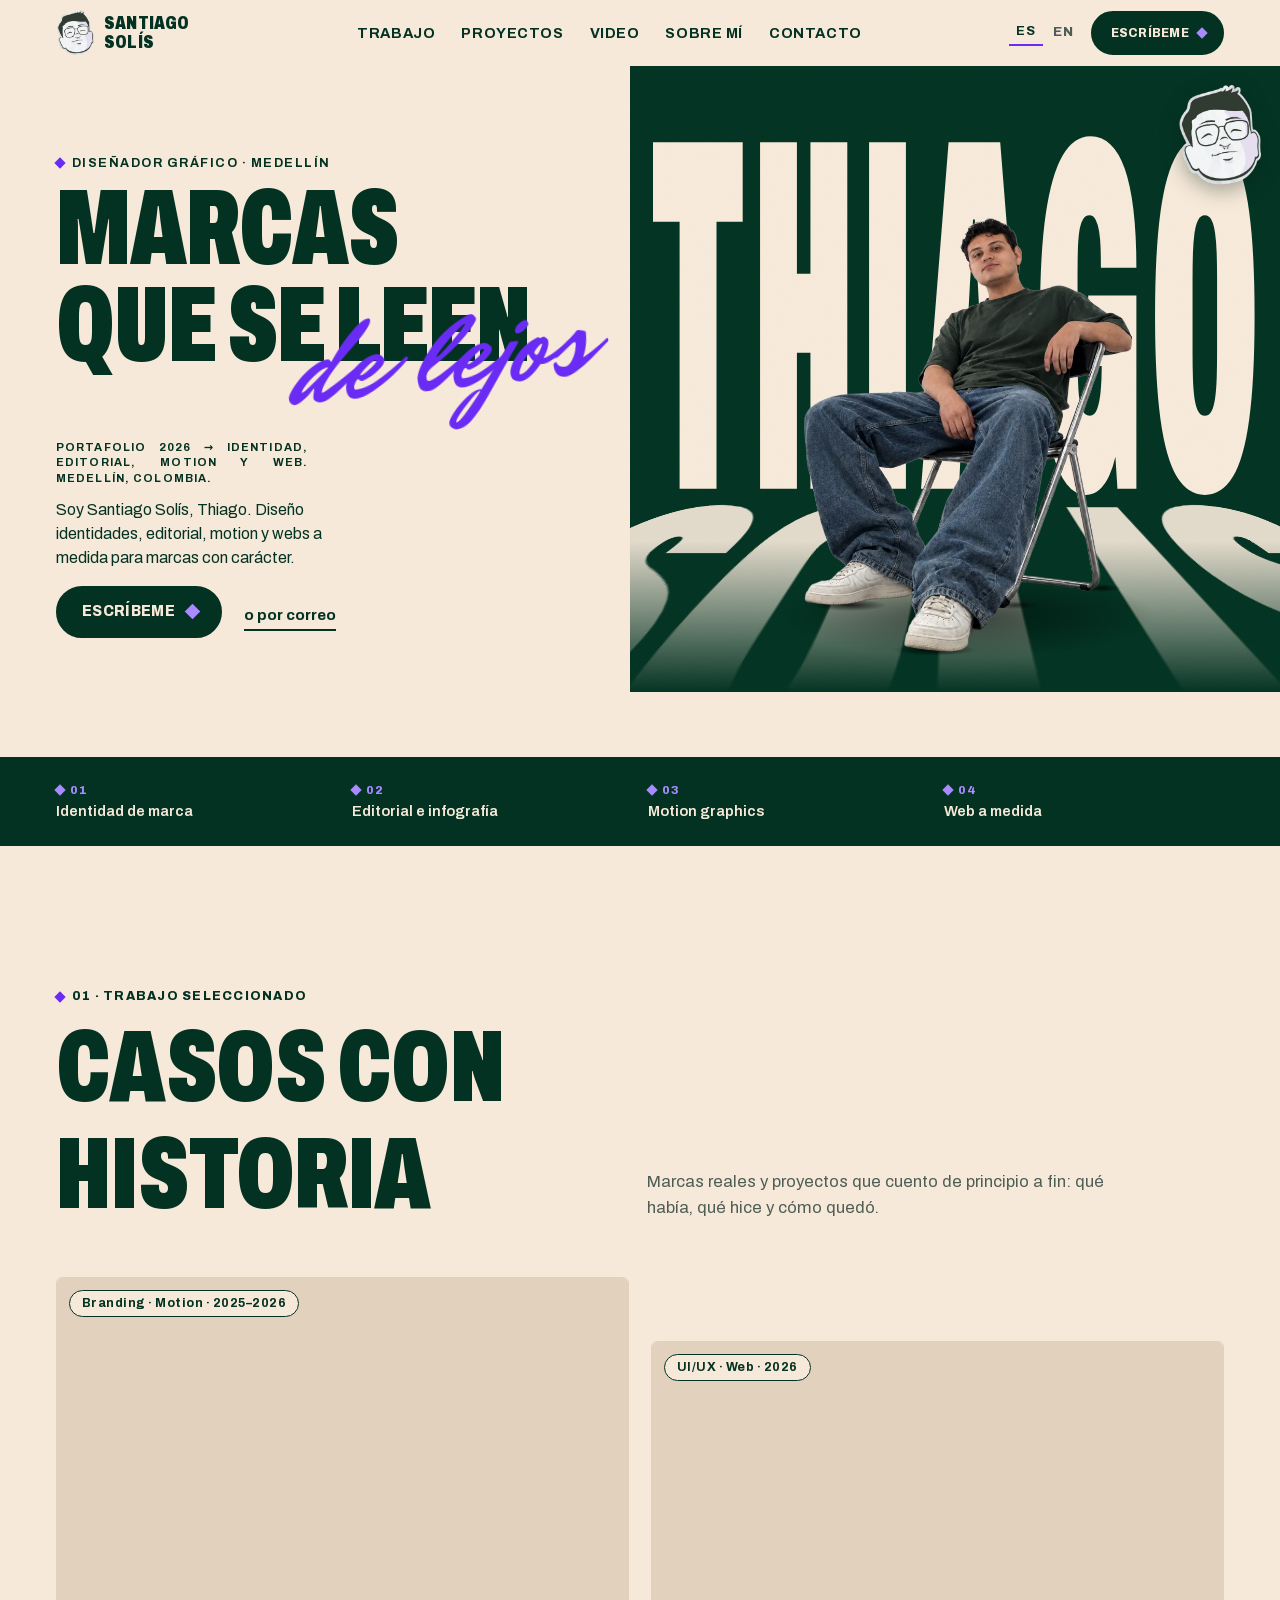
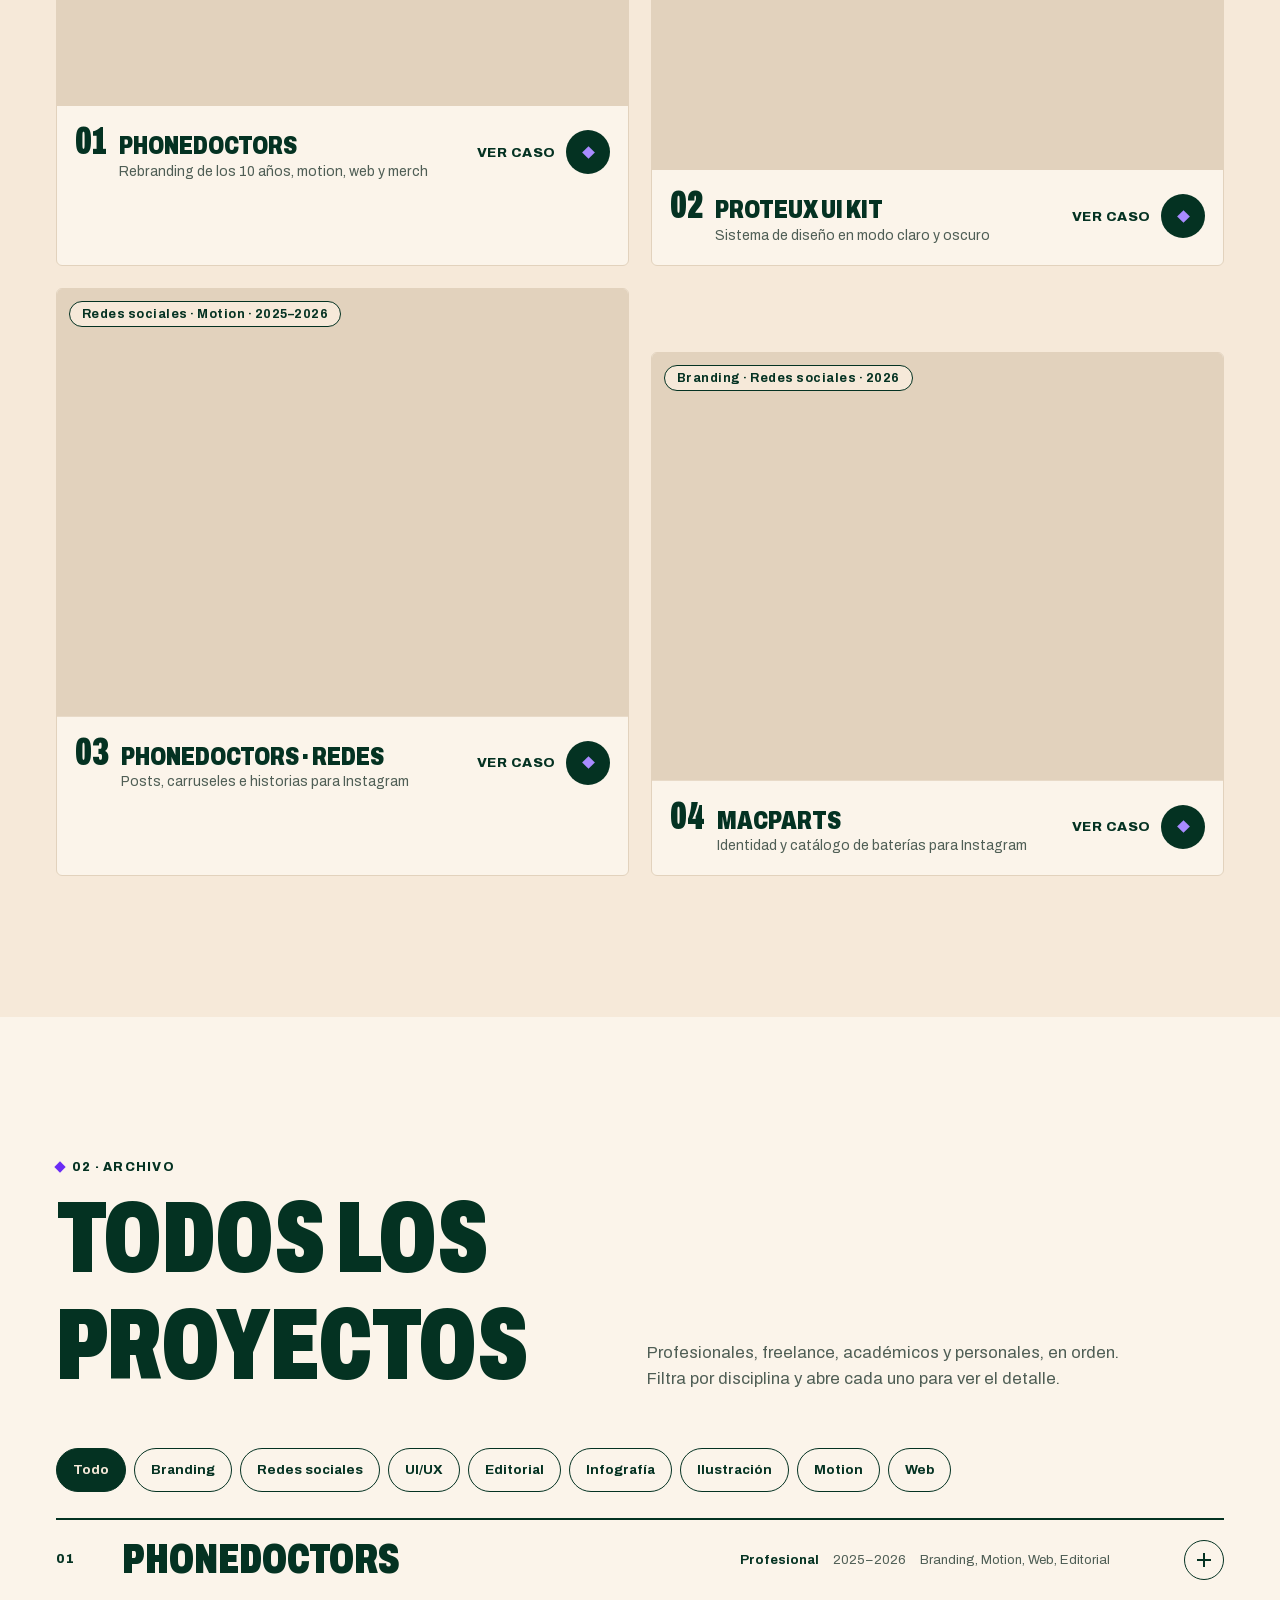
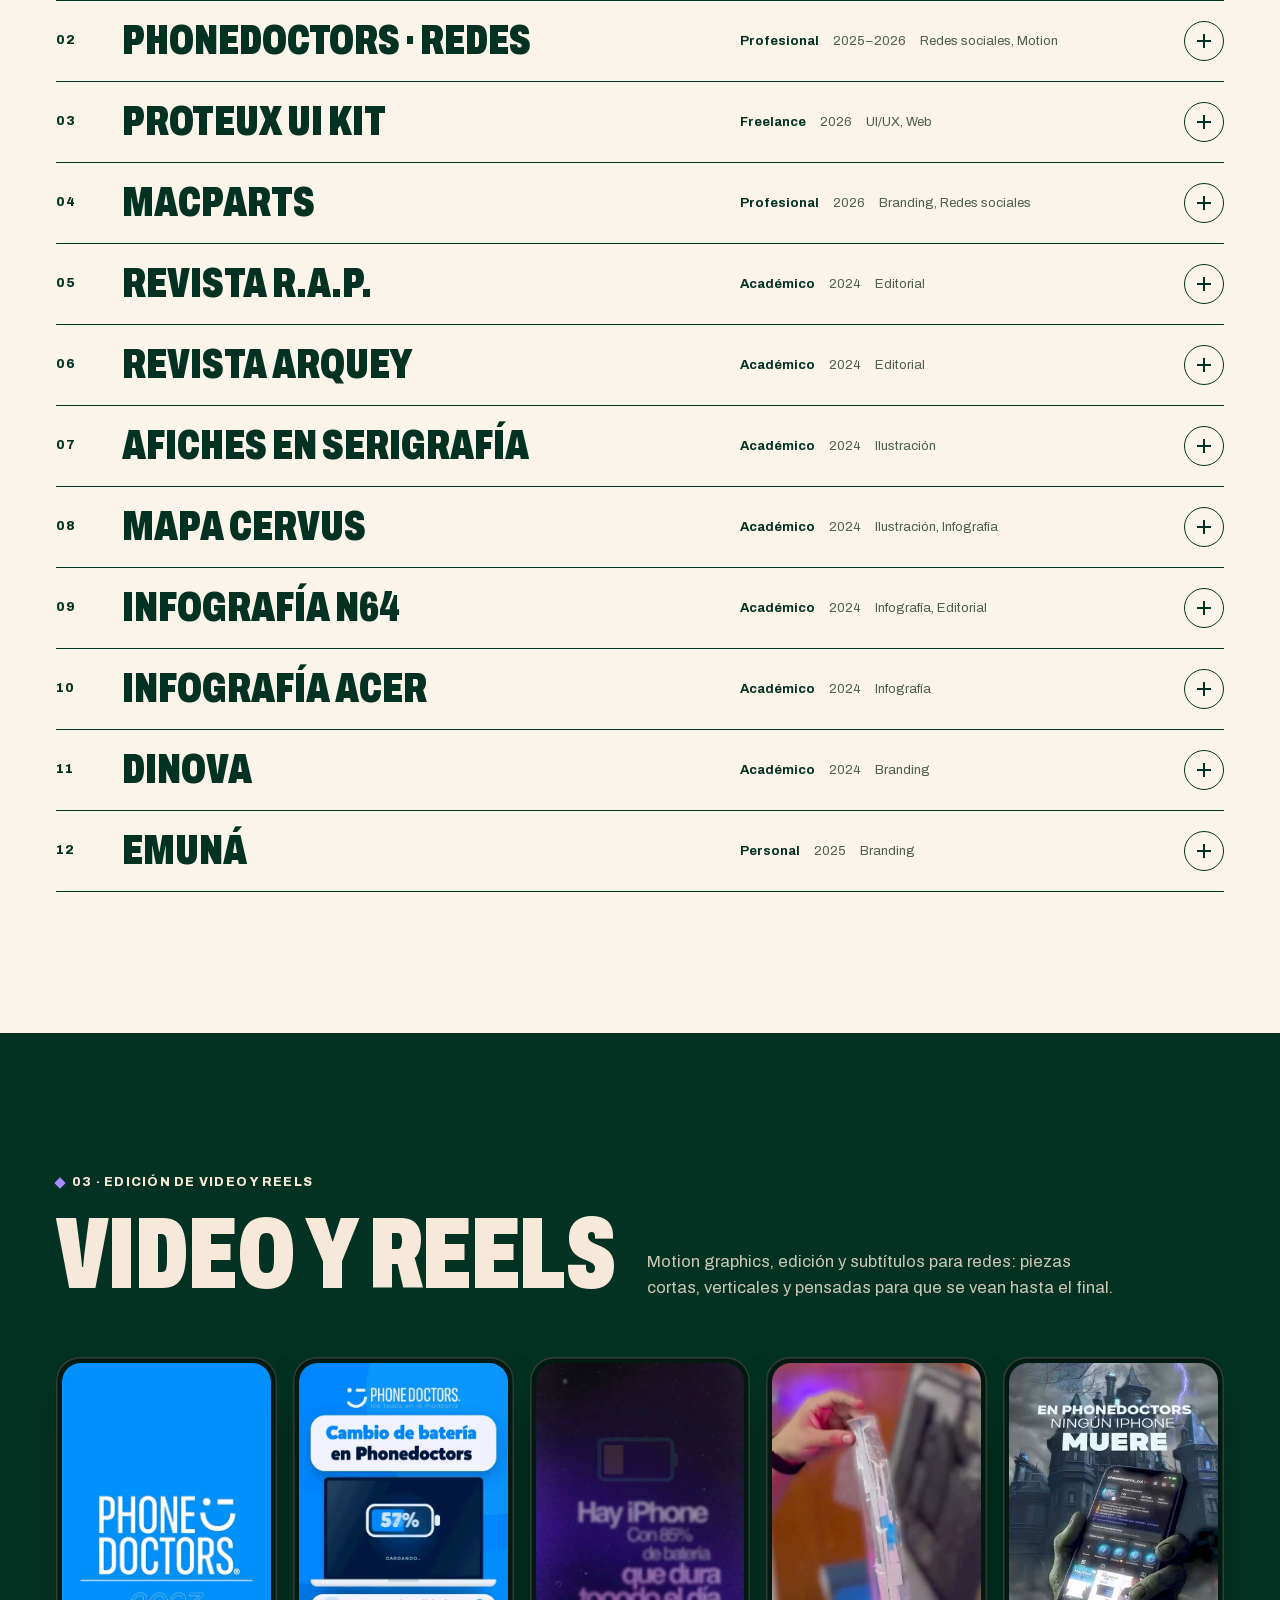
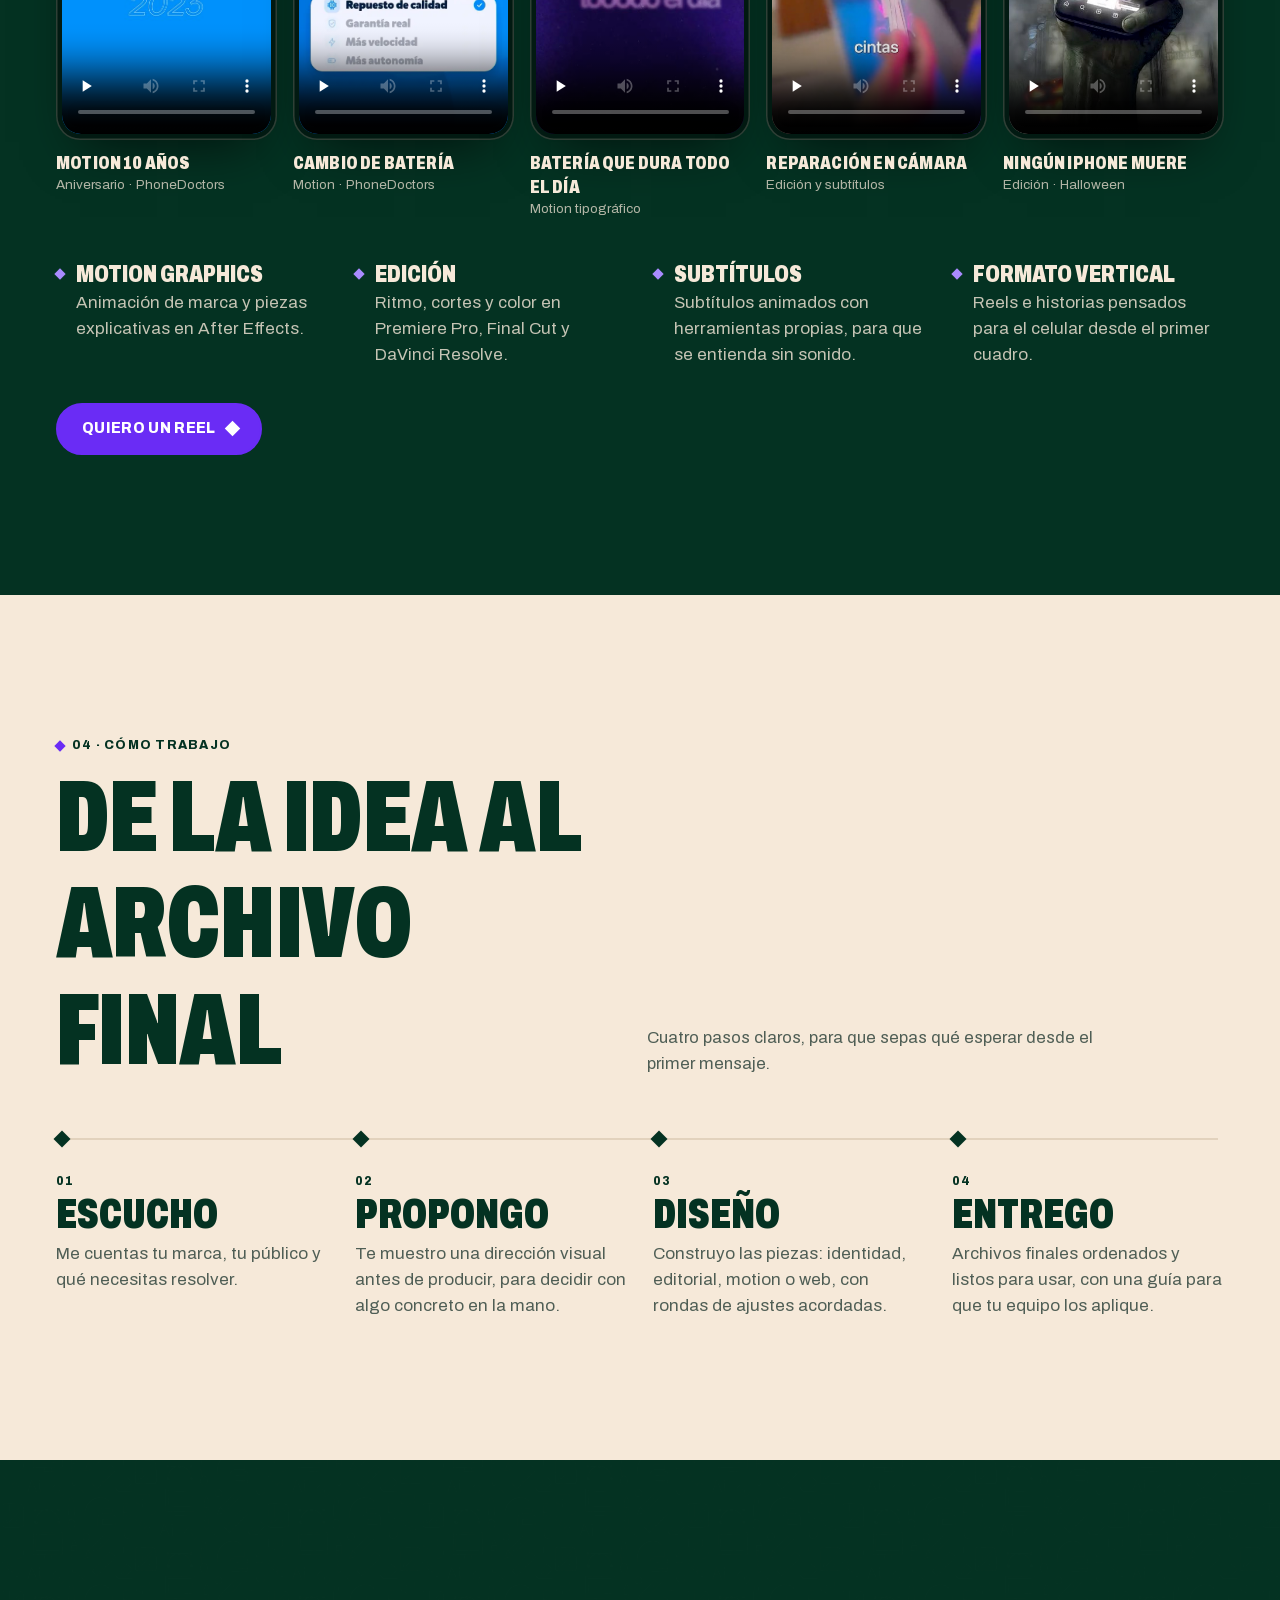
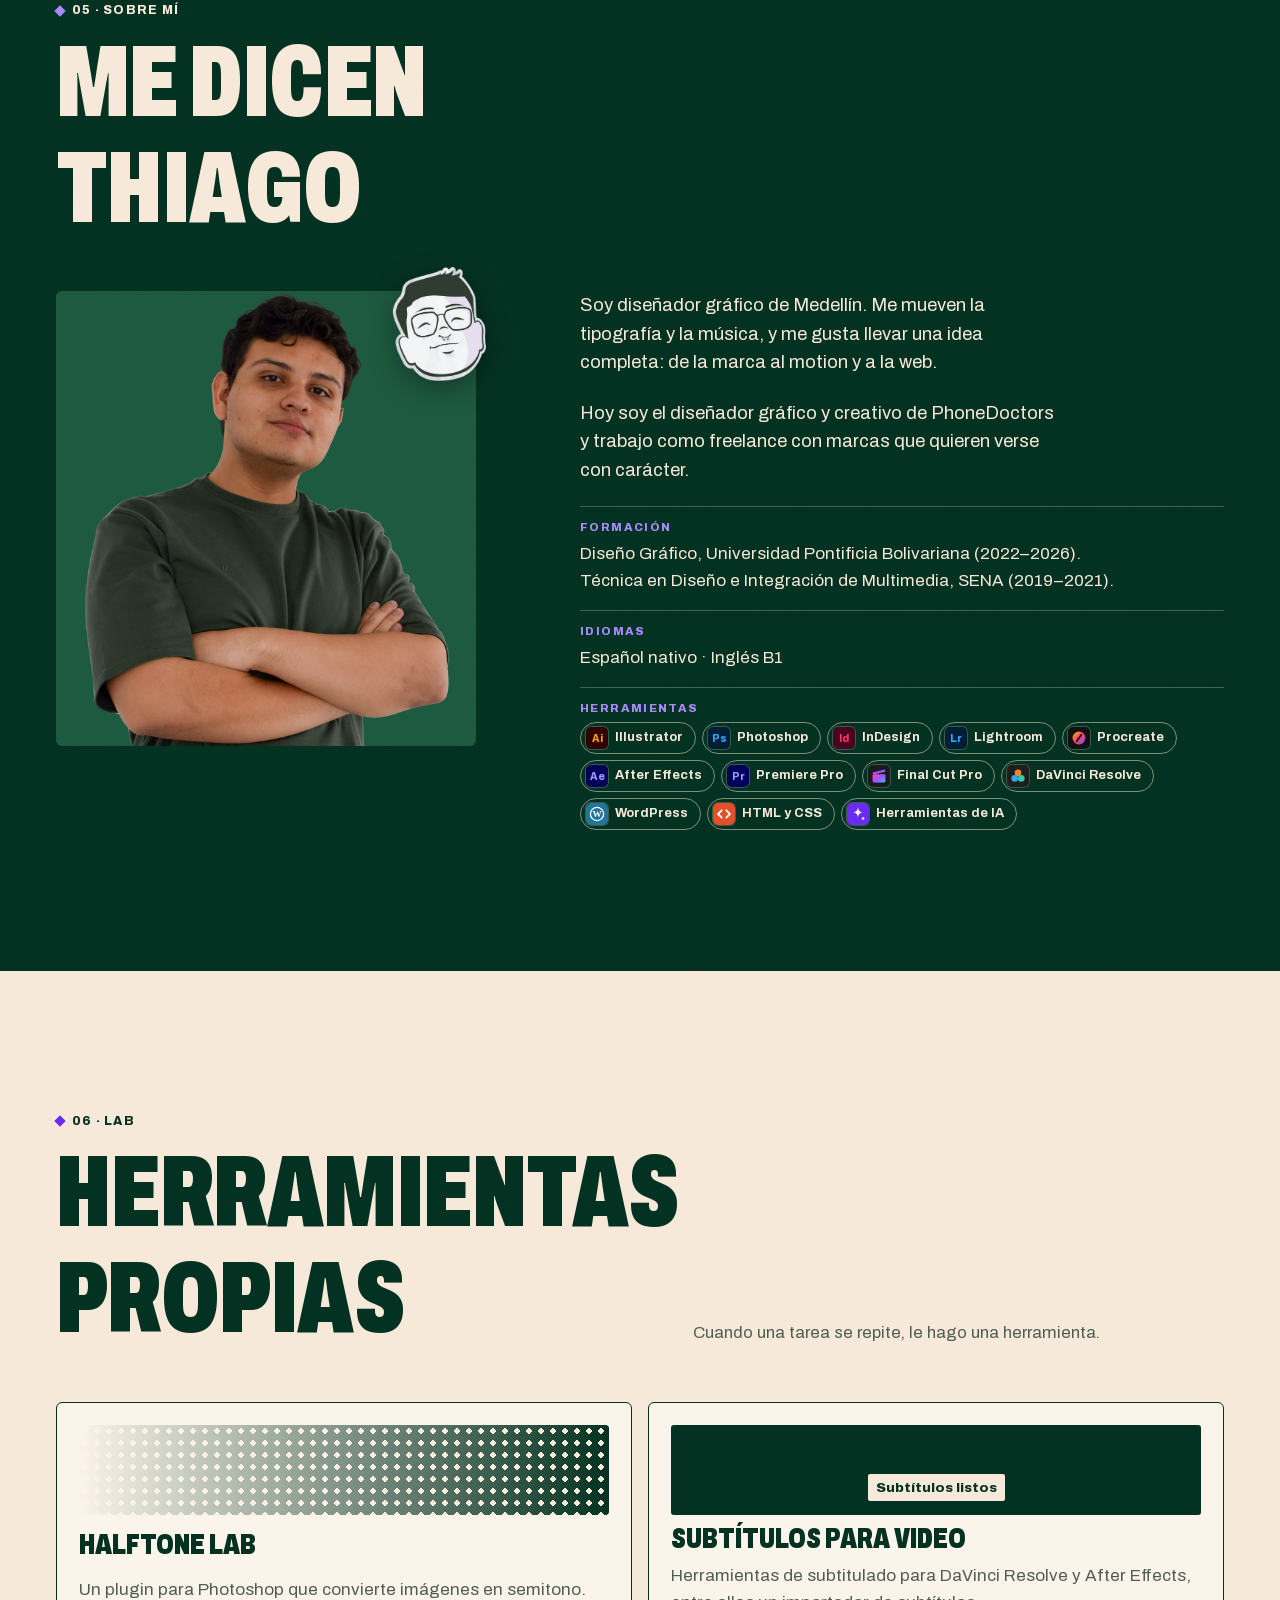
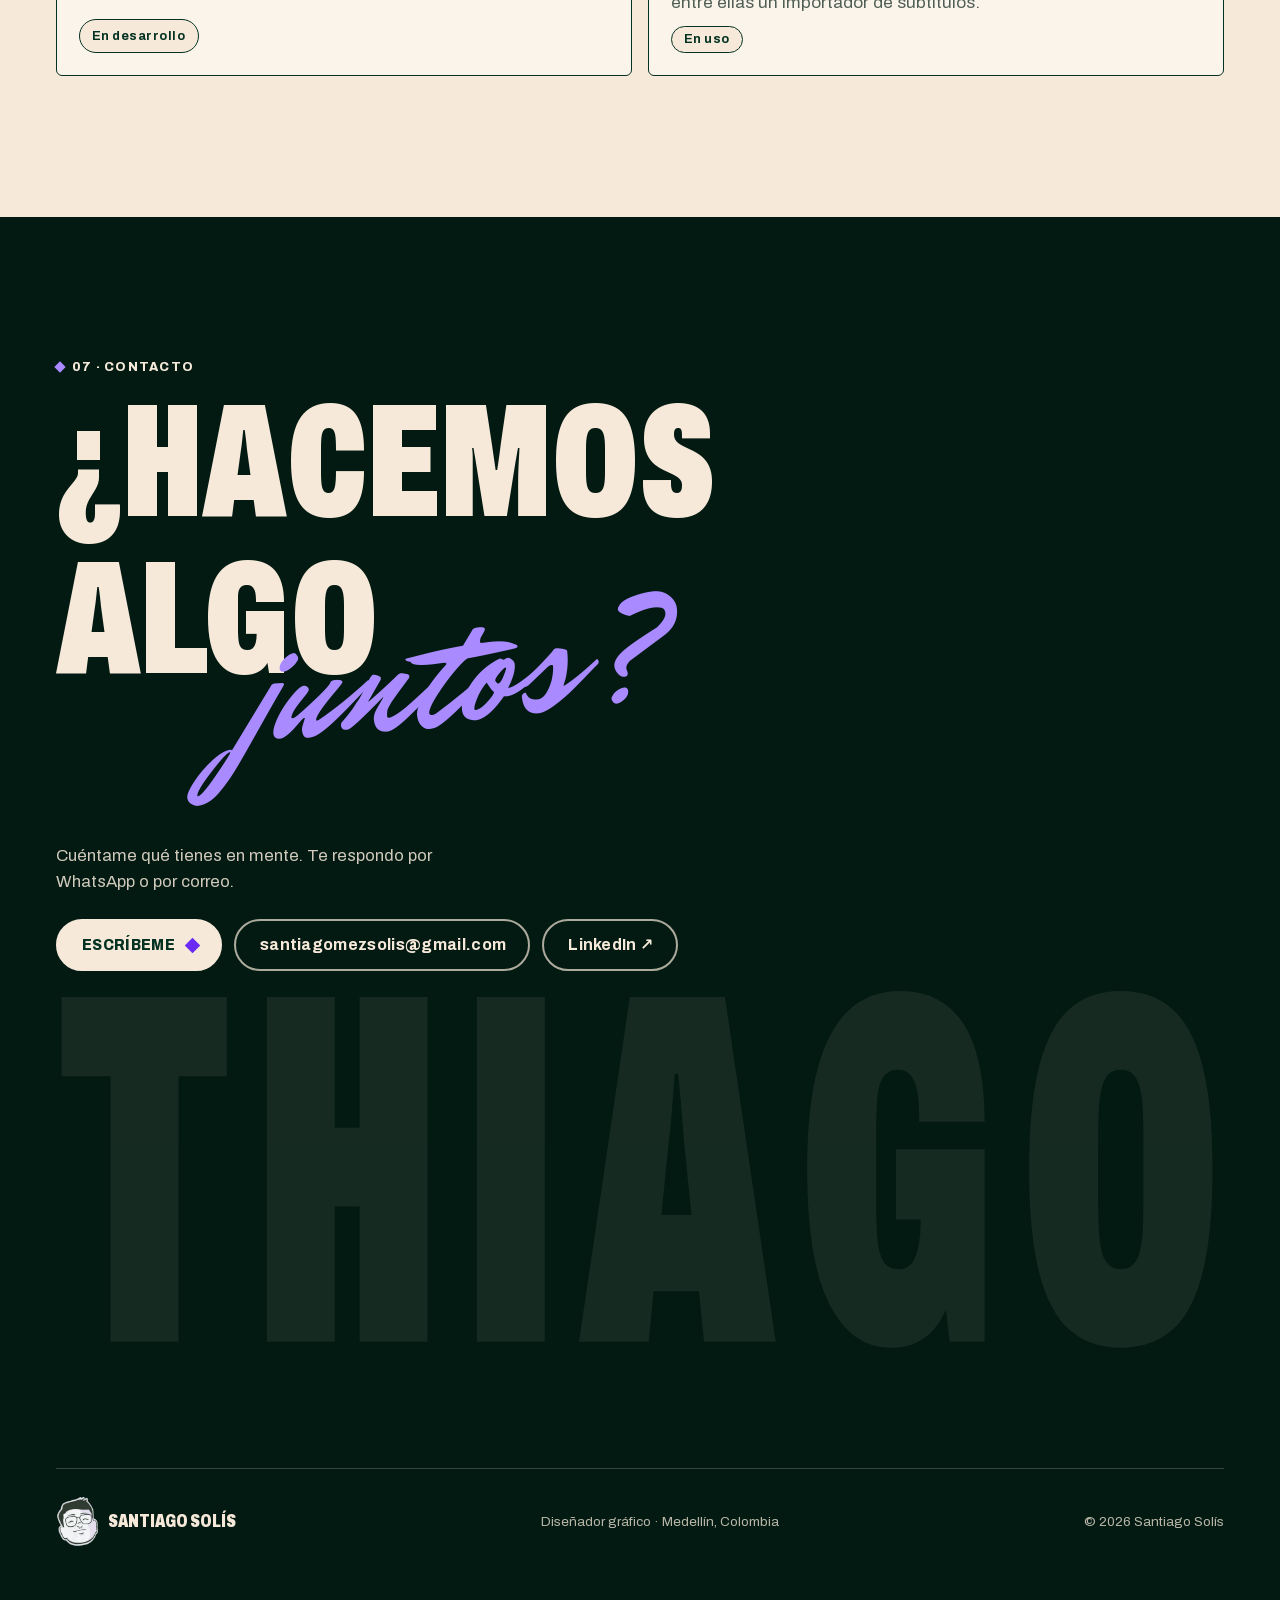
<file: index.html>
<!doctype html>
<html lang="es" class="no-js">
<head>
<meta charset="utf-8">
<meta name="viewport" content="width=device-width, initial-scale=1, viewport-fit=cover">
<title>Santiago Solís · Diseñador gráfico en Medellín</title>
<meta name="description" content="Portafolio de Santiago Solís (Thiago), diseñador gráfico en Medellín: identidad de marca, diseño editorial, infografía, motion graphics y webs a medida.">
<meta name="author" content="Santiago Solís">
<meta name="theme-color" content="#043222">
<meta name="google-site-verification" content="cN7cSL7ym-TgK8UzWIPQllnT6p45JyNAkOBaEl1ObcY">
<meta name="p:domain_verify" content="30a51b445b37fe9ec375fecde71c3692">
<meta property="og:type" content="website">
<meta property="og:locale" content="es_CO">
<meta property="og:title" content="Santiago Solís · Diseñador gráfico">
<meta property="og:description" content="Identidad, editorial, motion y webs a medida para marcas con carácter. Medellín, Colombia.">
<meta property="og:url" content="https://solisthiago.github.io/portafolio-thiago/">
<meta property="og:site_name" content="Santiago Solís">
<meta property="og:image" content="https://solisthiago.github.io/portafolio-thiago/img/og-imagen.jpg">
<meta property="og:image:alt" content="Santiago Solís, diseñador gráfico en Medellín">
<meta property="og:image:width" content="1200">
<meta property="og:image:height" content="630">
<meta name="twitter:card" content="summary_large_image">
<link rel="canonical" href="https://solisthiago.github.io/portafolio-thiago/">
<link rel="alternate" hreflang="es" href="https://solisthiago.github.io/portafolio-thiago/">
<link rel="alternate" hreflang="en" href="https://solisthiago.github.io/portafolio-thiago/en/">
<link rel="alternate" hreflang="x-default" href="https://solisthiago.github.io/portafolio-thiago/">
<link rel="icon" href="img/favicon-32.png" sizes="32x32" type="image/png">
<link rel="apple-touch-icon" href="img/apple-touch-icon.png">
<link rel="preload" href="fonts/archivo-var-latin.woff2" as="font" type="font/woff2" crossorigin>
<link rel="preload" href="fonts/mr-dafoe-latin.woff2" as="font" type="font/woff2" crossorigin>
<link rel="stylesheet" href="css/estilos.css?v=20261024c">
<script>document.documentElement.className=document.documentElement.className.replace('no-js','js');</script>
<script type="application/ld+json">
{"@context":"https://schema.org","@type":"Person","name":"Santiago Solís","alternateName":"Thiago","jobTitle":"Diseñador gráfico","email":"mailto:santiagomezsolis@gmail.com","address":{"@type":"PostalAddress","addressLocality":"Medellín","addressCountry":"CO"},"sameAs":["https://www.linkedin.com/in/santiago-solis-714525398/"],"alumniOf":[{"@type":"CollegeOrUniversity","name":"Universidad Pontificia Bolivariana"},{"@type":"EducationalOrganization","name":"SENA"}]}
</script>
</head>
<body>
<!-- ICONOS -->
<svg xmlns="http://www.w3.org/2000/svg" width="0" height="0" style="position:absolute;width:0;height:0;overflow:hidden" aria-hidden="true" focusable="false">
  <!-- Íconos de programas, dibujados a mano en el estilo de cada uno (24 × 24) -->
  <symbol id="i-ai" viewBox="0 0 24 24"><rect width="24" height="24" rx="5" fill="#330000"/><text x="12" y="16.4" fill="#FF9A00" font-family="Archivo,Arial,sans-serif" font-weight="800" font-size="11" text-anchor="middle">Ai</text></symbol>
  <symbol id="i-ps" viewBox="0 0 24 24"><rect width="24" height="24" rx="5" fill="#001E36"/><text x="12" y="16.4" fill="#31A8FF" font-family="Archivo,Arial,sans-serif" font-weight="800" font-size="11" text-anchor="middle">Ps</text></symbol>
  <symbol id="i-id" viewBox="0 0 24 24"><rect width="24" height="24" rx="5" fill="#49021F"/><text x="12" y="16.4" fill="#FF3366" font-family="Archivo,Arial,sans-serif" font-weight="800" font-size="11" text-anchor="middle">Id</text></symbol>
  <symbol id="i-lr" viewBox="0 0 24 24"><rect width="24" height="24" rx="5" fill="#001E36"/><text x="12" y="16.4" fill="#31A8FF" font-family="Archivo,Arial,sans-serif" font-weight="800" font-size="11" text-anchor="middle">Lr</text></symbol>
  <symbol id="i-ae" viewBox="0 0 24 24"><rect width="24" height="24" rx="5" fill="#00005B"/><text x="12" y="16.4" fill="#9999FF" font-family="Archivo,Arial,sans-serif" font-weight="800" font-size="11" text-anchor="middle">Ae</text></symbol>
  <symbol id="i-pr" viewBox="0 0 24 24"><rect width="24" height="24" rx="5" fill="#00005B"/><text x="12" y="16.4" fill="#9999FF" font-family="Archivo,Arial,sans-serif" font-weight="800" font-size="11" text-anchor="middle">Pr</text></symbol>
  <symbol id="i-procreate" viewBox="0 0 24 24"><defs><linearGradient id="g-pc" x1="0" y1="0" x2="1" y2="1"><stop offset="0" stop-color="#FFB800"/><stop offset=".5" stop-color="#FF3D6E"/><stop offset="1" stop-color="#5B5BFF"/></linearGradient></defs><rect width="24" height="24" rx="5" fill="#111"/><circle cx="12" cy="12" r="7" fill="url(#g-pc)"/><path d="M9.5 15.5l5-7" stroke="#111" stroke-width="2" stroke-linecap="round"/></symbol>
  <symbol id="i-fcp" viewBox="0 0 24 24"><defs><linearGradient id="g-fc" x1="0" y1="0" x2="1" y2="1"><stop offset="0" stop-color="#FF4FA3"/><stop offset=".5" stop-color="#A34FFF"/><stop offset="1" stop-color="#2FC6FF"/></linearGradient></defs><rect width="24" height="24" rx="5" fill="#1B1B1F"/><rect x="5" y="10" width="14" height="9" rx="1.5" fill="url(#g-fc)"/><path d="M5 8.2l13.4-3.4.6 2.3L5.6 10.5z" fill="url(#g-fc)"/></symbol>
  <symbol id="i-davinci" viewBox="0 0 24 24"><rect width="24" height="24" rx="5" fill="#1E1E1E"/><circle cx="12" cy="8.6" r="3.6" fill="#FF8A1F" opacity=".95"/><circle cx="8.4" cy="14.6" r="3.6" fill="#2FB7FF" opacity=".9"/><circle cx="15.6" cy="14.6" r="3.6" fill="#2FE0B0" opacity=".9"/></symbol>
  <symbol id="i-wp" viewBox="0 0 24 24"><rect width="24" height="24" rx="5" fill="#21759B"/><circle cx="12" cy="12" r="7.2" fill="none" stroke="#fff" stroke-width="1.4"/><text x="12" y="15.6" fill="#fff" font-family="Georgia,serif" font-weight="700" font-size="10" text-anchor="middle">W</text></symbol>
  <symbol id="i-html" viewBox="0 0 24 24"><rect width="24" height="24" rx="5" fill="#E34F26"/><path d="M9.5 8l-4 4 4 4M14.5 8l4 4-4 4" fill="none" stroke="#fff" stroke-width="2" stroke-linecap="round" stroke-linejoin="round"/></symbol>
  <symbol id="i-ia" viewBox="0 0 24 24"><rect width="24" height="24" rx="5" fill="#6A2CF5"/><path d="M12 4.5c.6 3.9 1.8 5.1 5.7 5.7-3.9.6-5.1 1.8-5.7 5.7-.6-3.9-1.8-5.1-5.7-5.7 3.9-.6 5.1-1.8 5.7-5.7z" fill="#fff"/><path d="M17.5 14.5c.3 1.6.8 2.1 2.4 2.4-1.6.3-2.1.8-2.4 2.4-.3-1.6-.8-2.1-2.4-2.4 1.6-.3 2.1-.8 2.4-2.4z" fill="#fff"/></symbol>
</svg><!-- /ICONOS -->
<a class="saltar" href="#trabajo">Saltar al trabajo</a>

<!-- ===== INICIO Navegación ===== -->
<header class="nav" data-nav data-pieza>
  <div class="nav__in">
    <a class="nav__logo" href="#inicio" aria-label="Santiago Solís, inicio"><img src="img/isotipo-260.webp" width="260" height="315" alt=""><span class="nav__nombre">Santiago Solís</span></a>
    <nav aria-label="Principal">
      <ul class="nav__links">
        <li><a href="#trabajo">Trabajo</a></li>
        <li><a href="#proyectos">Proyectos</a></li>
        <li><a href="#video">Video</a></li>
        <li><a href="#sobre-mi">Sobre mí</a></li>
        <li><a href="#contacto">Contacto</a></li>
      </ul>
    </nav>
    <div class="nav__der">
      <p class="idioma"><b aria-current="true">ES</b><a href="en/" hreflang="en" lang="en" aria-label="English version">EN</a></p>
      <a class="btn btn--sm" href="https://wa.me/573005198202?text=Hola%20Thiago%2C%20vi%20tu%20portafolio%20y%20quiero%20hablar%20de%20un%20proyecto." target="_blank" rel="noopener">Escríbeme <span class="btn__rombo"></span></a>
    </div>
  </div>
</header>
<!-- ===== FIN Navegación ===== -->

<main id="inicio">

<!-- ===== INICIO Portada ===== -->
<section class="portada" data-portada aria-labelledby="titular">
  <div class="escena" aria-hidden="true">
    <div class="afiche" data-pieza data-afiche>
      <div class="afiche__nombre" data-nombre><span>T</span><span>H</span><span>I</span><span>A</span><span>G</span><span>O</span></div>
      <div class="afiche__piso" data-piso><span>SOLÍS</span></div>
    </div>
    <div class="escena__figura" data-pieza data-hero-img>
      <span class="escena__sombra"></span>
      <picture>
        <source media="(min-width:700px)" srcset="img/thiago-silla-849.webp">
        <img class="escena__foto" src="img/thiago-silla-640.webp" width="849" height="1120" alt="" fetchpriority="high">
      </picture>
    </div>
    <img class="escena__iso" data-pieza data-iso data-rombo-origen src="img/isotipo-260.webp" width="260" height="315" alt="">
  </div>

  <div class="texto">
    <p class="ceja" data-pieza><span class="rombo"></span>Diseñador gráfico · Medellín</p>
    <div class="titulo-caja">
      <h1 class="titular" id="titular">
        <span class="l"><span class="l-in">Marcas</span></span>
        <span class="l"><span class="l-in">que se leen</span></span>
        <span class="oculto">de lejos</span>
      </h1>
      <p class="script" data-pieza data-script aria-hidden="true">de lejos</p>
    </div>
    <p class="micro" data-pieza>Portafolio 2026 → identidad, editorial, motion y web. Medellín, Colombia.</p>
    <p class="lead" data-pieza>Soy Santiago Solís, Thiago. Diseño identidades, editorial, motion y webs a medida para marcas con carácter.</p>
    <div class="acciones" data-pieza>
      <a class="btn" data-boton href="https://wa.me/573005198202?text=Hola%20Thiago%2C%20vi%20tu%20portafolio%20y%20quiero%20contarte%20de%20un%20proyecto." target="_blank" rel="noopener">Escríbeme <span class="btn__rombo" data-boton-rombo></span></a>
      <a class="link" href="mailto:santiagomezsolis@gmail.com?subject=Proyecto%20desde%20tu%20portafolio">o por correo</a>
    </div>
  </div>

  <ol class="disciplinas" data-pieza>
    <li><small><span class="rombo"></span>01</small>Identidad de marca</li>
    <li><small><span class="rombo"></span>02</small>Editorial e infografía</li>
    <li><small><span class="rombo"></span>03</small>Motion graphics</li>
    <li><small><span class="rombo"></span>04</small>Web a medida</li>
  </ol>
  <span class="rombo-viajero" aria-hidden="true"></span>
</section>
<!-- ===== FIN Portada ===== -->

<!-- ===== INICIO Trabajo seleccionado ===== -->
<section class="seccion" id="trabajo" aria-labelledby="t-trabajo">
  <div class="contenedor">
    <div class="seccion__cabeza">
      <p class="seccion__num"><span class="rombo"></span>01 · Trabajo seleccionado</p>
      <h2 class="h2" id="t-trabajo" data-split>Casos con historia</h2>
      <p class="entrada" data-reveal>Marcas reales y proyectos que cuento de principio a fin: qué había, qué hice y cómo quedó.</p>
    </div>
    <div class="casos">
<!-- PROYECTOS:DESTACADOS -->
      <a class="caso" href="#p-phonedoctors" data-caso>
        <div class="caso__img" data-caso-img><picture><source media="(min-width:700px)" srcset="img/proyectos/phd-11-1200.webp"><img src="img/proyectos/phd-11-640.webp" width="1200" height="848" alt="Manual de uso del logo: versiones, color, tipografías y espacio de respeto" loading="lazy" decoding="async"></picture><span class="pildora caso__tag">Branding · Motion · 2025–2026</span></div>
        <div class="caso__cuerpo">
          <span class="caso__n">01</span>
          <h3>PhoneDoctors</h3>
          <span class="caso__meta">Rebranding de los 10 años, motion, web y merch</span>
          <span class="caso__ver">Ver caso <span class="caso__ir" aria-hidden="true"><i></i></span></span>
        </div>
      </a>
      <a class="caso" href="#p-proteux" data-caso>
        <div class="caso__img" data-caso-img><picture><source media="(min-width:700px)" srcset="img/proyectos/pux-5-1200.webp"><img src="img/proyectos/pux-5-640.webp" width="944" height="739" alt="Interfaz de ejemplo: dashboard que combina los componentes" loading="lazy" decoding="async"></picture><span class="pildora caso__tag">UI/UX · Web · 2026</span></div>
        <div class="caso__cuerpo">
          <span class="caso__n">02</span>
          <h3>Proteux UI Kit</h3>
          <span class="caso__meta">Sistema de diseño en modo claro y oscuro</span>
          <span class="caso__ver">Ver caso <span class="caso__ir" aria-hidden="true"><i></i></span></span>
        </div>
      </a>
      <a class="caso" href="#p-phonedoctors-redes" data-caso>
        <div class="caso__img" data-caso-img><picture><source media="(min-width:700px)" srcset="img/proyectos/phdr-1-1200.webp"><img src="img/proyectos/phdr-1-640.webp" width="1024" height="1280" alt="Post: ¿cuándo debo cambiar la batería de mi iPhone?" loading="lazy" decoding="async"></picture><span class="pildora caso__tag">Redes sociales · Motion · 2025–2026</span></div>
        <div class="caso__cuerpo">
          <span class="caso__n">03</span>
          <h3>PhoneDoctors · Redes</h3>
          <span class="caso__meta">Posts, carruseles e historias para Instagram</span>
          <span class="caso__ver">Ver caso <span class="caso__ir" aria-hidden="true"><i></i></span></span>
        </div>
      </a>
      <a class="caso" href="#p-macparts" data-caso>
        <div class="caso__img" data-caso-img><picture><source media="(min-width:700px)" srcset="img/proyectos/mac-1-1200.webp"><img src="img/proyectos/mac-1-640.webp" width="1024" height="1280" alt="Post de producto: batería A1466 para MacBook Air 13&quot;" loading="lazy" decoding="async"></picture><span class="pildora caso__tag">Branding · Redes sociales · 2026</span></div>
        <div class="caso__cuerpo">
          <span class="caso__n">04</span>
          <h3>Macparts</h3>
          <span class="caso__meta">Identidad y catálogo de baterías para Instagram</span>
          <span class="caso__ver">Ver caso <span class="caso__ir" aria-hidden="true"><i></i></span></span>
        </div>
      </a>
<!-- /PROYECTOS:DESTACADOS -->
    </div>
  </div>
</section>
<!-- ===== FIN Trabajo seleccionado ===== -->

<!-- ===== INICIO Todos los proyectos ===== -->
<section class="seccion proyectos" id="proyectos" aria-labelledby="t-proyectos">
  <div class="contenedor">
    <div class="seccion__cabeza">
      <p class="seccion__num"><span class="rombo"></span>02 · Archivo</p>
      <h2 class="h2" id="t-proyectos" data-split>Todos los proyectos</h2>
      <p class="entrada" data-reveal>Profesionales, freelance, académicos y personales, en orden. Filtra por disciplina y abre cada uno para ver el detalle.</p>
    </div>
    <ul class="filtros" aria-label="Filtrar por disciplina">
<!-- PROYECTOS:FILTROS -->
        <li><button type="button" class="filtro" data-filtro="todo" aria-pressed="true">Todo</button></li>
        <li><button type="button" class="filtro" data-filtro="Branding" aria-pressed="false">Branding</button></li>
        <li><button type="button" class="filtro" data-filtro="Redes sociales" aria-pressed="false">Redes sociales</button></li>
        <li><button type="button" class="filtro" data-filtro="UI/UX" aria-pressed="false">UI/UX</button></li>
        <li><button type="button" class="filtro" data-filtro="Editorial" aria-pressed="false">Editorial</button></li>
        <li><button type="button" class="filtro" data-filtro="Infografía" aria-pressed="false">Infografía</button></li>
        <li><button type="button" class="filtro" data-filtro="Ilustración" aria-pressed="false">Ilustración</button></li>
        <li><button type="button" class="filtro" data-filtro="Motion" aria-pressed="false">Motion</button></li>
        <li><button type="button" class="filtro" data-filtro="Web" aria-pressed="false">Web</button></li>
<!-- /PROYECTOS:FILTROS -->
    </ul>
    <div class="lista" data-lista>
<!-- PROYECTOS:LISTA -->
      <details class="proy" id="p-phonedoctors" data-tags="Branding Motion Web Editorial" data-cover="img/proyectos/phd-11-640.webp" data-fila>
        <summary>
          <span class="proy__n">01</span>
          <span class="proy__nombre">PhoneDoctors</span>
          <span class="proy__meta"><span class="proy__tipo">Profesional</span><span>2025–2026</span><span>Branding, Motion, Web, Editorial</span></span>
          <span class="proy__abrir" aria-hidden="true"></span>
        </summary>
        <div class="proy__cuerpo">
          <div class="proy__texto">
            <p>PhoneDoctors es un centro de reparación de dispositivos Apple en Medellín. Para su 10.º aniversario necesitaba una imagen que contara quién es hoy.</p>
            <p>Trabajo ahí como el departamento creativo de una sola persona: renové la identidad y armé el sistema de logotipo, consolidé el tagline «Los tesos en la manzana», hice la pieza de lanzamiento en motion, rediseñé el sitio web y diseñé piezas editoriales y una línea de merch.</p>
            <dl class="ficha">
              <dt>Rol</dt><dd>Diseño gráfico, motion, web y dirección creativa</dd>
              <dt>Equipo</dt><dd>Diseño · Santiago Solís</dd>
              <dt>Herramientas</dt><dd><ul class="programas"><li><svg class="ico" aria-hidden="true"><use href="#i-ai"/></svg>Illustrator</li><li><svg class="ico" aria-hidden="true"><use href="#i-ps"/></svg>Photoshop</li><li><svg class="ico" aria-hidden="true"><use href="#i-ae"/></svg>After Effects</li><li><svg class="ico" aria-hidden="true"><use href="#i-id"/></svg>InDesign</li></ul></dd>
            </dl>
            <a class="btn btn--acento" href="https://wa.me/573005198202?text=Hola%20Thiago%2C%20vi%20el%20proyecto%20PhoneDoctors%20en%20tu%20portafolio%20y%20quiero%20hablar%20de%20algo%20parecido." target="_blank" rel="noopener">Quiero algo así <span class="btn__rombo"></span></a>
          </div>
          <div class="galeria" data-lenis-prevent tabindex="0" aria-label="Imágenes de PhoneDoctors">
            <figure><picture><source media="(min-width:700px)" srcset="img/proyectos/phd-11-1200.webp"><img src="img/proyectos/phd-11-640.webp" width="1200" height="848" alt="Manual de uso del logo: versiones, color, tipografías y espacio de respeto" loading="lazy" decoding="async"></picture><figcaption>Manual de uso del logo: versiones, color, tipografías y espacio de respeto</figcaption></figure>
            <figure><picture><source media="(min-width:700px)" srcset="img/proyectos/phd-1-1200.webp"><img src="img/proyectos/phd-1-640.webp" width="1200" height="675" alt="Sistema de logotipo de PhoneDoctors en sus versiones" loading="lazy" decoding="async"></picture><figcaption>Sistema de logotipo de PhoneDoctors en sus versiones</figcaption></figure>
            <figure><picture><source media="(min-width:700px)" srcset="img/proyectos/phd-12-1200.webp"><img src="img/proyectos/phd-12-640.webp" width="1200" height="1200" alt="Logo en bloque en las seis combinaciones de color de la marca" loading="lazy" decoding="async"></picture><figcaption>Logo en bloque en las seis combinaciones de color de la marca</figcaption></figure>
            <figure><picture><source media="(min-width:700px)" srcset="img/proyectos/phd-13-1200.webp"><img src="img/proyectos/phd-13-640.webp" width="1200" height="800" alt="Logo horizontal sobre los cuatro fondos de la marca" loading="lazy" decoding="async"></picture><figcaption>Logo horizontal sobre los cuatro fondos de la marca</figcaption></figure>
            <figure><picture><source media="(min-width:700px)" srcset="img/proyectos/phd-7-1200.webp"><img src="img/proyectos/phd-7-640.webp" width="940" height="606" alt="Logotipo de PhoneDoctors" loading="lazy" decoding="async"></picture><figcaption>Logotipo de PhoneDoctors</figcaption></figure>
            <figure><picture><source media="(min-width:700px)" srcset="img/proyectos/phd-2-1200.webp"><img src="img/proyectos/phd-2-640.webp" width="1200" height="659" alt="Cuadro de la pieza de lanzamiento en motion" loading="lazy" decoding="async"></picture><figcaption>Cuadro de la pieza de lanzamiento en motion</figcaption></figure>
            <figure><picture><source media="(min-width:700px)" srcset="img/proyectos/phd-3-1200.webp"><img src="img/proyectos/phd-3-640.webp" width="1200" height="1111" alt="Rediseño del sitio web en computador y celular" loading="lazy" decoding="async"></picture><figcaption>Rediseño del sitio web en computador y celular</figcaption></figure>
            <figure><picture><source media="(min-width:700px)" srcset="img/proyectos/phd-4-1200.webp"><img src="img/proyectos/phd-4-640.webp" width="1200" height="795" alt="Carrusel de Instagram sobre el iPhone 17" loading="lazy" decoding="async"></picture><figcaption>Carrusel de Instagram sobre el iPhone 17</figcaption></figure>
            <figure><picture><source media="(min-width:700px)" srcset="img/proyectos/phd-5-1200.webp"><img src="img/proyectos/phd-5-640.webp" width="1200" height="888" alt="Serie de cuadros sobre la evolución del iPhone" loading="lazy" decoding="async"></picture><figcaption>Serie de cuadros sobre la evolución del iPhone</figcaption></figure>
            <figure><picture><source media="(min-width:700px)" srcset="img/proyectos/phd-6-1200.webp"><img src="img/proyectos/phd-6-640.webp" width="1200" height="591" alt="Hoodie, gorra y jersey con el patrón de la marca" loading="lazy" decoding="async"></picture><figcaption>Hoodie, gorra y jersey con el patrón de la marca</figcaption></figure>
            <figure><picture><source media="(min-width:700px)" srcset="img/proyectos/phd-14-1200.webp"><img src="img/proyectos/phd-14-640.webp" width="1200" height="1011" alt="Camisetas con el logo «Phd» y el sello #LosTesosEnLaManzana" loading="lazy" decoding="async"></picture><figcaption>Camisetas con el logo «Phd» y el sello #LosTesosEnLaManzana</figcaption></figure>
            <figure><picture><source media="(min-width:700px)" srcset="img/proyectos/phd-15-1200.webp"><img src="img/proyectos/phd-15-640.webp" width="1200" height="676" alt="Gorra bordada con el sello de la marca" loading="lazy" decoding="async"></picture><figcaption>Gorra bordada con el sello de la marca</figcaption></figure>
            <figure><picture><source media="(min-width:700px)" srcset="img/proyectos/phd-16-1200.webp"><img src="img/proyectos/phd-16-640.webp" width="1200" height="540" alt="Arte del vaso con la frase del equipo" loading="lazy" decoding="async"></picture><figcaption>Arte del vaso con la frase del equipo</figcaption></figure>
            <figure class="video"><video src="img/proyectos/phd-v1.mp4" poster="img/proyectos/phd-v1.webp" width="576" height="464" muted loop playsinline preload="none" controls data-auto aria-label="Taza en 3D con el sistema gráfico de PhoneDoctors"></video><figcaption>Taza en 3D con el sistema gráfico de PhoneDoctors</figcaption></figure>
            <figure class="video"><video src="img/proyectos/phd-v2.mp4" poster="img/proyectos/phd-v2.webp" width="496" height="480" muted loop playsinline preload="none" controls data-auto aria-label="Otra versión de la taza, con el sello de la marca"></video><figcaption>Otra versión de la taza, con el sello de la marca</figcaption></figure>
          </div>
        </div>
      </details>
      <details class="proy" id="p-phonedoctors-redes" data-tags="Redes sociales Motion" data-cover="img/proyectos/phdr-1-640.webp" data-fila>
        <summary>
          <span class="proy__n">02</span>
          <span class="proy__nombre">PhoneDoctors · Redes</span>
          <span class="proy__meta"><span class="proy__tipo">Profesional</span><span>2025–2026</span><span>Redes sociales, Motion</span></span>
          <span class="proy__abrir" aria-hidden="true"></span>
        </summary>
        <div class="proy__cuerpo">
          <div class="proy__texto">
            <p>Además del rebranding, llevo las redes de PhoneDoctors: posts, carruseles e historias para Instagram, con un sistema visual que mantiene la marca reconocible en cada pieza.</p>
            <p>Hay piezas educativas (cuándo cambiar la batería, qué hacer si se quiebra la pantalla), de producto, campañas para aliados como clubes de motos y piezas internas para el equipo.</p>
            <dl class="ficha">
              <dt>Rol</dt><dd>Diseño para redes sociales y dirección de arte</dd>
              <dt>Equipo</dt><dd>Diseño · Santiago Solís</dd>
              <dt>Herramientas</dt><dd><ul class="programas"><li><svg class="ico" aria-hidden="true"><use href="#i-ai"/></svg>Illustrator</li><li><svg class="ico" aria-hidden="true"><use href="#i-ps"/></svg>Photoshop</li><li><svg class="ico" aria-hidden="true"><use href="#i-ae"/></svg>After Effects</li><li><svg class="ico" aria-hidden="true"><use href="#i-ia"/></svg>Herramientas de IA</li></ul></dd>
            </dl>
            <a class="btn btn--acento" href="https://wa.me/573005198202?text=Hola%20Thiago%2C%20vi%20el%20proyecto%20PhoneDoctors%20%C2%B7%20Redes%20en%20tu%20portafolio%20y%20quiero%20hablar%20de%20algo%20parecido." target="_blank" rel="noopener">Quiero algo así <span class="btn__rombo"></span></a>
          </div>
          <div class="galeria" data-lenis-prevent tabindex="0" aria-label="Imágenes de PhoneDoctors · Redes">
            <figure class="vertical"><picture><source media="(min-width:700px)" srcset="img/proyectos/phdr-1-1200.webp"><img src="img/proyectos/phdr-1-640.webp" width="1024" height="1280" alt="Post: ¿cuándo debo cambiar la batería de mi iPhone?" loading="lazy" decoding="async"></picture><figcaption>Post: ¿cuándo debo cambiar la batería de mi iPhone?</figcaption></figure>
            <figure class="vertical"><picture><source media="(min-width:700px)" srcset="img/proyectos/phdr-3-1200.webp"><img src="img/proyectos/phdr-3-640.webp" width="1023" height="1280" alt="Carrusel del astronauta: ¿cuándo es necesario cambiar tu batería?" loading="lazy" decoding="async"></picture><figcaption>Carrusel del astronauta: ¿cuándo es necesario cambiar tu batería?</figcaption></figure>
            <figure class="vertical"><picture><source media="(min-width:700px)" srcset="img/proyectos/phdr-2-1200.webp"><img src="img/proyectos/phdr-2-640.webp" width="1023" height="1280" alt="Carrusel del astronauta: cambia tu batería cuando…" loading="lazy" decoding="async"></picture><figcaption>Carrusel del astronauta: cambia tu batería cuando…</figcaption></figure>
            <figure class="vertical"><picture><source media="(min-width:700px)" srcset="img/proyectos/phdr-4-1200.webp"><img src="img/proyectos/phdr-4-640.webp" width="1024" height="1280" alt="Post: ¿se quebró la pantalla de tu iPhone?" loading="lazy" decoding="async"></picture><figcaption>Post: ¿se quebró la pantalla de tu iPhone?</figcaption></figure>
            <figure class="vertical"><picture><source media="(min-width:700px)" srcset="img/proyectos/phdr-5-1200.webp"><img src="img/proyectos/phdr-5-640.webp" width="1024" height="1280" alt="Post: renueva tu iPhone con plan retoma" loading="lazy" decoding="async"></picture><figcaption>Post: renueva tu iPhone con plan retoma</figcaption></figure>
            <figure class="vertical"><picture><source media="(min-width:700px)" srcset="img/proyectos/phdr-6-1200.webp"><img src="img/proyectos/phdr-6-640.webp" width="720" height="1280" alt="Historia: renueva tu iPhone hoy" loading="lazy" decoding="async"></picture><figcaption>Historia: renueva tu iPhone hoy</figcaption></figure>
            <figure class="vertical"><picture><source media="(min-width:700px)" srcset="img/proyectos/phdr-7-1200.webp"><img src="img/proyectos/phdr-7-640.webp" width="720" height="1280" alt="Historia: ¿tus equipos Apple cumplieron su ciclo?" loading="lazy" decoding="async"></picture><figcaption>Historia: ¿tus equipos Apple cumplieron su ciclo?</figcaption></figure>
            <figure class="vertical"><picture><source media="(min-width:700px)" srcset="img/proyectos/phdr-8-1200.webp"><img src="img/proyectos/phdr-8-640.webp" width="1024" height="1280" alt="Campaña de mantenimiento con precio de socio para un club de motos" loading="lazy" decoding="async"></picture><figcaption>Campaña de mantenimiento con precio de socio para un club de motos</figcaption></figure>
            <figure class="vertical"><picture><source media="(min-width:700px)" srcset="img/proyectos/phdr-9-1200.webp"><img src="img/proyectos/phdr-9-640.webp" width="1024" height="1280" alt="Segunda versión de la campaña para clubes de motos" loading="lazy" decoding="async"></picture><figcaption>Segunda versión de la campaña para clubes de motos</figcaption></figure>
            <figure class="vertical"><picture><source media="(min-width:700px)" srcset="img/proyectos/phdr-10-1200.webp"><img src="img/proyectos/phdr-10-640.webp" width="1200" height="1500" alt="Post de producto: Smart Watch Garmin Venu" loading="lazy" decoding="async"></picture><figcaption>Post de producto: Smart Watch Garmin Venu</figcaption></figure>
            <figure class="vertical"><picture><source media="(min-width:700px)" srcset="img/proyectos/phdr-11-1200.webp"><img src="img/proyectos/phdr-11-640.webp" width="1024" height="1280" alt="Post: ¿llega iOS 27 a tu iPhone?" loading="lazy" decoding="async"></picture><figcaption>Post: ¿llega iOS 27 a tu iPhone?</figcaption></figure>
            <figure class="vertical"><picture><source media="(min-width:700px)" srcset="img/proyectos/phdr-12-1200.webp"><img src="img/proyectos/phdr-12-640.webp" width="1024" height="1280" alt="Post de producto: Mac Case para MacBook" loading="lazy" decoding="async"></picture><figcaption>Post de producto: Mac Case para MacBook</figcaption></figure>
            <figure class="vertical"><picture><source media="(min-width:700px)" srcset="img/proyectos/phdr-13-1200.webp"><img src="img/proyectos/phdr-13-640.webp" width="1200" height="1500" alt="Post: regreso a clases con MacBook Air M1" loading="lazy" decoding="async"></picture><figcaption>Post: regreso a clases con MacBook Air M1</figcaption></figure>
            <figure class="vertical"><picture><source media="(min-width:700px)" srcset="img/proyectos/phdr-14-1200.webp"><img src="img/proyectos/phdr-14-640.webp" width="1024" height="1280" alt="Post interno: día de hamburguesas para el equipo" loading="lazy" decoding="async"></picture><figcaption>Post interno: día de hamburguesas para el equipo</figcaption></figure>
            <figure class="vertical"><picture><source media="(min-width:700px)" srcset="img/proyectos/phdr-15-1200.webp"><img src="img/proyectos/phdr-15-640.webp" width="1024" height="1280" alt="Vista del feed de Instagram" loading="lazy" decoding="async"></picture><figcaption>Vista del feed de Instagram</figcaption></figure>
          </div>
        </div>
      </details>
      <details class="proy" id="p-proteux" data-tags="UI/UX Web" data-cover="img/proyectos/pux-5-640.webp" data-fila>
        <summary>
          <span class="proy__n">03</span>
          <span class="proy__nombre">Proteux UI Kit</span>
          <span class="proy__meta"><span class="proy__tipo">Freelance</span><span>2026</span><span>UI/UX, Web</span></span>
          <span class="proy__abrir" aria-hidden="true"></span>
        </summary>
        <div class="proy__cuerpo">
          <div class="proy__texto">
            <p>Proteux es un software de gestión. Diseñé su kit de UI: un sistema de diseño completo en modo claro y oscuro para que la interfaz crezca ordenada.</p>
            <p>Incluye paleta de marca y neutros, tipografía, radios de borde, botones, etiquetas de estado, campos de entrada, tarjetas de estadísticas, tabla de órdenes y una interfaz de ejemplo que combina todos los componentes.</p>
            <dl class="ficha">
              <dt>Rol</dt><dd>Diseño UI y sistema de diseño</dd>
              <dt>Equipo</dt><dd>Kit de UI · Santiago Solís</dd>
              <dt>Herramientas</dt><dd><ul class="programas"><li><svg class="ico" aria-hidden="true"><use href="#i-ai"/></svg>Illustrator</li></ul></dd>
            </dl>
            <a class="btn btn--acento" href="https://wa.me/573005198202?text=Hola%20Thiago%2C%20vi%20el%20proyecto%20Proteux%20UI%20Kit%20en%20tu%20portafolio%20y%20quiero%20hablar%20de%20algo%20parecido." target="_blank" rel="noopener">Quiero algo así <span class="btn__rombo"></span></a>
          </div>
          <div class="galeria" data-lenis-prevent tabindex="0" aria-label="Imágenes de Proteux UI Kit">
            <figure><picture><source media="(min-width:700px)" srcset="img/proyectos/pux-5-1200.webp"><img src="img/proyectos/pux-5-640.webp" width="944" height="739" alt="Interfaz de ejemplo: dashboard que combina los componentes" loading="lazy" decoding="async"></picture><figcaption>Interfaz de ejemplo: dashboard que combina los componentes</figcaption></figure>
            <figure><picture><source media="(min-width:700px)" srcset="img/proyectos/pux-1-1200.webp"><img src="img/proyectos/pux-1-640.webp" width="2000" height="599" alt="Kit de UI de Proteux completo" loading="lazy" decoding="async"></picture><figcaption>Kit de UI de Proteux completo</figcaption></figure>
            <figure><picture><source media="(min-width:700px)" srcset="img/proyectos/pux-2-1200.webp"><img src="img/proyectos/pux-2-640.webp" width="1200" height="1273" alt="Fundamentos: paleta, tipografía, radios y botones en modo claro y oscuro" loading="lazy" decoding="async"></picture><figcaption>Fundamentos: paleta, tipografía, radios y botones en modo claro y oscuro</figcaption></figure>
            <figure class="vertical"><picture><source media="(min-width:700px)" srcset="img/proyectos/pux-3-1200.webp"><img src="img/proyectos/pux-3-640.webp" width="744" height="1127" alt="Colores de texto, íconos y fondos en modo claro y oscuro" loading="lazy" decoding="async"></picture><figcaption>Colores de texto, íconos y fondos en modo claro y oscuro</figcaption></figure>
            <figure><picture><source media="(min-width:700px)" srcset="img/proyectos/pux-4-1200.webp"><img src="img/proyectos/pux-4-640.webp" width="1200" height="1072" alt="Componentes: campos de entrada, tarjetas de estadísticas y tabla de órdenes" loading="lazy" decoding="async"></picture><figcaption>Componentes: campos de entrada, tarjetas de estadísticas y tabla de órdenes</figcaption></figure>
          </div>
        </div>
      </details>
      <details class="proy" id="p-macparts" data-tags="Branding Redes sociales" data-cover="img/proyectos/mac-1-640.webp" data-fila>
        <summary>
          <span class="proy__n">04</span>
          <span class="proy__nombre">Macparts</span>
          <span class="proy__meta"><span class="proy__tipo">Profesional</span><span>2026</span><span>Branding, Redes sociales</span></span>
          <span class="proy__abrir" aria-hidden="true"></span>
        </summary>
        <div class="proy__cuerpo">
          <div class="proy__texto">
            <p>Macparts es la marca de repuestos Apple que opera PhoneDoctors. Construí su identidad desde cero: sistema de lockup, avatares para WhatsApp Business y prompts de imagen para el catálogo.</p>
            <p>Para Instagram diseñé un sistema de posts de producto para las baterías de MacBook: cada pieza muestra el modelo, la compatibilidad y las especificaciones clave de un vistazo.</p>
            <dl class="ficha">
              <dt>Rol</dt><dd>Identidad de marca y diseño para redes sociales</dd>
              <dt>Equipo</dt><dd>Diseño · Santiago Solís</dd>
              <dt>Herramientas</dt><dd><ul class="programas"><li><svg class="ico" aria-hidden="true"><use href="#i-ai"/></svg>Illustrator</li><li><svg class="ico" aria-hidden="true"><use href="#i-ps"/></svg>Photoshop</li><li><svg class="ico" aria-hidden="true"><use href="#i-ia"/></svg>Herramientas de IA</li></ul></dd>
            </dl>
            <a class="btn btn--acento" href="https://wa.me/573005198202?text=Hola%20Thiago%2C%20vi%20el%20proyecto%20Macparts%20en%20tu%20portafolio%20y%20quiero%20hablar%20de%20algo%20parecido." target="_blank" rel="noopener">Quiero algo así <span class="btn__rombo"></span></a>
          </div>
          <div class="galeria" data-lenis-prevent tabindex="0" aria-label="Imágenes de Macparts">
            <figure class="vertical"><picture><source media="(min-width:700px)" srcset="img/proyectos/mac-1-1200.webp"><img src="img/proyectos/mac-1-640.webp" width="1024" height="1280" alt="Post de producto: batería A1466 para MacBook Air 13&quot;" loading="lazy" decoding="async"></picture><figcaption>Post de producto: batería A1466 para MacBook Air 13&quot;</figcaption></figure>
            <figure class="vertical"><picture><source media="(min-width:700px)" srcset="img/proyectos/mac-2-1200.webp"><img src="img/proyectos/mac-2-640.webp" width="1024" height="1280" alt="Post de producto: batería A1465 para MacBook Air 11&quot;" loading="lazy" decoding="async"></picture><figcaption>Post de producto: batería A1465 para MacBook Air 11&quot;</figcaption></figure>
            <figure class="vertical"><picture><source media="(min-width:700px)" srcset="img/proyectos/mac-3-1200.webp"><img src="img/proyectos/mac-3-640.webp" width="1024" height="1280" alt="Post de producto: batería A2171 para MacBook Air 13&quot;" loading="lazy" decoding="async"></picture><figcaption>Post de producto: batería A2171 para MacBook Air 13&quot;</figcaption></figure>
            <figure class="vertical"><picture><source media="(min-width:700px)" srcset="img/proyectos/mac-4-1200.webp"><img src="img/proyectos/mac-4-640.webp" width="1004" height="1280" alt="Post de producto: batería A2977 para MacBook Pro 14&quot;" loading="lazy" decoding="async"></picture><figcaption>Post de producto: batería A2977 para MacBook Pro 14&quot;</figcaption></figure>
            <figure class="vertical"><picture><source media="(min-width:700px)" srcset="img/proyectos/mac-5-1200.webp"><img src="img/proyectos/mac-5-640.webp" width="1024" height="1280" alt="Post de producto: batería A1278 para MacBook Pro 13&quot;" loading="lazy" decoding="async"></picture><figcaption>Post de producto: batería A1278 para MacBook Pro 13&quot;</figcaption></figure>
            <figure class="vertical"><picture><source media="(min-width:700px)" srcset="img/proyectos/mac-6-1200.webp"><img src="img/proyectos/mac-6-640.webp" width="1024" height="1280" alt="Post de producto: batería A1502 con su empaque" loading="lazy" decoding="async"></picture><figcaption>Post de producto: batería A1502 con su empaque</figcaption></figure>
            <figure class="vertical"><picture><source media="(min-width:700px)" srcset="img/proyectos/mac-7-1200.webp"><img src="img/proyectos/mac-7-640.webp" width="1024" height="1280" alt="Post de producto: batería A2797 para MacBook Air 15&quot;" loading="lazy" decoding="async"></picture><figcaption>Post de producto: batería A2797 para MacBook Air 15&quot;</figcaption></figure>
            <figure class="vertical"><picture><source media="(min-width:700px)" srcset="img/proyectos/mac-8-1200.webp"><img src="img/proyectos/mac-8-640.webp" width="1028" height="1280" alt="Post: ¿buscas LCD para tu centro de servicio?" loading="lazy" decoding="async"></picture><figcaption>Post: ¿buscas LCD para tu centro de servicio?</figcaption></figure>
          </div>
        </div>
      </details>
      <details class="proy" id="p-revista-rap" data-tags="Editorial" data-cover="img/proyectos/rap-1-640.webp" data-fila>
        <summary>
          <span class="proy__n">05</span>
          <span class="proy__nombre">Revista R.A.P.</span>
          <span class="proy__meta"><span class="proy__tipo">Académico</span><span>2024</span><span>Editorial</span></span>
          <span class="proy__abrir" aria-hidden="true"></span>
        </summary>
        <div class="proy__cuerpo">
          <div class="proy__texto">
            <p>Una revista sobre la nueva escena del rap de Medellín: Oblivion Mighty Trash, Doble Porción, Granuja, Crudo Means Raw y Luis7Lunes.</p>
            <p>Hecha en la electiva de InDesign de la UPB.</p>
            <dl class="ficha">
              <dt>Rol</dt><dd>Diseño editorial</dd>
              <dt>Equipo</dt><dd>Santiago Solís</dd>
              <dt>Herramientas</dt><dd><ul class="programas"><li><svg class="ico" aria-hidden="true"><use href="#i-id"/></svg>InDesign</li><li><svg class="ico" aria-hidden="true"><use href="#i-ai"/></svg>Illustrator</li><li><svg class="ico" aria-hidden="true"><use href="#i-ps"/></svg>Photoshop</li></ul></dd>
            </dl>
            <a class="btn btn--acento" href="https://wa.me/573005198202?text=Hola%20Thiago%2C%20vi%20el%20proyecto%20Revista%20R.A.P.%20en%20tu%20portafolio%20y%20quiero%20hablar%20de%20algo%20parecido." target="_blank" rel="noopener">Quiero algo así <span class="btn__rombo"></span></a>
          </div>
          <div class="galeria" data-lenis-prevent tabindex="0" aria-label="Imágenes de Revista R.A.P.">
            <figure class="video ancho"><video src="img/proyectos/rap-v1.mp4" poster="img/proyectos/rap-v1.webp" width="1200" height="674" muted loop playsinline preload="none" controls data-auto aria-label="El libro completo pasando páginas: 16 páginas en un mockup animado"></video><figcaption>El libro completo pasando páginas: 16 páginas en un mockup animado</figcaption></figure>
            <figure><picture><source media="(min-width:700px)" srcset="img/proyectos/rap-1-1200.webp"><img src="img/proyectos/rap-1-640.webp" width="1200" height="987" alt="Revista R.A.P. abierta en el artículo de Oblivion Mighty Trash" loading="lazy" decoding="async"></picture><figcaption>Revista R.A.P. abierta en el artículo de Oblivion Mighty Trash</figcaption></figure>
            <figure><picture><source media="(min-width:700px)" srcset="img/proyectos/rap-2-1200.webp"><img src="img/proyectos/rap-2-640.webp" width="1200" height="956" alt="Doble página de la revista" loading="lazy" decoding="async"></picture><figcaption>Doble página de la revista</figcaption></figure>
            <figure class="vertical"><picture><source media="(min-width:700px)" srcset="img/proyectos/rap-3-1200.webp"><img src="img/proyectos/rap-3-640.webp" width="1200" height="1691" alt="Página dedicada a Granuja" loading="lazy" decoding="async"></picture><figcaption>Página dedicada a Granuja</figcaption></figure>
            <figure><picture><source media="(min-width:700px)" srcset="img/proyectos/rap-4-1200.webp"><img src="img/proyectos/rap-4-640.webp" width="1200" height="968" alt="Página dedicada a Luis7Lunes" loading="lazy" decoding="async"></picture><figcaption>Página dedicada a Luis7Lunes</figcaption></figure>
          </div>
        </div>
      </details>
      <details class="proy" id="p-revista-arquey" data-tags="Editorial" data-cover="img/proyectos/arquey-m1-640.webp" data-fila>
        <summary>
          <span class="proy__n">06</span>
          <span class="proy__nombre">Revista Arquey</span>
          <span class="proy__meta"><span class="proy__tipo">Académico</span><span>2024</span><span>Editorial</span></span>
          <span class="proy__abrir" aria-hidden="true"></span>
        </summary>
        <div class="proy__cuerpo">
          <div class="proy__texto">
            <p>Una revista de videojuegos: Nintendo (Pokémon, Zelda), los Game Awards, juegos espaciales como Doom y Halo, videojuegos y violencia, y la evolución de las consolas.</p>
            <p>Proyecto de Núcleo profesional I en la UPB.</p>
            <dl class="ficha">
              <dt>Rol</dt><dd>Diseño editorial</dd>
              <dt>Equipo</dt><dd>Santiago Solís</dd>
              <dt>Herramientas</dt><dd><ul class="programas"><li><svg class="ico" aria-hidden="true"><use href="#i-id"/></svg>InDesign</li><li><svg class="ico" aria-hidden="true"><use href="#i-ai"/></svg>Illustrator</li><li><svg class="ico" aria-hidden="true"><use href="#i-ps"/></svg>Photoshop</li><li><svg class="ico" aria-hidden="true"><use href="#i-lr"/></svg>Lightroom</li></ul></dd>
            </dl>
            <a class="btn btn--acento" href="https://wa.me/573005198202?text=Hola%20Thiago%2C%20vi%20el%20proyecto%20Revista%20Arquey%20en%20tu%20portafolio%20y%20quiero%20hablar%20de%20algo%20parecido." target="_blank" rel="noopener">Quiero algo así <span class="btn__rombo"></span></a>
          </div>
          <div class="galeria" data-lenis-prevent tabindex="0" aria-label="Imágenes de Revista Arquey">
            <figure class="video ancho"><video src="img/proyectos/arquey-v1.mp4" poster="img/proyectos/arquey-v1.webp" width="1200" height="674" muted loop playsinline preload="none" controls data-auto aria-label="La revista completa: portada, páginas y acercamientos a las infografías"></video><figcaption>La revista completa: portada, páginas y acercamientos a las infografías</figcaption></figure>
            <figure><picture><source media="(min-width:700px)" srcset="img/proyectos/arquey-m1-1200.webp"><img src="img/proyectos/arquey-m1-640.webp" width="1200" height="675" alt="Portada de Arquey, mayo de 2024" loading="lazy" decoding="async"></picture><figcaption>Portada de Arquey, mayo de 2024</figcaption></figure>
            <figure><picture><source media="(min-width:700px)" srcset="img/proyectos/arquey-m2-1200.webp"><img src="img/proyectos/arquey-m2-640.webp" width="1200" height="675" alt="Ilustración de consolas a doble página" loading="lazy" decoding="async"></picture><figcaption>Ilustración de consolas a doble página</figcaption></figure>
            <figure><picture><source media="(min-width:700px)" srcset="img/proyectos/arquey-m3-1200.webp"><img src="img/proyectos/arquey-m3-640.webp" width="1200" height="675" alt="Pokémon Esmeralda y Pokémon Platino" loading="lazy" decoding="async"></picture><figcaption>Pokémon Esmeralda y Pokémon Platino</figcaption></figure>
            <figure><picture><source media="(min-width:700px)" srcset="img/proyectos/arquey-m4-1200.webp"><img src="img/proyectos/arquey-m4-640.webp" width="1200" height="675" alt="Infografía: anatomía de la Nintendo 64" loading="lazy" decoding="async"></picture><figcaption>Infografía: anatomía de la Nintendo 64</figcaption></figure>
            <figure><picture><source media="(min-width:700px)" srcset="img/proyectos/arquey-m5-1200.webp"><img src="img/proyectos/arquey-m5-640.webp" width="1200" height="675" alt="Estadística: juegos más vendidos de la N64" loading="lazy" decoding="async"></picture><figcaption>Estadística: juegos más vendidos de la N64</figcaption></figure>
            <figure><picture><source media="(min-width:700px)" srcset="img/proyectos/arquey-m6-1200.webp"><img src="img/proyectos/arquey-m6-640.webp" width="1200" height="675" alt="Línea de tiempo: de la Super Nintendo a la Switch" loading="lazy" decoding="async"></picture><figcaption>Línea de tiempo: de la Super Nintendo a la Switch</figcaption></figure>
            <figure><picture><source media="(min-width:700px)" srcset="img/proyectos/arquey-m7-1200.webp"><img src="img/proyectos/arquey-m7-640.webp" width="1200" height="675" alt="Encuesta: ¿los videojuegos causan violencia?" loading="lazy" decoding="async"></picture><figcaption>Encuesta: ¿los videojuegos causan violencia?</figcaption></figure>
            <figure><picture><source media="(min-width:700px)" srcset="img/proyectos/arquey-m8-1200.webp"><img src="img/proyectos/arquey-m8-640.webp" width="1200" height="675" alt="Doble página de la Nintendo 64" loading="lazy" decoding="async"></picture><figcaption>Doble página de la Nintendo 64</figcaption></figure>
            <figure><picture><source media="(min-width:700px)" srcset="img/proyectos/arquey-m9-1200.webp"><img src="img/proyectos/arquey-m9-640.webp" width="1200" height="675" alt="Ocarina of Time y la contraportada" loading="lazy" decoding="async"></picture><figcaption>Ocarina of Time y la contraportada</figcaption></figure>
          </div>
        </div>
      </details>
      <details class="proy" id="p-afiches-serigrafia" data-tags="Ilustración" data-cover="img/proyectos/afiches-1-640.webp" data-fila>
        <summary>
          <span class="proy__n">07</span>
          <span class="proy__nombre">Afiches en serigrafía</span>
          <span class="proy__meta"><span class="proy__tipo">Académico</span><span>2024</span><span>Ilustración</span></span>
          <span class="proy__abrir" aria-hidden="true"></span>
        </summary>
        <div class="proy__cuerpo">
          <div class="proy__texto">
            <p>Tres afiches ilustrado-tipográficos: en uno domina la ilustración, en otro la tipografía y en el tercero las dos se integran.</p>
            <p>Proyecto de Núcleo profesional I en la UPB.</p>
            <dl class="ficha">
              <dt>Rol</dt><dd>Ilustración y tipografía</dd>
              <dt>Equipo</dt><dd>Isabel López, Sebastián Gil, Santiago Chavarro y Santiago Solís</dd>
              <dt>Herramientas</dt><dd><ul class="programas"><li><svg class="ico" aria-hidden="true"><use href="#i-ai"/></svg>Illustrator</li><li><svg class="ico" aria-hidden="true"><use href="#i-ps"/></svg>Photoshop</li><li><svg class="ico" aria-hidden="true"><use href="#i-procreate"/></svg>Procreate</li></ul></dd>
            </dl>
            <a class="btn btn--acento" href="https://wa.me/573005198202?text=Hola%20Thiago%2C%20vi%20el%20proyecto%20Afiches%20en%20serigraf%C3%ADa%20en%20tu%20portafolio%20y%20quiero%20hablar%20de%20algo%20parecido." target="_blank" rel="noopener">Quiero algo así <span class="btn__rombo"></span></a>
          </div>
          <div class="galeria" data-lenis-prevent tabindex="0" aria-label="Imágenes de Afiches en serigrafía">
            <figure class="vertical"><picture><source media="(min-width:700px)" srcset="img/proyectos/afiches-1-1200.webp"><img src="img/proyectos/afiches-1-640.webp" width="1088" height="1800" alt="Afiche donde domina la ilustración" loading="lazy" decoding="async"></picture><figcaption>Afiche donde domina la ilustración</figcaption></figure>
            <figure class="vertical"><picture><source media="(min-width:700px)" srcset="img/proyectos/afiches-2-1200.webp"><img src="img/proyectos/afiches-2-640.webp" width="1088" height="1800" alt="Afiche donde domina la tipografía" loading="lazy" decoding="async"></picture><figcaption>Afiche donde domina la tipografía</figcaption></figure>
            <figure class="vertical"><picture><source media="(min-width:700px)" srcset="img/proyectos/afiches-3-1200.webp"><img src="img/proyectos/afiches-3-640.webp" width="1088" height="1800" alt="Afiche que integra ilustración y tipografía" loading="lazy" decoding="async"></picture><figcaption>Afiche que integra ilustración y tipografía</figcaption></figure>
          </div>
        </div>
      </details>
      <details class="proy" id="p-mapa-cervus" data-tags="Ilustración Infografía" data-cover="img/proyectos/cervus-1-640.webp" data-fila>
        <summary>
          <span class="proy__n">08</span>
          <span class="proy__nombre">Mapa Cervus</span>
          <span class="proy__meta"><span class="proy__tipo">Académico</span><span>2024</span><span>Ilustración, Infografía</span></span>
          <span class="proy__abrir" aria-hidden="true"></span>
        </summary>
        <div class="proy__cuerpo">
          <div class="proy__texto">
            <p>Un mapa ilustrado de una ruta cervecera en Laureles, Medellín, con estilo artesanal y caricaturesco para un público joven.</p>
            <p>Proyecto de Núcleo profesional I en la UPB.</p>
            <dl class="ficha">
              <dt>Rol</dt><dd>Ilustración e infografía</dd>
              <dt>Equipo</dt><dd>Isabel López, Sebastián Gil y Santiago Solís</dd>
              <dt>Herramientas</dt><dd><ul class="programas"><li><svg class="ico" aria-hidden="true"><use href="#i-ai"/></svg>Illustrator</li><li><svg class="ico" aria-hidden="true"><use href="#i-ps"/></svg>Photoshop</li><li><svg class="ico" aria-hidden="true"><use href="#i-procreate"/></svg>Procreate</li></ul></dd>
            </dl>
            <a class="btn btn--acento" href="https://wa.me/573005198202?text=Hola%20Thiago%2C%20vi%20el%20proyecto%20Mapa%20Cervus%20en%20tu%20portafolio%20y%20quiero%20hablar%20de%20algo%20parecido." target="_blank" rel="noopener">Quiero algo así <span class="btn__rombo"></span></a>
          </div>
          <div class="galeria" data-lenis-prevent tabindex="0" aria-label="Imágenes de Mapa Cervus">
            <figure><picture><source media="(min-width:700px)" srcset="img/proyectos/cervus-1-1200.webp"><img src="img/proyectos/cervus-1-640.webp" width="1200" height="1169" alt="Mapa Cervus completo" loading="lazy" decoding="async"></picture><figcaption>Mapa Cervus completo</figcaption></figure>
            <figure><picture><source media="(min-width:700px)" srcset="img/proyectos/cervus-2-1200.webp"><img src="img/proyectos/cervus-2-640.webp" width="1200" height="1169" alt="Mapa Cervus en contexto" loading="lazy" decoding="async"></picture><figcaption>Mapa Cervus en contexto</figcaption></figure>
          </div>
        </div>
      </details>
      <details class="proy" id="p-infografia-n64" data-tags="Infografía Editorial" data-cover="img/proyectos/n64-1-640.webp" data-fila>
        <summary>
          <span class="proy__n">09</span>
          <span class="proy__nombre">Infografía N64</span>
          <span class="proy__meta"><span class="proy__tipo">Académico</span><span>2024</span><span>Infografía, Editorial</span></span>
          <span class="proy__abrir" aria-hidden="true"></span>
        </summary>
        <div class="proy__cuerpo">
          <div class="proy__texto">
            <p>Parte de la revista Arquey: el impacto de la Nintendo 64, sus juegos más vendidos y sus sucesoras, con despiece, cabezote, foto principal y línea de tiempo.</p>
            <dl class="ficha">
              <dt>Rol</dt><dd>Infografía</dd>
              <dt>Equipo</dt><dd>Santiago Solís</dd>
              <dt>Herramientas</dt><dd><ul class="programas"><li><svg class="ico" aria-hidden="true"><use href="#i-id"/></svg>InDesign</li><li><svg class="ico" aria-hidden="true"><use href="#i-ai"/></svg>Illustrator</li><li><svg class="ico" aria-hidden="true"><use href="#i-ps"/></svg>Photoshop</li><li><svg class="ico" aria-hidden="true"><use href="#i-lr"/></svg>Lightroom</li></ul></dd>
            </dl>
            <a class="btn btn--acento" href="https://wa.me/573005198202?text=Hola%20Thiago%2C%20vi%20el%20proyecto%20Infograf%C3%ADa%20N64%20en%20tu%20portafolio%20y%20quiero%20hablar%20de%20algo%20parecido." target="_blank" rel="noopener">Quiero algo así <span class="btn__rombo"></span></a>
          </div>
          <div class="galeria" data-lenis-prevent tabindex="0" aria-label="Imágenes de Infografía N64">
            <figure><picture><source media="(min-width:700px)" srcset="img/proyectos/n64-1-1200.webp"><img src="img/proyectos/n64-1-640.webp" width="1200" height="849" alt="Infografía de la Nintendo 64 a doble página" loading="lazy" decoding="async"></picture><figcaption>Infografía de la Nintendo 64 a doble página</figcaption></figure>
            <figure><picture><source media="(min-width:700px)" srcset="img/proyectos/n64-2-1200.webp"><img src="img/proyectos/n64-2-640.webp" width="1200" height="862" alt="Detalle de la infografía de la Nintendo 64" loading="lazy" decoding="async"></picture><figcaption>Detalle de la infografía de la Nintendo 64</figcaption></figure>
          </div>
        </div>
      </details>
      <details class="proy" id="p-infografia-acer" data-tags="Infografía" data-cover="img/proyectos/acer-1-640.webp" data-fila>
        <summary>
          <span class="proy__n">10</span>
          <span class="proy__nombre">Infografía Acer</span>
          <span class="proy__meta"><span class="proy__tipo">Académico</span><span>2024</span><span>Infografía</span></span>
          <span class="proy__abrir" aria-hidden="true"></span>
        </summary>
        <div class="proy__cuerpo">
          <div class="proy__texto">
            <p>Despiece de un portátil Acer Chrome C740 Series.</p>
            <p>Proyecto de Núcleo profesional I en la UPB.</p>
            <dl class="ficha">
              <dt>Rol</dt><dd>Infografía</dd>
              <dt>Equipo</dt><dd>Santiago Solís</dd>
              <dt>Herramientas</dt><dd><ul class="programas"><li><svg class="ico" aria-hidden="true"><use href="#i-id"/></svg>InDesign</li><li><svg class="ico" aria-hidden="true"><use href="#i-ai"/></svg>Illustrator</li></ul></dd>
            </dl>
            <a class="btn btn--acento" href="https://wa.me/573005198202?text=Hola%20Thiago%2C%20vi%20el%20proyecto%20Infograf%C3%ADa%20Acer%20en%20tu%20portafolio%20y%20quiero%20hablar%20de%20algo%20parecido." target="_blank" rel="noopener">Quiero algo así <span class="btn__rombo"></span></a>
          </div>
          <div class="galeria" data-lenis-prevent tabindex="0" aria-label="Imágenes de Infografía Acer">
            <figure><picture><source media="(min-width:700px)" srcset="img/proyectos/acer-1-1200.webp"><img src="img/proyectos/acer-1-640.webp" width="1200" height="1169" alt="Infografía del despiece del portátil Acer" loading="lazy" decoding="async"></picture><figcaption>Infografía del despiece del portátil Acer</figcaption></figure>
          </div>
        </div>
      </details>
      <details class="proy" id="p-dinova" data-tags="Branding" data-cover="img/proyectos/dinova-1-640.webp" data-fila>
        <summary>
          <span class="proy__n">11</span>
          <span class="proy__nombre">Dinova</span>
          <span class="proy__meta"><span class="proy__tipo">Académico</span><span>2024</span><span>Branding</span></span>
          <span class="proy__abrir" aria-hidden="true"></span>
        </summary>
        <div class="proy__cuerpo">
          <div class="proy__texto">
            <p>Manual de marca para cursos de diseño dirigidos a jóvenes. El logo se construye sobre retículas circulares.</p>
            <p>Proyecto de Taller de proyectación 2 en la UPB.</p>
            <dl class="ficha">
              <dt>Rol</dt><dd>Identidad de marca</dd>
              <dt>Equipo</dt><dd>Santiago Solís</dd>
              <dt>Herramientas</dt><dd><ul class="programas"><li><svg class="ico" aria-hidden="true"><use href="#i-ai"/></svg>Illustrator</li></ul></dd>
            </dl>
            <a class="btn btn--acento" href="https://wa.me/573005198202?text=Hola%20Thiago%2C%20vi%20el%20proyecto%20Dinova%20en%20tu%20portafolio%20y%20quiero%20hablar%20de%20algo%20parecido." target="_blank" rel="noopener">Quiero algo así <span class="btn__rombo"></span></a>
          </div>
          <div class="galeria" data-lenis-prevent tabindex="0" aria-label="Imágenes de Dinova">
            <figure><picture><source media="(min-width:700px)" srcset="img/proyectos/dinova-1-1200.webp"><img src="img/proyectos/dinova-1-640.webp" width="1200" height="811" alt="Tarjetas de presentación de Dinova" loading="lazy" decoding="async"></picture><figcaption>Tarjetas de presentación de Dinova</figcaption></figure>
            <figure class="vertical"><picture><source media="(min-width:700px)" srcset="img/proyectos/dinova-2-1200.webp"><img src="img/proyectos/dinova-2-640.webp" width="1200" height="1622" alt="Manual de marca de Dinova" loading="lazy" decoding="async"></picture><figcaption>Manual de marca de Dinova</figcaption></figure>
            <figure><picture><source media="(min-width:700px)" srcset="img/proyectos/dinova-3-1200.webp"><img src="img/proyectos/dinova-3-640.webp" width="1200" height="1244" alt="Sobre con la identidad de Dinova" loading="lazy" decoding="async"></picture><figcaption>Sobre con la identidad de Dinova</figcaption></figure>
          </div>
        </div>
      </details>
      <details class="proy" id="p-emuna" data-tags="Branding" data-cover="img/proyectos/emuna-1-640.webp" data-fila>
        <summary>
          <span class="proy__n">12</span>
          <span class="proy__nombre">Emuná</span>
          <span class="proy__meta"><span class="proy__tipo">Personal</span><span>2025</span><span>Branding</span></span>
          <span class="proy__abrir" aria-hidden="true"></span>
        </summary>
        <div class="proy__cuerpo">
          <div class="proy__texto">
            <p>Marca para un equipo emergente de psicología. El logo expresa la relación entre la mente y el crecimiento.</p>
            <dl class="ficha">
              <dt>Rol</dt><dd>Identidad de marca</dd>
              <dt>Equipo</dt><dd>Santiago Solís</dd>
              <dt>Herramientas</dt><dd><ul class="programas"><li><svg class="ico" aria-hidden="true"><use href="#i-ai"/></svg>Illustrator</li></ul></dd>
            </dl>
            <a class="btn btn--acento" href="https://wa.me/573005198202?text=Hola%20Thiago%2C%20vi%20el%20proyecto%20Emun%C3%A1%20en%20tu%20portafolio%20y%20quiero%20hablar%20de%20algo%20parecido." target="_blank" rel="noopener">Quiero algo así <span class="btn__rombo"></span></a>
          </div>
          <div class="galeria" data-lenis-prevent tabindex="0" aria-label="Imágenes de Emuná">
            <figure><picture><source media="(min-width:700px)" srcset="img/proyectos/emuna-1-1200.webp"><img src="img/proyectos/emuna-1-640.webp" width="1200" height="800" alt="Tarjetas de presentación de Emuná" loading="lazy" decoding="async"></picture><figcaption>Tarjetas de presentación de Emuná</figcaption></figure>
            <figure class="vertical"><picture><source media="(min-width:700px)" srcset="img/proyectos/emuna-2-1200.webp"><img src="img/proyectos/emuna-2-640.webp" width="1026" height="1799" alt="Guía de identidad de Emuná" loading="lazy" decoding="async"></picture><figcaption>Guía de identidad de Emuná</figcaption></figure>
            <figure><picture><source media="(min-width:700px)" srcset="img/proyectos/emuna-3-1200.webp"><img src="img/proyectos/emuna-3-640.webp" width="1200" height="1308" alt="Taza con el logo de Emuná" loading="lazy" decoding="async"></picture><figcaption>Taza con el logo de Emuná</figcaption></figure>
          </div>
        </div>
      </details>
<!-- /PROYECTOS:LISTA -->
    </div>
  </div>
  <div class="vista-previa" aria-hidden="true" data-vista><img alt=""></div>
</section>
<!-- ===== FIN Todos los proyectos ===== -->

<!-- ===== INICIO Video y reels ===== -->
<section class="seccion reels" id="video" aria-labelledby="t-video">
  <div class="contenedor">
    <div class="seccion__cabeza">
      <p class="seccion__num"><span class="rombo"></span>03 · Edición de video y reels</p>
      <h2 class="h2" id="t-video" data-split>Video y reels</h2>
      <p class="entrada" data-reveal>Motion graphics, edición y subtítulos para redes: piezas cortas, verticales y pensadas para que se vean hasta el final.</p>
    </div>
    <div class="reels__grid">
      <div class="reels__videos" data-reveal data-lenis-prevent>
        <figure class="reel">
          <div class="reel__marco"><video class="reel__video" src="video/reel-marca-phd.mp4" poster="video/reel-marca-phd.jpg" width="720" height="1280" controls playsinline preload="none" aria-label="Motion 10 años de PhoneDoctors"></video></div>
          <figcaption><b>Motion 10 años</b>Aniversario · PhoneDoctors</figcaption>
        </figure>
        <figure class="reel">
          <div class="reel__marco"><video class="reel__video" src="video/reel-bateria-phd.mp4" poster="video/reel-bateria-phd.webp" width="720" height="1280" controls playsinline preload="none" aria-label="Cambio de batería"></video></div>
          <figcaption><b>Cambio de batería</b>Motion · PhoneDoctors</figcaption>
        </figure>
        <figure class="reel">
          <div class="reel__marco"><video class="reel__video" src="video/reel-bateria-iphone-phd.mp4" poster="video/reel-bateria-iphone-phd.jpg" width="720" height="1280" controls playsinline preload="none" aria-label="Batería que dura todo el día"></video></div>
          <figcaption><b>Batería que dura todo el día</b>Motion tipográfico</figcaption>
        </figure>
        <figure class="reel">
          <div class="reel__marco"><video class="reel__video" src="video/reel-reparacion-phd.mp4" poster="video/reel-reparacion-phd.jpg" width="720" height="1280" controls playsinline preload="none" aria-label="Reparación en cámara"></video></div>
          <figcaption><b>Reparación en cámara</b>Edición y subtítulos</figcaption>
        </figure>
        <figure class="reel">
          <div class="reel__marco"><video class="reel__video" src="video/reel-halloween-phd.mp4" poster="video/reel-halloween-phd.jpg" width="720" height="1280" controls playsinline preload="none" aria-label="Ningún iPhone muere"></video></div>
          <figcaption><b>Ningún iPhone muere</b>Edición · Halloween</figcaption>
        </figure>
      </div>
      <div class="reels__info" data-reveal>
        <ul class="reels__lista">
          <li><span class="rombo"></span><div><b>Motion graphics</b><p>Animación de marca y piezas explicativas en After Effects.</p></div></li>
          <li><span class="rombo"></span><div><b>Edición</b><p>Ritmo, cortes y color en Premiere Pro, Final Cut y DaVinci Resolve.</p></div></li>
          <li><span class="rombo"></span><div><b>Subtítulos</b><p>Subtítulos animados con herramientas propias, para que se entienda sin sonido.</p></div></li>
          <li><span class="rombo"></span><div><b>Formato vertical</b><p>Reels e historias pensados para el celular desde el primer cuadro.</p></div></li>
        </ul>
        <a class="btn btn--acento" href="https://wa.me/573005198202?text=Hola%20Thiago%2C%20vi%20tus%20reels%20en%20el%20portafolio%20y%20quiero%20uno%20para%20mi%20marca." target="_blank" rel="noopener">Quiero un reel <span class="btn__rombo"></span></a>
      </div>
    </div>
  </div>
</section>
<!-- ===== FIN Video y reels ===== -->

<!-- ===== INICIO Cómo trabajo ===== -->
<section class="seccion" id="proceso" aria-labelledby="t-proceso">
  <div class="contenedor">
    <div class="seccion__cabeza">
      <p class="seccion__num"><span class="rombo"></span>04 · Cómo trabajo</p>
      <h2 class="h2" id="t-proceso" data-split>De la idea al archivo final</h2>
      <p class="entrada" data-reveal>Cuatro pasos claros, para que sepas qué esperar desde el primer mensaje.</p>
    </div>
    <ol class="pasos" data-pasos>
      <li class="paso" data-reveal><small>01</small><h3>Escucho</h3><p>Me cuentas tu marca, tu público y qué necesitas resolver.</p></li>
      <li class="paso" data-reveal><small>02</small><h3>Propongo</h3><p>Te muestro una dirección visual antes de producir, para decidir con algo concreto en la mano.</p></li>
      <li class="paso" data-reveal><small>03</small><h3>Diseño</h3><p>Construyo las piezas: identidad, editorial, motion o web, con rondas de ajustes acordadas.</p></li>
      <li class="paso" data-reveal><small>04</small><h3>Entrego</h3><p>Archivos finales ordenados y listos para usar, con una guía para que tu equipo los aplique.</p></li>
    </ol>
  </div>
</section>
<!-- ===== FIN Cómo trabajo ===== -->

<!-- ===== INICIO Sobre mí ===== -->
<section class="seccion sobre" id="sobre-mi" aria-labelledby="t-sobre">
  <div class="contenedor">
    <div class="seccion__cabeza">
      <p class="seccion__num"><span class="rombo"></span>05 · Sobre mí</p>
      <h2 class="h2" id="t-sobre" data-split>Me dicen Thiago</h2>
    </div>
    <div class="sobre__grid">
      <div class="sobre__foto" data-reveal>
        <img class="retrato" src="img/thiago-640.webp?v=2" width="640" height="693" alt="Santiago Solís con los brazos cruzados" loading="lazy">
        <img class="sobre__iso" data-pop src="img/isotipo-260.webp" width="260" height="315" alt="" loading="lazy">
      </div>
      <div class="sobre__texto">
        <p data-reveal>Soy diseñador gráfico de Medellín. Me mueven la tipografía y la música, y me gusta llevar una idea completa: de la marca al motion y a la web.</p>
        <p data-reveal>Hoy soy el diseñador gráfico y creativo de PhoneDoctors y trabajo como freelance con marcas que quieren verse con carácter.</p>
        <dl class="datos" data-reveal>
          <div><dt>Formación</dt><dd>Diseño Gráfico, Universidad Pontificia Bolivariana (2022–2026).<br>Técnica en Diseño e Integración de Multimedia, SENA (2019–2021).</dd></div>
          <div><dt>Idiomas</dt><dd>Español nativo · Inglés B1</dd></div>
          <div><dt>Herramientas</dt><dd>
            <ul class="herramientas">
              <li><svg class="ico" aria-hidden="true"><use href="#i-ai"/></svg>Illustrator</li><li><svg class="ico" aria-hidden="true"><use href="#i-ps"/></svg>Photoshop</li><li><svg class="ico" aria-hidden="true"><use href="#i-id"/></svg>InDesign</li><li><svg class="ico" aria-hidden="true"><use href="#i-lr"/></svg>Lightroom</li><li><svg class="ico" aria-hidden="true"><use href="#i-procreate"/></svg>Procreate</li><li><svg class="ico" aria-hidden="true"><use href="#i-ae"/></svg>After Effects</li><li><svg class="ico" aria-hidden="true"><use href="#i-pr"/></svg>Premiere Pro</li><li><svg class="ico" aria-hidden="true"><use href="#i-fcp"/></svg>Final Cut Pro</li><li><svg class="ico" aria-hidden="true"><use href="#i-davinci"/></svg>DaVinci Resolve</li><li><svg class="ico" aria-hidden="true"><use href="#i-wp"/></svg>WordPress</li><li><svg class="ico" aria-hidden="true"><use href="#i-html"/></svg>HTML y CSS</li><li><svg class="ico" aria-hidden="true"><use href="#i-ia"/></svg>Herramientas de IA</li>
            </ul>
          </dd></div>
        </dl>
      </div>
    </div>
  </div>
</section>
<!-- ===== FIN Sobre mí ===== -->

<!-- ===== INICIO Lab ===== -->
<section class="seccion" id="lab" aria-labelledby="t-lab">
  <div class="contenedor">
    <div class="seccion__cabeza">
      <p class="seccion__num"><span class="rombo"></span>06 · Lab</p>
      <h2 class="h2" id="t-lab" data-split>Herramientas propias</h2>
      <p class="entrada" data-reveal>Cuando una tarea se repite, le hago una herramienta.</p>
    </div>
    <div class="lab">
      <article class="lab__item" data-reveal>
        <div class="semitono" aria-hidden="true"></div>
        <h3>Halftone Lab</h3>
        <p>Un plugin para Photoshop que convierte imágenes en semitono.</p>
        <span class="pildora lab__estado">En desarrollo</span>
      </article>
      <article class="lab__item" data-reveal>
        <div class="subs" aria-hidden="true"><span>Subtítulos listos</span></div>
        <h3>Subtítulos para video</h3>
        <p>Herramientas de subtitulado para DaVinci Resolve y After Effects, entre ellas un importador de subtítulos.</p>
        <span class="pildora lab__estado">En uso</span>
      </article>
    </div>
  </div>
</section>
<!-- ===== FIN Lab ===== -->

</main>

<!-- ===== INICIO Contacto y pie ===== -->
<footer class="seccion contacto" id="contacto" aria-labelledby="t-contacto">
  <div class="contenedor">
    <p class="seccion__num" style="margin-bottom:18px"><span class="rombo" style="background:var(--acc-dark)"></span>07 · Contacto</p>
    <div class="contacto__titulo">
      <h2 class="h2" id="t-contacto" data-split>¿Hacemos algo</h2>
      <p class="script" aria-hidden="true" data-script-pie>juntos?</p>
      <span class="oculto">juntos?</span>
    </div>
    <p class="contacto__txt" data-reveal>Cuéntame qué tienes en mente. Te respondo por WhatsApp o por correo.</p>
    <div class="contacto__vias" data-reveal>
      <a class="btn btn--claro" href="https://wa.me/573005198202?text=Hola%20Thiago%2C%20quiero%20cotizar%20un%20proyecto%20de%20dise%C3%B1o." target="_blank" rel="noopener">Escríbeme <span class="btn__rombo"></span></a>
      <a class="btn btn--borde" href="mailto:santiagomezsolis@gmail.com?subject=Proyecto%20desde%20tu%20portafolio">santiagomezsolis@gmail.com</a>
      <a class="btn btn--borde" href="https://www.linkedin.com/in/santiago-solis-714525398/" target="_blank" rel="noopener">LinkedIn ↗</a>
    </div>
    <div class="firma-pie" aria-hidden="true" data-firma-pie><span>T</span><span>H</span><span>I</span><span>A</span><span>G</span><span>O</span></div>
    <div class="pie">
      <span class="pie__marca"><img src="img/isotipo-260.webp" width="260" height="315" alt="" loading="lazy">Santiago Solís</span>
      <span>Diseñador gráfico · Medellín, Colombia</span>
      <span>© 2026 Santiago Solís</span>
    </div>
  </div>
</footer>
<!-- ===== FIN Contacto y pie ===== -->

<div class="barra" data-barra>
  <a class="btn" href="https://wa.me/573005198202?text=Hola%20Thiago%2C%20te%20escribo%20desde%20tu%20portafolio." target="_blank" rel="noopener">Escríbeme <span class="btn__rombo"></span></a>
</div>

<script src="vendor/gsap.min.js" defer></script>
<script src="vendor/ScrollTrigger.min.js" defer></script>
<script src="vendor/SplitText.min.js" defer></script>
<script src="vendor/lenis.min.js" defer></script>
<script src="js/main.js?v=20261024c" defer></script>
<!-- Contador de visitas (GoatCounter: sin cookies). Panel: https://solisthiago.goatcounter.com -->
<script data-goatcounter="https://solisthiago.goatcounter.com/count" async src="https://gc.zgo.at/count.js"></script>
</body>
</html>
</file>
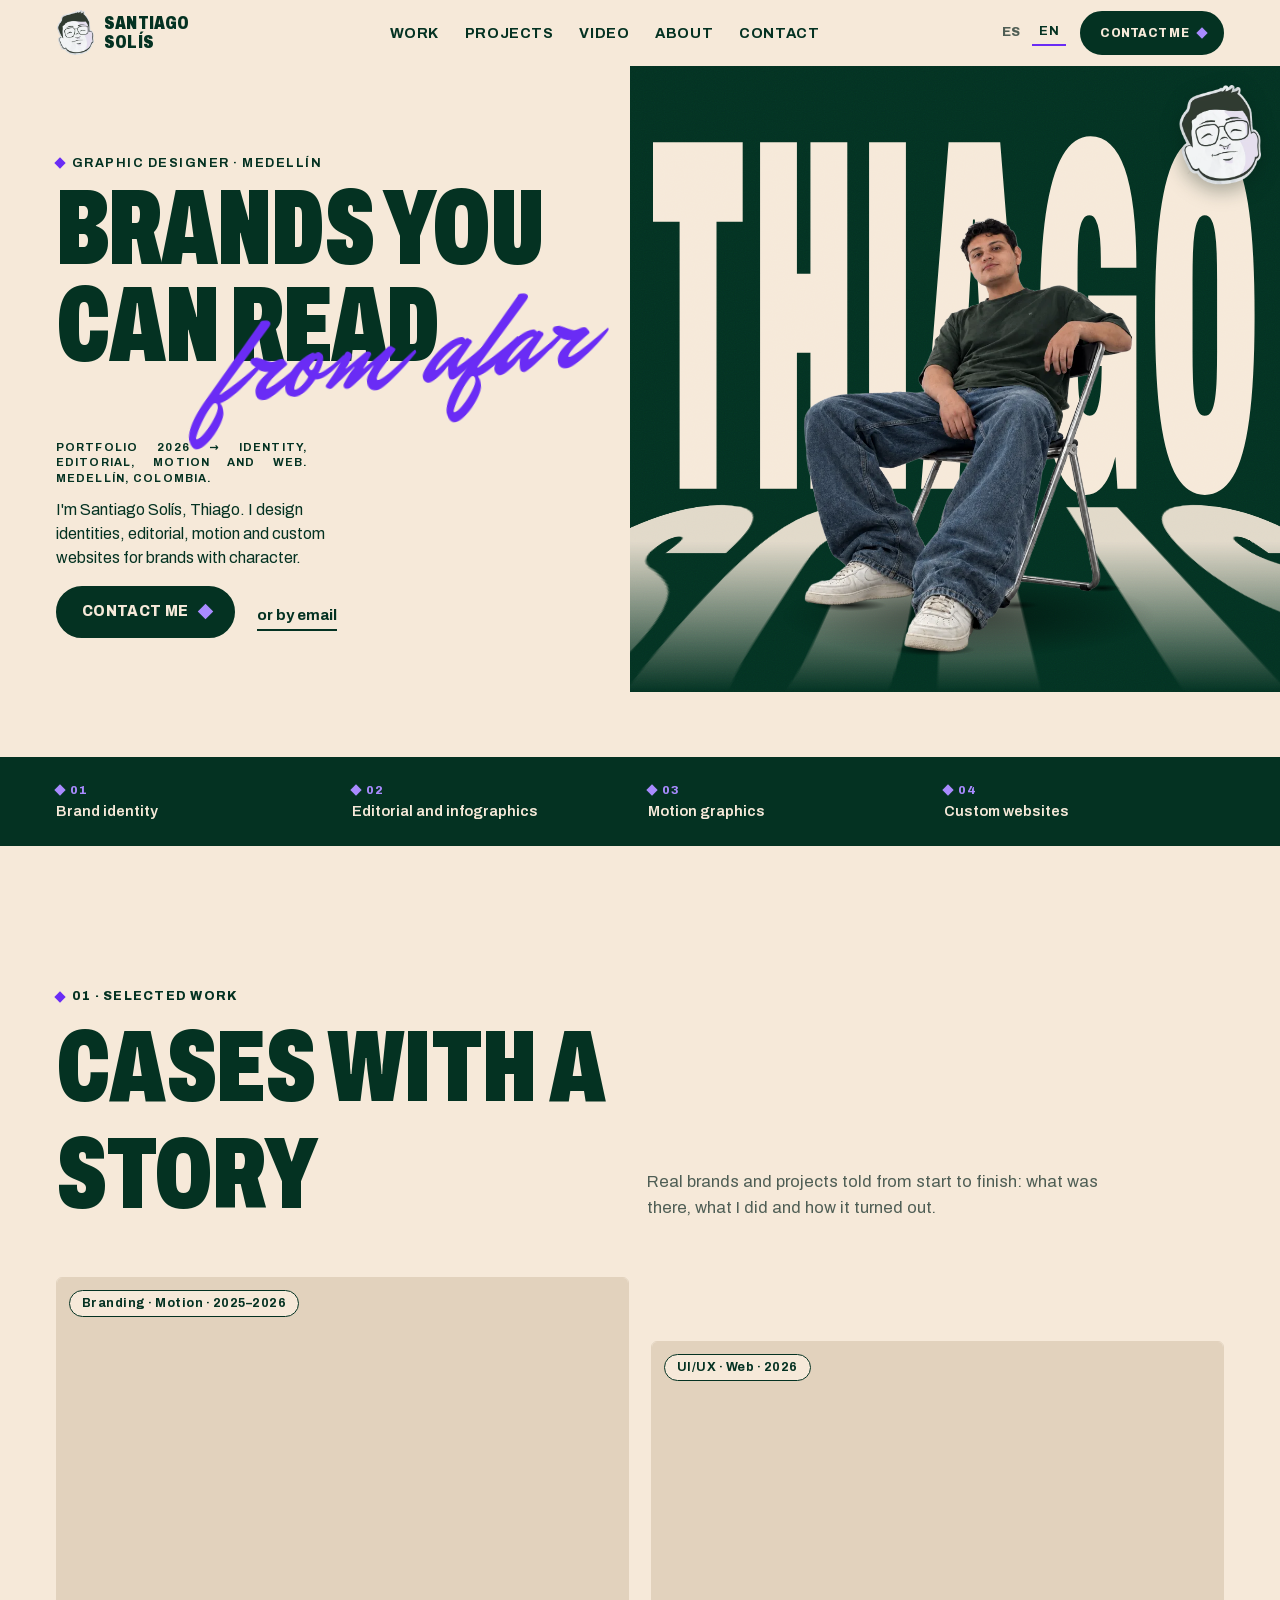
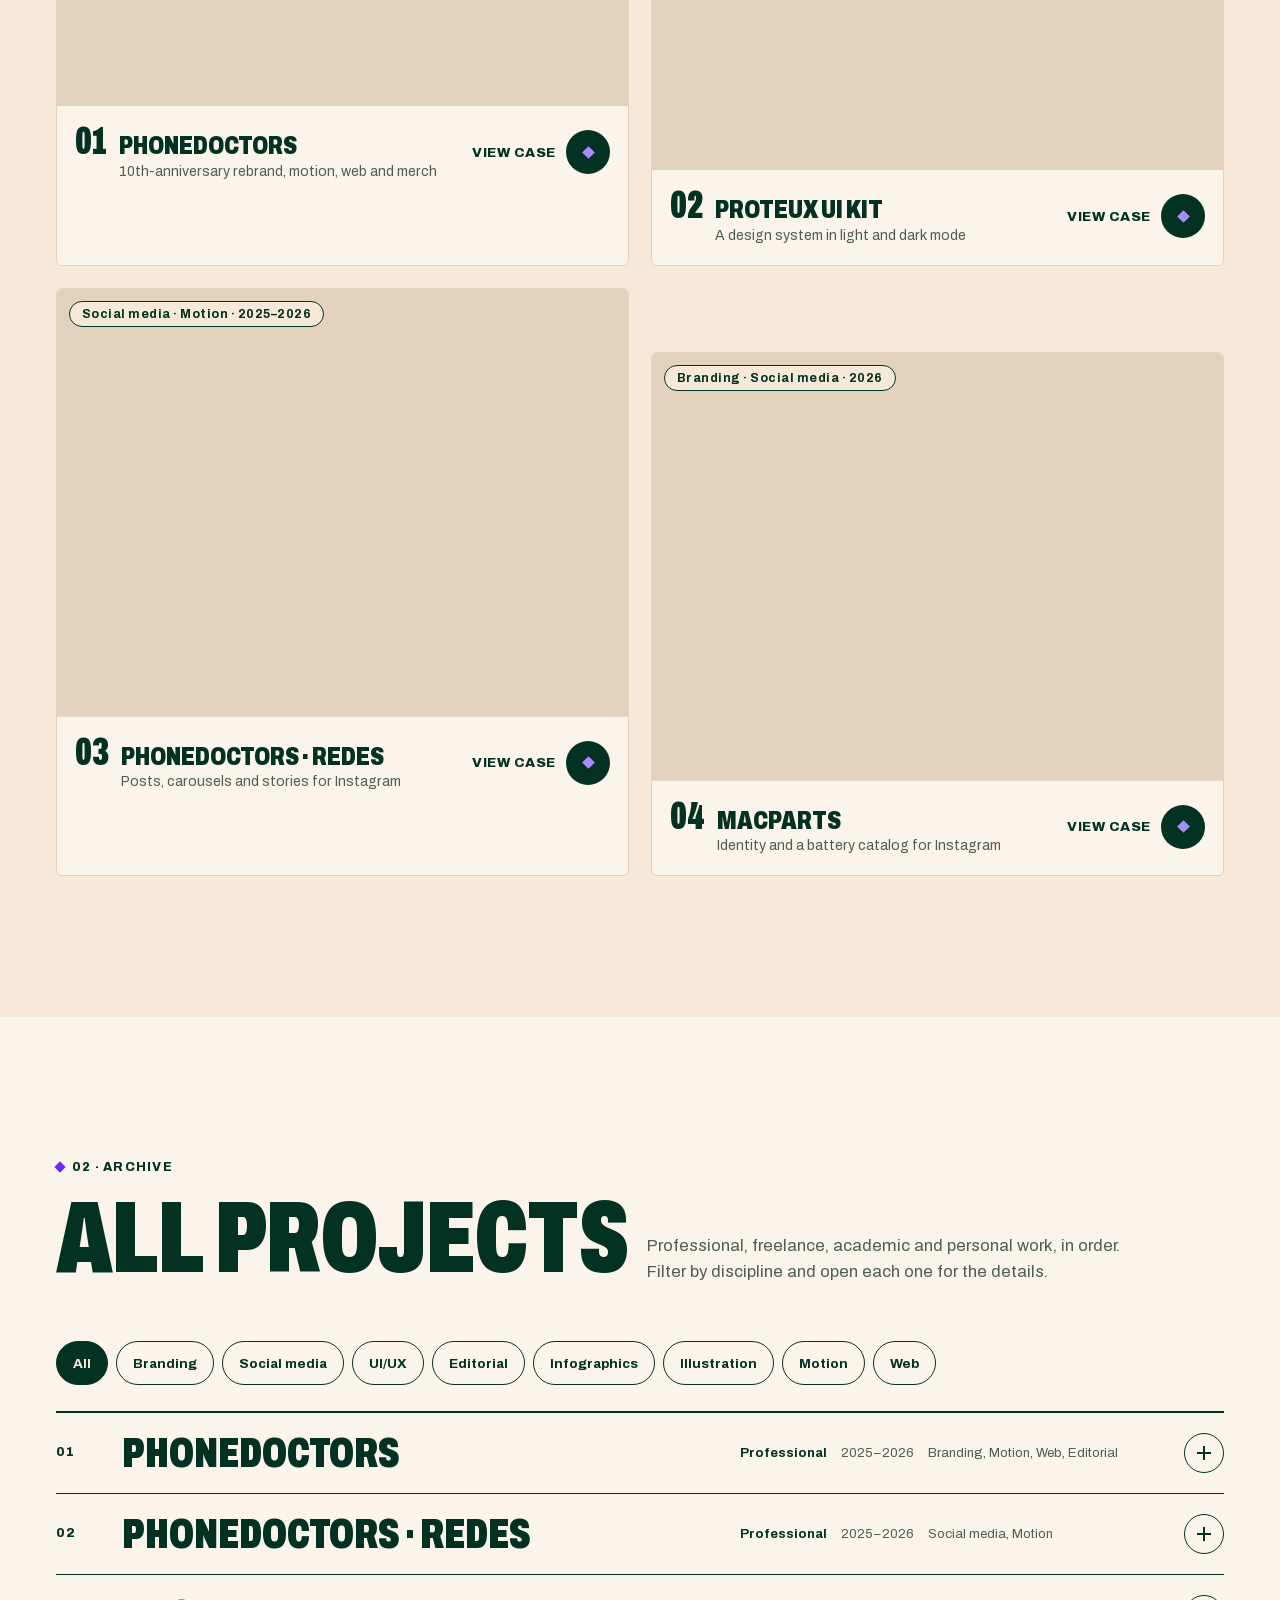
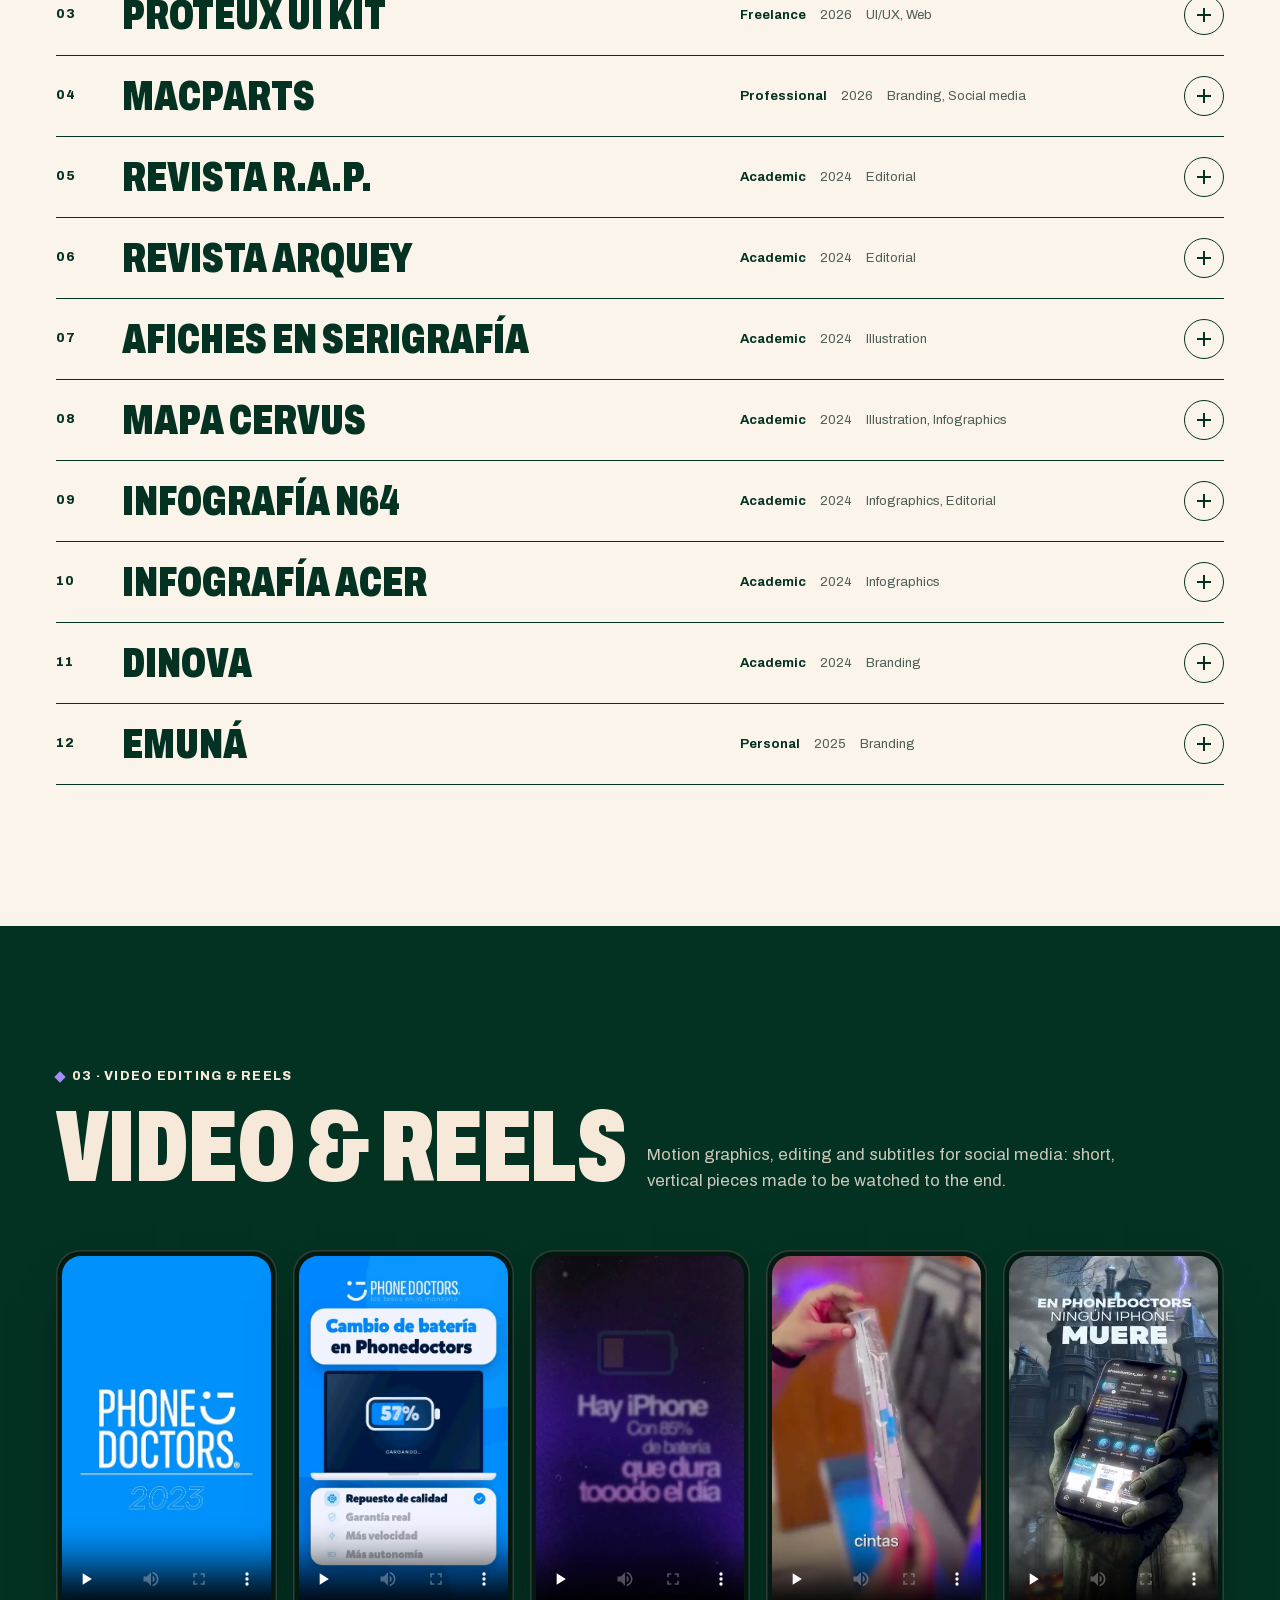
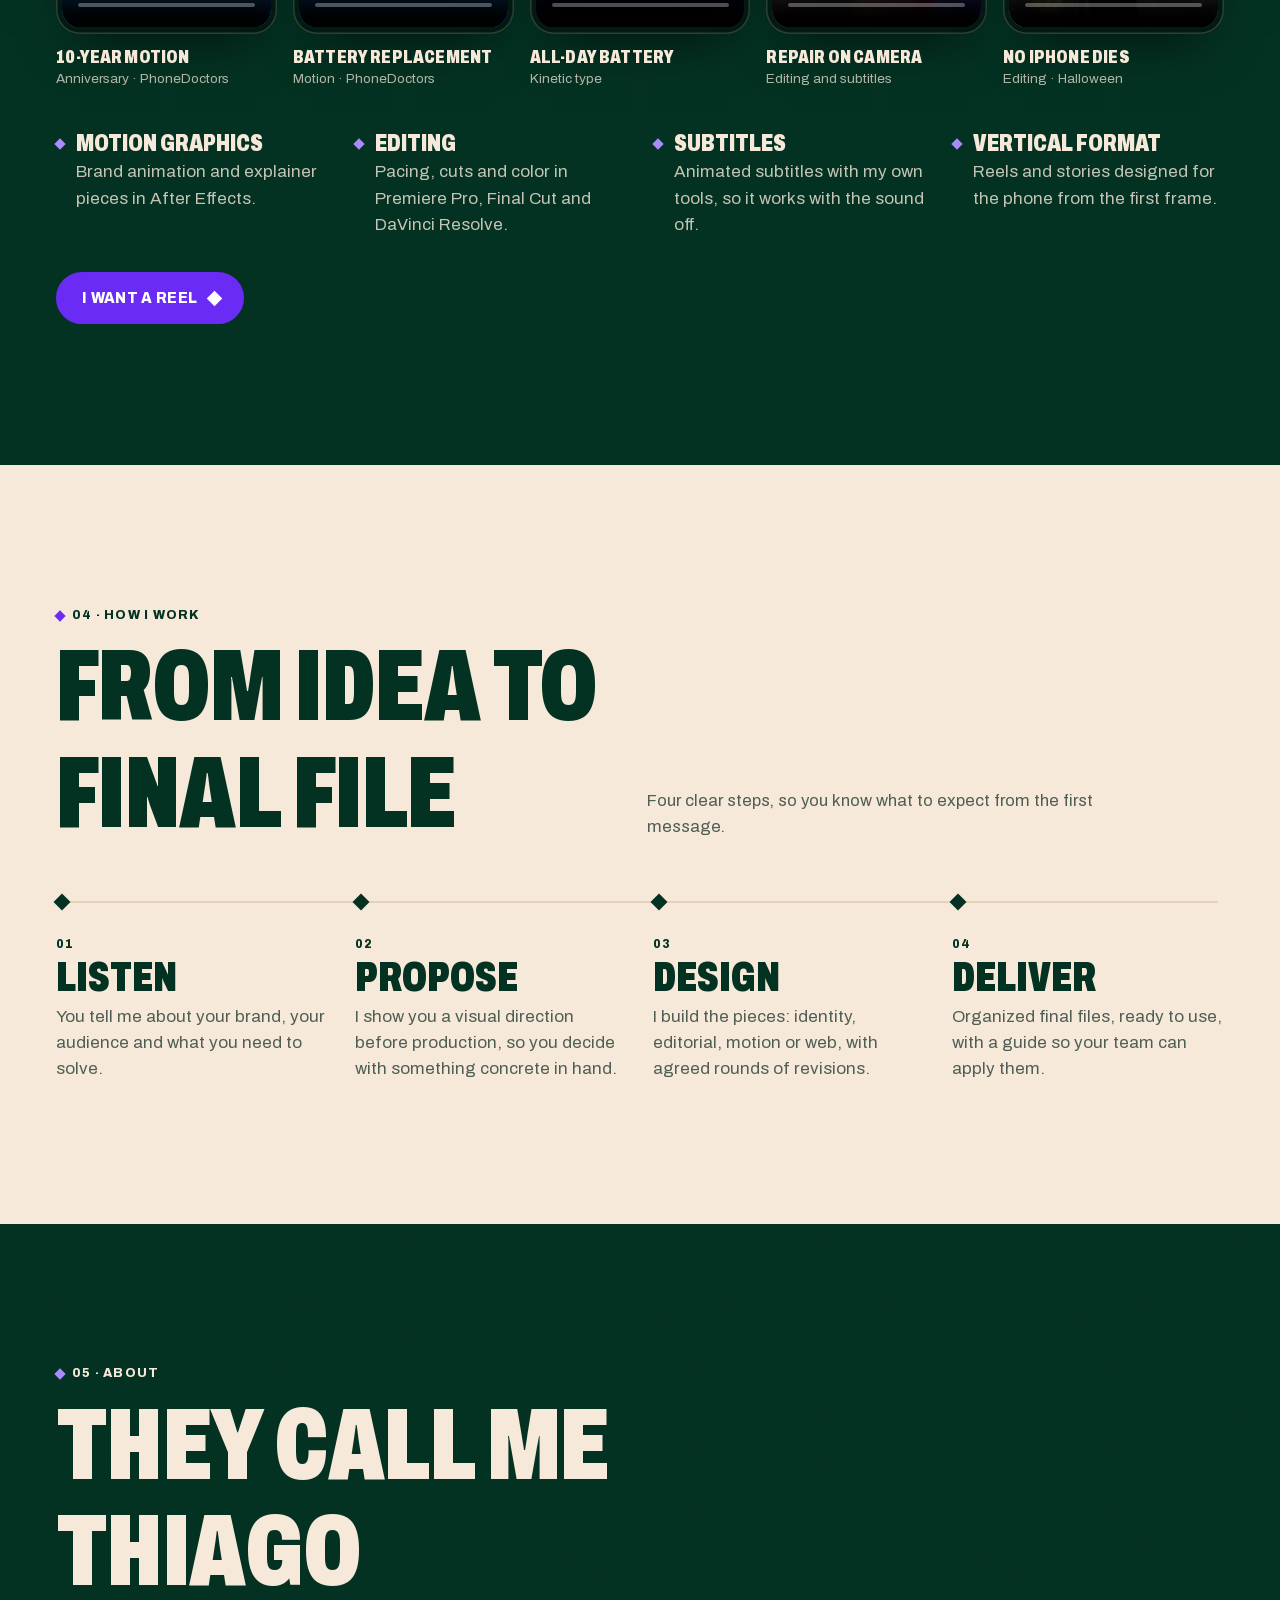
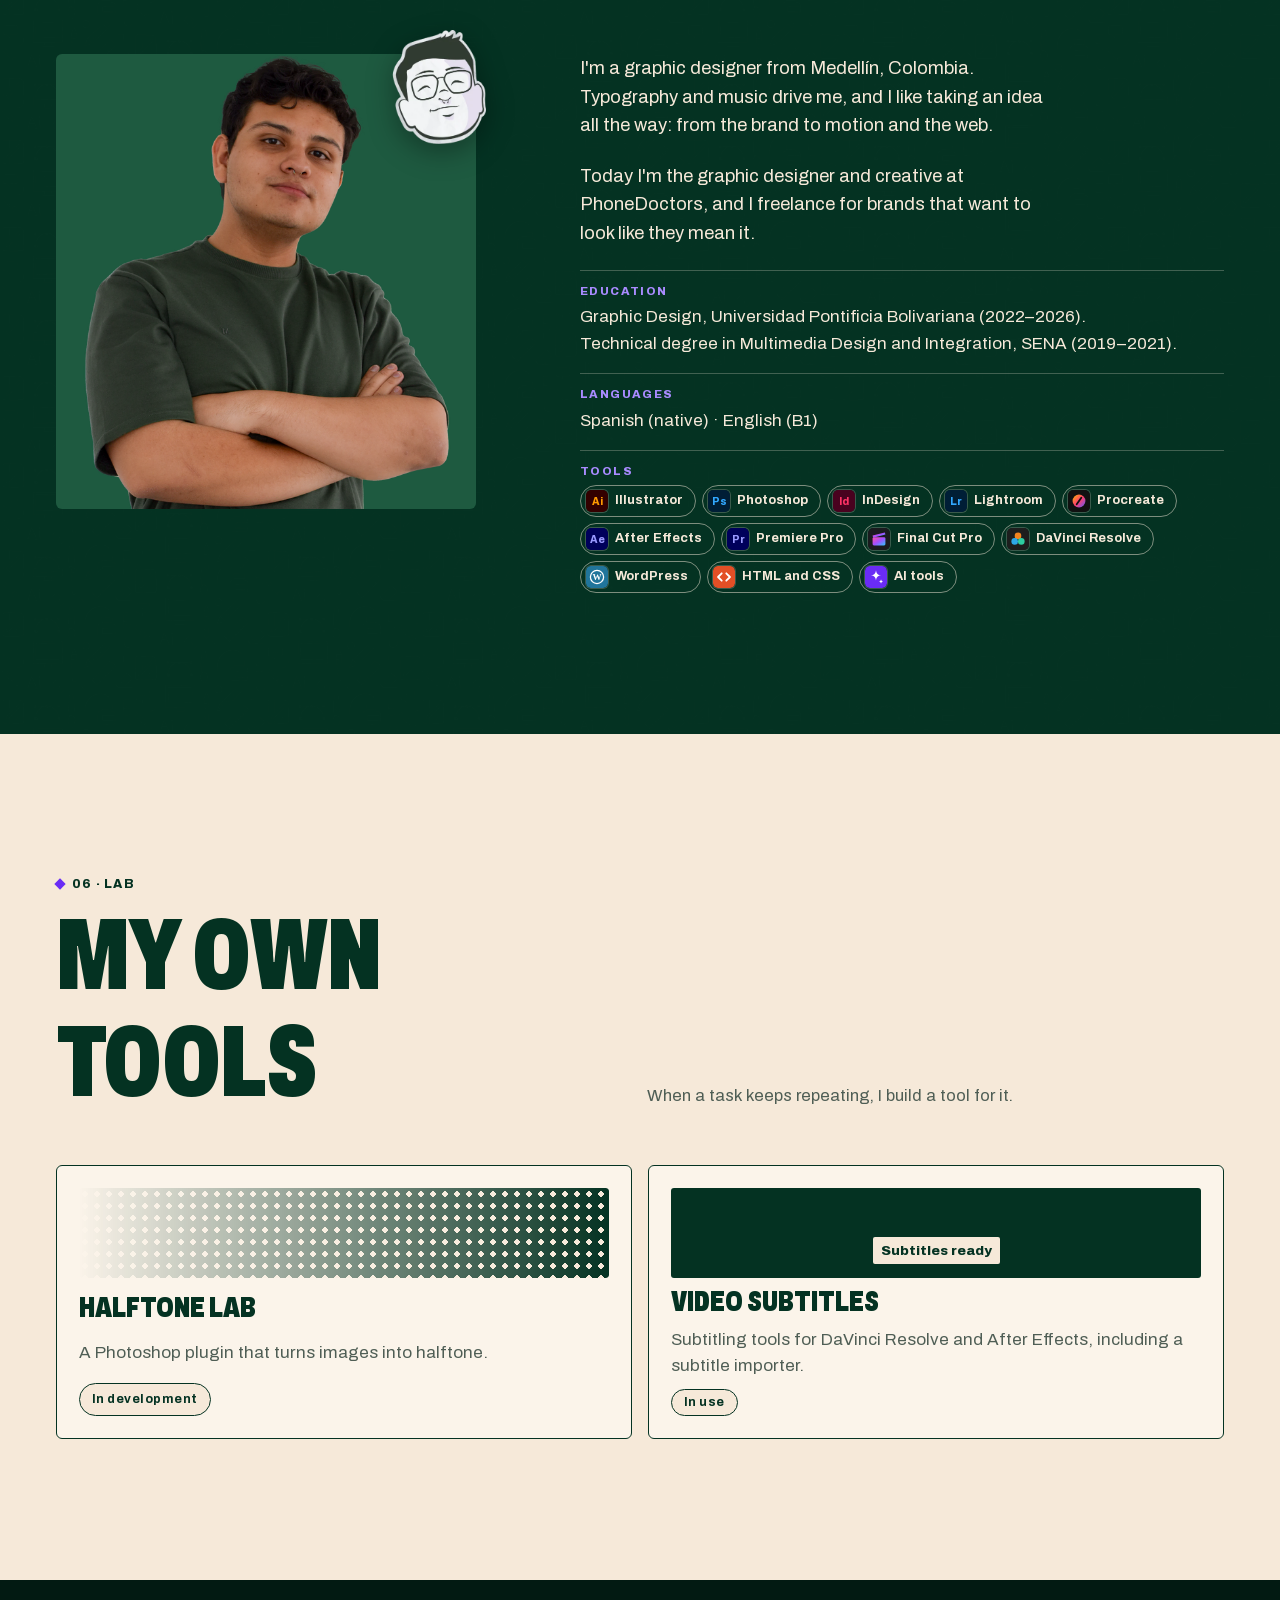
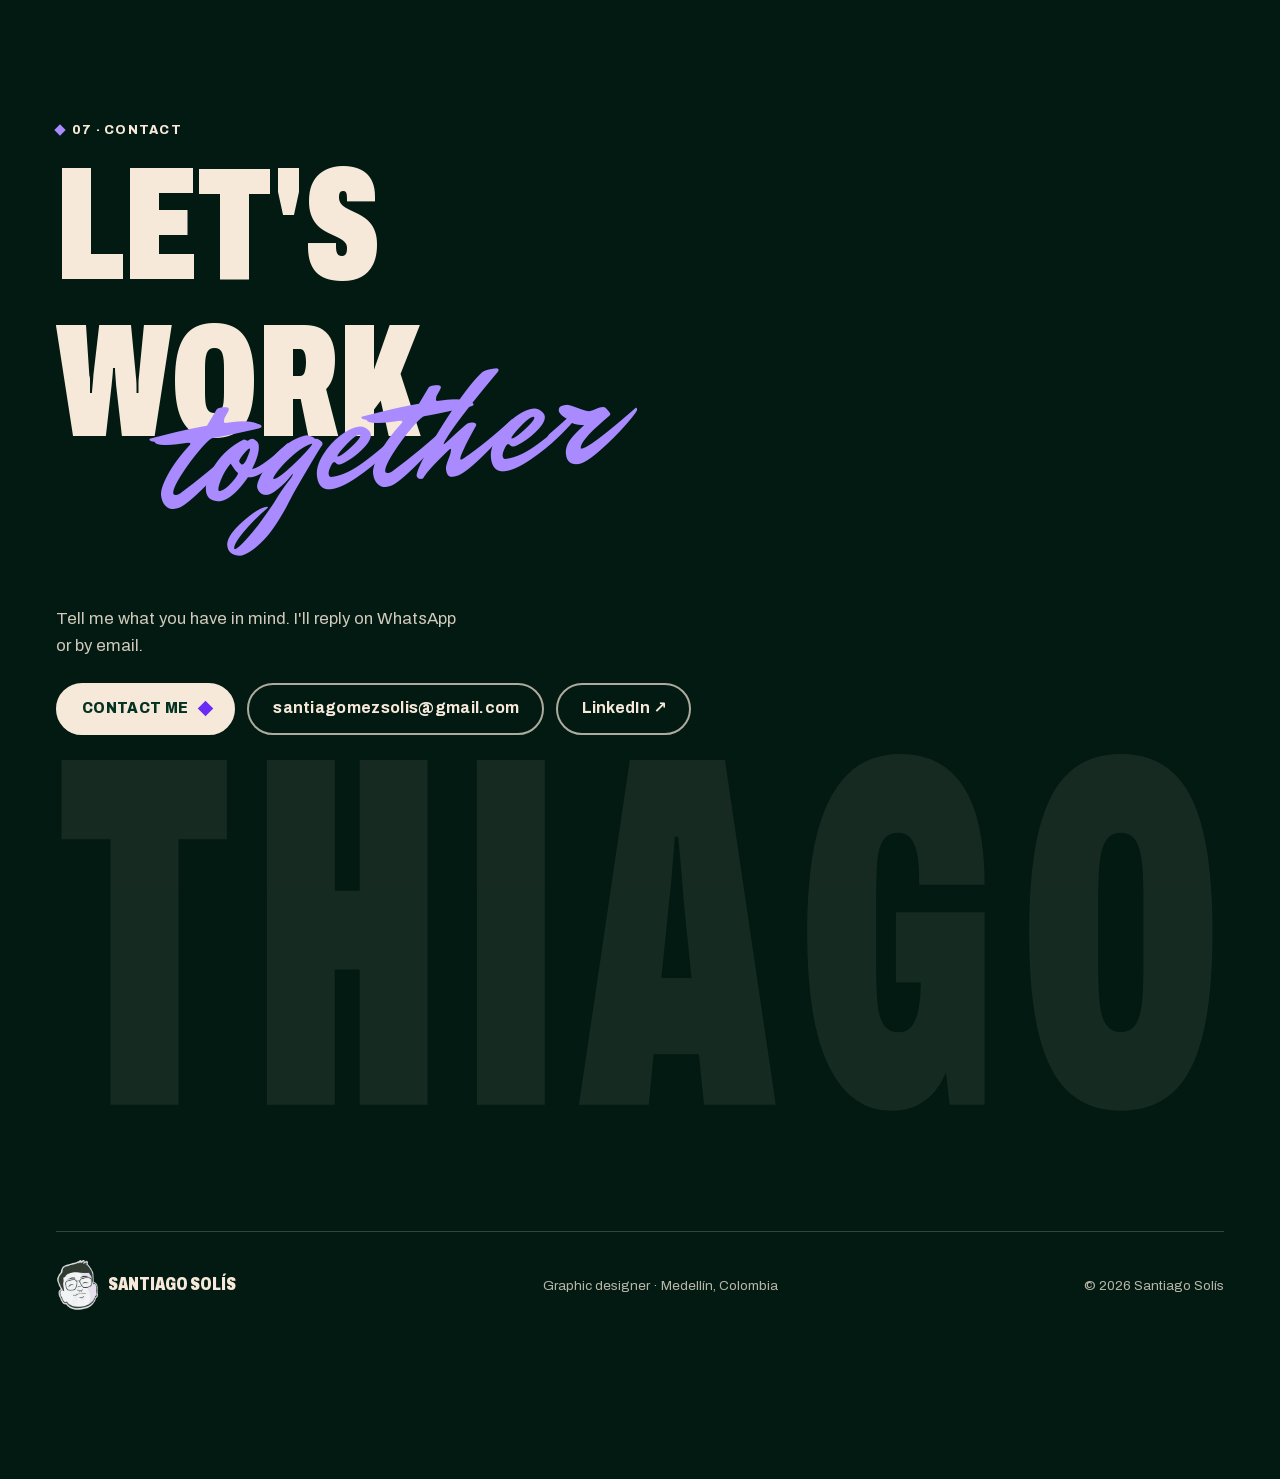
<file: en/index.html>
<!doctype html>
<html lang="en" class="no-js">
<head>
<meta charset="utf-8">
<meta name="viewport" content="width=device-width, initial-scale=1, viewport-fit=cover">
<title>Santiago Solís · Graphic designer in Medellín</title>
<meta name="description" content="Portfolio of Santiago Solís (Thiago), a graphic designer in Medellín, Colombia: brand identity, editorial design, infographics, motion graphics and custom websites.">
<meta name="author" content="Santiago Solís">
<meta name="theme-color" content="#043222">
<meta name="google-site-verification" content="cN7cSL7ym-TgK8UzWIPQllnT6p45JyNAkOBaEl1ObcY">
<meta name="p:domain_verify" content="30a51b445b37fe9ec375fecde71c3692">
<meta property="og:type" content="website">
<meta property="og:locale" content="en_US">
<meta property="og:title" content="Santiago Solís · Graphic designer">
<meta property="og:description" content="Identity, editorial, motion and custom websites for brands with character. Medellín, Colombia.">
<meta property="og:url" content="https://solisthiago.github.io/portafolio-thiago/en/">
<meta property="og:site_name" content="Santiago Solís">
<meta property="og:image" content="https://solisthiago.github.io/portafolio-thiago/img/og-imagen.jpg">
<meta property="og:image:alt" content="Santiago Solís, graphic designer in Medellín">
<meta property="og:image:width" content="1200">
<meta property="og:image:height" content="630">
<meta name="twitter:card" content="summary_large_image">
<link rel="canonical" href="https://solisthiago.github.io/portafolio-thiago/en/">
<link rel="alternate" hreflang="es" href="https://solisthiago.github.io/portafolio-thiago/">
<link rel="alternate" hreflang="en" href="https://solisthiago.github.io/portafolio-thiago/en/">
<link rel="alternate" hreflang="x-default" href="https://solisthiago.github.io/portafolio-thiago/">
<link rel="icon" href="../img/favicon-32.png" sizes="32x32" type="image/png">
<link rel="apple-touch-icon" href="../img/apple-touch-icon.png">
<link rel="preload" href="../fonts/archivo-var-latin.woff2" as="font" type="font/woff2" crossorigin>
<link rel="preload" href="../fonts/mr-dafoe-latin.woff2" as="font" type="font/woff2" crossorigin>
<link rel="stylesheet" href="../css/estilos.css?v=20261024c">
<script>document.documentElement.className=document.documentElement.className.replace('no-js','js');</script>
<script type="application/ld+json">
{"@context":"https://schema.org","@type":"Person","name":"Santiago Solís","alternateName":"Thiago","jobTitle":"Graphic designer","email":"mailto:santiagomezsolis@gmail.com","address":{"@type":"PostalAddress","addressLocality":"Medellín","addressCountry":"CO"},"sameAs":["https://www.linkedin.com/in/santiago-solis-714525398/"],"alumniOf":[{"@type":"CollegeOrUniversity","name":"Universidad Pontificia Bolivariana"},{"@type":"EducationalOrganization","name":"SENA"}]}
</script>
</head>
<body>
<!-- ICONOS -->
<svg xmlns="http://www.w3.org/2000/svg" width="0" height="0" style="position:absolute;width:0;height:0;overflow:hidden" aria-hidden="true" focusable="false">
  <!-- Íconos de programas, dibujados a mano en el estilo de cada uno (24 × 24) -->
  <symbol id="i-ai" viewBox="0 0 24 24"><rect width="24" height="24" rx="5" fill="#330000"/><text x="12" y="16.4" fill="#FF9A00" font-family="Archivo,Arial,sans-serif" font-weight="800" font-size="11" text-anchor="middle">Ai</text></symbol>
  <symbol id="i-ps" viewBox="0 0 24 24"><rect width="24" height="24" rx="5" fill="#001E36"/><text x="12" y="16.4" fill="#31A8FF" font-family="Archivo,Arial,sans-serif" font-weight="800" font-size="11" text-anchor="middle">Ps</text></symbol>
  <symbol id="i-id" viewBox="0 0 24 24"><rect width="24" height="24" rx="5" fill="#49021F"/><text x="12" y="16.4" fill="#FF3366" font-family="Archivo,Arial,sans-serif" font-weight="800" font-size="11" text-anchor="middle">Id</text></symbol>
  <symbol id="i-lr" viewBox="0 0 24 24"><rect width="24" height="24" rx="5" fill="#001E36"/><text x="12" y="16.4" fill="#31A8FF" font-family="Archivo,Arial,sans-serif" font-weight="800" font-size="11" text-anchor="middle">Lr</text></symbol>
  <symbol id="i-ae" viewBox="0 0 24 24"><rect width="24" height="24" rx="5" fill="#00005B"/><text x="12" y="16.4" fill="#9999FF" font-family="Archivo,Arial,sans-serif" font-weight="800" font-size="11" text-anchor="middle">Ae</text></symbol>
  <symbol id="i-pr" viewBox="0 0 24 24"><rect width="24" height="24" rx="5" fill="#00005B"/><text x="12" y="16.4" fill="#9999FF" font-family="Archivo,Arial,sans-serif" font-weight="800" font-size="11" text-anchor="middle">Pr</text></symbol>
  <symbol id="i-procreate" viewBox="0 0 24 24"><defs><linearGradient id="g-pc" x1="0" y1="0" x2="1" y2="1"><stop offset="0" stop-color="#FFB800"/><stop offset=".5" stop-color="#FF3D6E"/><stop offset="1" stop-color="#5B5BFF"/></linearGradient></defs><rect width="24" height="24" rx="5" fill="#111"/><circle cx="12" cy="12" r="7" fill="url(#g-pc)"/><path d="M9.5 15.5l5-7" stroke="#111" stroke-width="2" stroke-linecap="round"/></symbol>
  <symbol id="i-fcp" viewBox="0 0 24 24"><defs><linearGradient id="g-fc" x1="0" y1="0" x2="1" y2="1"><stop offset="0" stop-color="#FF4FA3"/><stop offset=".5" stop-color="#A34FFF"/><stop offset="1" stop-color="#2FC6FF"/></linearGradient></defs><rect width="24" height="24" rx="5" fill="#1B1B1F"/><rect x="5" y="10" width="14" height="9" rx="1.5" fill="url(#g-fc)"/><path d="M5 8.2l13.4-3.4.6 2.3L5.6 10.5z" fill="url(#g-fc)"/></symbol>
  <symbol id="i-davinci" viewBox="0 0 24 24"><rect width="24" height="24" rx="5" fill="#1E1E1E"/><circle cx="12" cy="8.6" r="3.6" fill="#FF8A1F" opacity=".95"/><circle cx="8.4" cy="14.6" r="3.6" fill="#2FB7FF" opacity=".9"/><circle cx="15.6" cy="14.6" r="3.6" fill="#2FE0B0" opacity=".9"/></symbol>
  <symbol id="i-wp" viewBox="0 0 24 24"><rect width="24" height="24" rx="5" fill="#21759B"/><circle cx="12" cy="12" r="7.2" fill="none" stroke="#fff" stroke-width="1.4"/><text x="12" y="15.6" fill="#fff" font-family="Georgia,serif" font-weight="700" font-size="10" text-anchor="middle">W</text></symbol>
  <symbol id="i-html" viewBox="0 0 24 24"><rect width="24" height="24" rx="5" fill="#E34F26"/><path d="M9.5 8l-4 4 4 4M14.5 8l4 4-4 4" fill="none" stroke="#fff" stroke-width="2" stroke-linecap="round" stroke-linejoin="round"/></symbol>
  <symbol id="i-ia" viewBox="0 0 24 24"><rect width="24" height="24" rx="5" fill="#6A2CF5"/><path d="M12 4.5c.6 3.9 1.8 5.1 5.7 5.7-3.9.6-5.1 1.8-5.7 5.7-.6-3.9-1.8-5.1-5.7-5.7 3.9-.6 5.1-1.8 5.7-5.7z" fill="#fff"/><path d="M17.5 14.5c.3 1.6.8 2.1 2.4 2.4-1.6.3-2.1.8-2.4 2.4-.3-1.6-.8-2.1-2.4-2.4 1.6-.3 2.1-.8 2.4-2.4z" fill="#fff"/></symbol>
</svg><!-- /ICONOS -->
<a class="saltar" href="#trabajo">Skip to work</a>

<!-- ===== INICIO Navegación ===== -->
<header class="nav" data-nav data-pieza>
  <div class="nav__in">
    <a class="nav__logo" href="#inicio" aria-label="Santiago Solís, home"><img src="../img/isotipo-260.webp" width="260" height="315" alt=""><span class="nav__nombre">Santiago Solís</span></a>
    <nav aria-label="Main">
      <ul class="nav__links">
        <li><a href="#trabajo">Work</a></li>
        <li><a href="#proyectos">Projects</a></li>
        <li><a href="#video">Video</a></li>
        <li><a href="#sobre-mi">About</a></li>
        <li><a href="#contacto">Contact</a></li>
      </ul>
    </nav>
    <div class="nav__der">
      <p class="idioma"><a href="../" hreflang="es" lang="es" aria-label="Versión en español">ES</a><b aria-current="true">EN</b></p>
      <a class="btn btn--sm" href="https://wa.me/573005198202?text=Hi%20Thiago%2C%20I%20saw%20your%20portfolio%20and%20I%27d%20like%20to%20talk%20about%20a%20project." target="_blank" rel="noopener">Contact me <span class="btn__rombo"></span></a>
    </div>
  </div>
</header>
<!-- ===== FIN Navegación ===== -->

<main id="inicio">

<!-- ===== INICIO Portada ===== -->
<section class="portada" data-portada aria-labelledby="titular">
  <div class="escena" aria-hidden="true">
    <div class="afiche" data-pieza data-afiche>
      <div class="afiche__nombre" data-nombre><span>T</span><span>H</span><span>I</span><span>A</span><span>G</span><span>O</span></div>
      <div class="afiche__piso" data-piso><span>SOLÍS</span></div>
    </div>
    <div class="escena__figura" data-pieza data-hero-img>
      <span class="escena__sombra"></span>
      <picture>
        <source media="(min-width:700px)" srcset="../img/thiago-silla-849.webp">
        <img class="escena__foto" src="../img/thiago-silla-640.webp" width="849" height="1120" alt="" fetchpriority="high">
      </picture>
    </div>
    <img class="escena__iso" data-pieza data-iso data-rombo-origen src="../img/isotipo-260.webp" width="260" height="315" alt="">
  </div>

  <div class="texto">
    <p class="ceja" data-pieza><span class="rombo"></span>Graphic designer · Medellín</p>
    <div class="titulo-caja">
      <h1 class="titular" id="titular">
        <span class="l"><span class="l-in">Brands you</span></span>
        <span class="l"><span class="l-in">can read</span></span>
        <span class="oculto">from afar</span>
      </h1>
      <p class="script" data-pieza data-script aria-hidden="true">from afar</p>
    </div>
    <p class="micro" data-pieza>Portfolio 2026 → identity, editorial, motion and web. Medellín, Colombia.</p>
    <p class="lead" data-pieza>I'm Santiago Solís, Thiago. I design identities, editorial, motion and custom websites for brands with character.</p>
    <div class="acciones" data-pieza>
      <a class="btn" data-boton href="https://wa.me/573005198202?text=Hi%20Thiago%2C%20I%20saw%20your%20portfolio%20and%20I%20want%20to%20tell%20you%20about%20a%20project." target="_blank" rel="noopener">Contact me <span class="btn__rombo" data-boton-rombo></span></a>
      <a class="link" href="mailto:santiagomezsolis@gmail.com?subject=Project%20from%20your%20portfolio">or by email</a>
    </div>
  </div>

  <ol class="disciplinas" data-pieza>
    <li><small><span class="rombo"></span>01</small>Brand identity</li>
    <li><small><span class="rombo"></span>02</small>Editorial and infographics</li>
    <li><small><span class="rombo"></span>03</small>Motion graphics</li>
    <li><small><span class="rombo"></span>04</small>Custom websites</li>
  </ol>
  <span class="rombo-viajero" aria-hidden="true"></span>
</section>
<!-- ===== FIN Portada ===== -->

<!-- ===== INICIO Trabajo seleccionado ===== -->
<section class="seccion" id="trabajo" aria-labelledby="t-trabajo">
  <div class="contenedor">
    <div class="seccion__cabeza">
      <p class="seccion__num"><span class="rombo"></span>01 · Selected work</p>
      <h2 class="h2" id="t-trabajo" data-split>Cases with a story</h2>
      <p class="entrada" data-reveal>Real brands and projects told from start to finish: what was there, what I did and how it turned out.</p>
    </div>
    <div class="casos">
<!-- PROYECTOS:DESTACADOS -->
      <a class="caso" href="#p-phonedoctors" data-caso>
        <div class="caso__img" data-caso-img><picture><source media="(min-width:700px)" srcset="../img/proyectos/phd-11-1200.webp"><img src="../img/proyectos/phd-11-640.webp" width="1200" height="848" alt="Logo usage guide: versions, color, typefaces and clear space" loading="lazy" decoding="async"></picture><span class="pildora caso__tag">Branding · Motion · 2025–2026</span></div>
        <div class="caso__cuerpo">
          <span class="caso__n">01</span>
          <h3>PhoneDoctors</h3>
          <span class="caso__meta">10th-anniversary rebrand, motion, web and merch</span>
          <span class="caso__ver">View case <span class="caso__ir" aria-hidden="true"><i></i></span></span>
        </div>
      </a>
      <a class="caso" href="#p-proteux" data-caso>
        <div class="caso__img" data-caso-img><picture><source media="(min-width:700px)" srcset="../img/proyectos/pux-5-1200.webp"><img src="../img/proyectos/pux-5-640.webp" width="944" height="739" alt="Sample interface: a dashboard combining the components" loading="lazy" decoding="async"></picture><span class="pildora caso__tag">UI/UX · Web · 2026</span></div>
        <div class="caso__cuerpo">
          <span class="caso__n">02</span>
          <h3>Proteux UI Kit</h3>
          <span class="caso__meta">A design system in light and dark mode</span>
          <span class="caso__ver">View case <span class="caso__ir" aria-hidden="true"><i></i></span></span>
        </div>
      </a>
      <a class="caso" href="#p-phonedoctors-redes" data-caso>
        <div class="caso__img" data-caso-img><picture><source media="(min-width:700px)" srcset="../img/proyectos/phdr-1-1200.webp"><img src="../img/proyectos/phdr-1-640.webp" width="1024" height="1280" alt="Post: when should I replace my iPhone battery?" loading="lazy" decoding="async"></picture><span class="pildora caso__tag">Social media · Motion · 2025–2026</span></div>
        <div class="caso__cuerpo">
          <span class="caso__n">03</span>
          <h3>PhoneDoctors · Redes</h3>
          <span class="caso__meta">Posts, carousels and stories for Instagram</span>
          <span class="caso__ver">View case <span class="caso__ir" aria-hidden="true"><i></i></span></span>
        </div>
      </a>
      <a class="caso" href="#p-macparts" data-caso>
        <div class="caso__img" data-caso-img><picture><source media="(min-width:700px)" srcset="../img/proyectos/mac-1-1200.webp"><img src="../img/proyectos/mac-1-640.webp" width="1024" height="1280" alt="Product post: A1466 battery for MacBook Air 13&quot;" loading="lazy" decoding="async"></picture><span class="pildora caso__tag">Branding · Social media · 2026</span></div>
        <div class="caso__cuerpo">
          <span class="caso__n">04</span>
          <h3>Macparts</h3>
          <span class="caso__meta">Identity and a battery catalog for Instagram</span>
          <span class="caso__ver">View case <span class="caso__ir" aria-hidden="true"><i></i></span></span>
        </div>
      </a>
<!-- /PROYECTOS:DESTACADOS -->
    </div>
  </div>
</section>
<!-- ===== FIN Trabajo seleccionado ===== -->

<!-- ===== INICIO Todos los proyectos ===== -->
<section class="seccion proyectos" id="proyectos" aria-labelledby="t-proyectos">
  <div class="contenedor">
    <div class="seccion__cabeza">
      <p class="seccion__num"><span class="rombo"></span>02 · Archive</p>
      <h2 class="h2" id="t-proyectos" data-split>All projects</h2>
      <p class="entrada" data-reveal>Professional, freelance, academic and personal work, in order. Filter by discipline and open each one for the details.</p>
    </div>
    <ul class="filtros" aria-label="Filter by discipline">
<!-- PROYECTOS:FILTROS -->
        <li><button type="button" class="filtro" data-filtro="todo" aria-pressed="true">All</button></li>
        <li><button type="button" class="filtro" data-filtro="Branding" aria-pressed="false">Branding</button></li>
        <li><button type="button" class="filtro" data-filtro="Social media" aria-pressed="false">Social media</button></li>
        <li><button type="button" class="filtro" data-filtro="UI/UX" aria-pressed="false">UI/UX</button></li>
        <li><button type="button" class="filtro" data-filtro="Editorial" aria-pressed="false">Editorial</button></li>
        <li><button type="button" class="filtro" data-filtro="Infographics" aria-pressed="false">Infographics</button></li>
        <li><button type="button" class="filtro" data-filtro="Illustration" aria-pressed="false">Illustration</button></li>
        <li><button type="button" class="filtro" data-filtro="Motion" aria-pressed="false">Motion</button></li>
        <li><button type="button" class="filtro" data-filtro="Web" aria-pressed="false">Web</button></li>
<!-- /PROYECTOS:FILTROS -->
    </ul>
    <div class="lista" data-lista>
<!-- PROYECTOS:LISTA -->
      <details class="proy" id="p-phonedoctors" data-tags="Branding Motion Web Editorial" data-cover="../img/proyectos/phd-11-640.webp" data-fila>
        <summary>
          <span class="proy__n">01</span>
          <span class="proy__nombre">PhoneDoctors</span>
          <span class="proy__meta"><span class="proy__tipo">Professional</span><span>2025–2026</span><span>Branding, Motion, Web, Editorial</span></span>
          <span class="proy__abrir" aria-hidden="true"></span>
        </summary>
        <div class="proy__cuerpo">
          <div class="proy__texto">
            <p>PhoneDoctors is an Apple device repair shop in Medellín. For its 10th anniversary it needed an identity that told who it is today.</p>
            <p>I work there as a one-person creative department: I renewed the identity and built the logo system, consolidated the tagline «Los tesos en la manzana», made the launch piece in motion, redesigned the website and designed editorial pieces and a merch line.</p>
            <dl class="ficha">
              <dt>Role</dt><dd>Graphic design, motion, web and creative direction</dd>
              <dt>Team</dt><dd>Design · Santiago Solís</dd>
              <dt>Tools</dt><dd><ul class="programas"><li><svg class="ico" aria-hidden="true"><use href="#i-ai"/></svg>Illustrator</li><li><svg class="ico" aria-hidden="true"><use href="#i-ps"/></svg>Photoshop</li><li><svg class="ico" aria-hidden="true"><use href="#i-ae"/></svg>After Effects</li><li><svg class="ico" aria-hidden="true"><use href="#i-id"/></svg>InDesign</li></ul></dd>
            </dl>
            <a class="btn btn--acento" href="https://wa.me/573005198202?text=Hi%20Thiago%2C%20I%20saw%20the%20PhoneDoctors%20project%20in%20your%20portfolio%20and%20I%27d%20like%20to%20talk%20about%20something%20similar." target="_blank" rel="noopener">I want something like this <span class="btn__rombo"></span></a>
          </div>
          <div class="galeria" data-lenis-prevent tabindex="0" aria-label="Images of PhoneDoctors">
            <figure><picture><source media="(min-width:700px)" srcset="../img/proyectos/phd-11-1200.webp"><img src="../img/proyectos/phd-11-640.webp" width="1200" height="848" alt="Logo usage guide: versions, color, typefaces and clear space" loading="lazy" decoding="async"></picture><figcaption>Logo usage guide: versions, color, typefaces and clear space</figcaption></figure>
            <figure><picture><source media="(min-width:700px)" srcset="../img/proyectos/phd-1-1200.webp"><img src="../img/proyectos/phd-1-640.webp" width="1200" height="675" alt="PhoneDoctors logo system in its versions" loading="lazy" decoding="async"></picture><figcaption>PhoneDoctors logo system in its versions</figcaption></figure>
            <figure><picture><source media="(min-width:700px)" srcset="../img/proyectos/phd-12-1200.webp"><img src="../img/proyectos/phd-12-640.webp" width="1200" height="1200" alt="Stacked logo in the brand&#x27;s six color combinations" loading="lazy" decoding="async"></picture><figcaption>Stacked logo in the brand&#x27;s six color combinations</figcaption></figure>
            <figure><picture><source media="(min-width:700px)" srcset="../img/proyectos/phd-13-1200.webp"><img src="../img/proyectos/phd-13-640.webp" width="1200" height="800" alt="Horizontal logo on the brand&#x27;s four backgrounds" loading="lazy" decoding="async"></picture><figcaption>Horizontal logo on the brand&#x27;s four backgrounds</figcaption></figure>
            <figure><picture><source media="(min-width:700px)" srcset="../img/proyectos/phd-7-1200.webp"><img src="../img/proyectos/phd-7-640.webp" width="940" height="606" alt="PhoneDoctors logo" loading="lazy" decoding="async"></picture><figcaption>PhoneDoctors logo</figcaption></figure>
            <figure><picture><source media="(min-width:700px)" srcset="../img/proyectos/phd-2-1200.webp"><img src="../img/proyectos/phd-2-640.webp" width="1200" height="659" alt="Still from the motion launch piece" loading="lazy" decoding="async"></picture><figcaption>Still from the motion launch piece</figcaption></figure>
            <figure><picture><source media="(min-width:700px)" srcset="../img/proyectos/phd-3-1200.webp"><img src="../img/proyectos/phd-3-640.webp" width="1200" height="1111" alt="Website redesign on desktop and mobile" loading="lazy" decoding="async"></picture><figcaption>Website redesign on desktop and mobile</figcaption></figure>
            <figure><picture><source media="(min-width:700px)" srcset="../img/proyectos/phd-4-1200.webp"><img src="../img/proyectos/phd-4-640.webp" width="1200" height="795" alt="Instagram carousel about the iPhone 17" loading="lazy" decoding="async"></picture><figcaption>Instagram carousel about the iPhone 17</figcaption></figure>
            <figure><picture><source media="(min-width:700px)" srcset="../img/proyectos/phd-5-1200.webp"><img src="../img/proyectos/phd-5-640.webp" width="1200" height="888" alt="Series of prints about the evolution of the iPhone" loading="lazy" decoding="async"></picture><figcaption>Series of prints about the evolution of the iPhone</figcaption></figure>
            <figure><picture><source media="(min-width:700px)" srcset="../img/proyectos/phd-6-1200.webp"><img src="../img/proyectos/phd-6-640.webp" width="1200" height="591" alt="Hoodie, cap and jersey with the brand pattern" loading="lazy" decoding="async"></picture><figcaption>Hoodie, cap and jersey with the brand pattern</figcaption></figure>
            <figure><picture><source media="(min-width:700px)" srcset="../img/proyectos/phd-14-1200.webp"><img src="../img/proyectos/phd-14-640.webp" width="1200" height="1011" alt="T-shirts with the «Phd» logo and the #LosTesosEnLaManzana seal" loading="lazy" decoding="async"></picture><figcaption>T-shirts with the «Phd» logo and the #LosTesosEnLaManzana seal</figcaption></figure>
            <figure><picture><source media="(min-width:700px)" srcset="../img/proyectos/phd-15-1200.webp"><img src="../img/proyectos/phd-15-640.webp" width="1200" height="676" alt="Embroidered cap with the brand seal" loading="lazy" decoding="async"></picture><figcaption>Embroidered cap with the brand seal</figcaption></figure>
            <figure><picture><source media="(min-width:700px)" srcset="../img/proyectos/phd-16-1200.webp"><img src="../img/proyectos/phd-16-640.webp" width="1200" height="540" alt="Mug artwork with the team quote" loading="lazy" decoding="async"></picture><figcaption>Mug artwork with the team quote</figcaption></figure>
            <figure class="video"><video src="../img/proyectos/phd-v1.mp4" poster="../img/proyectos/phd-v1.webp" width="576" height="464" muted loop playsinline preload="none" controls data-auto aria-label="3D mug with the PhoneDoctors graphic system"></video><figcaption>3D mug with the PhoneDoctors graphic system</figcaption></figure>
            <figure class="video"><video src="../img/proyectos/phd-v2.mp4" poster="../img/proyectos/phd-v2.webp" width="496" height="480" muted loop playsinline preload="none" controls data-auto aria-label="Another version of the mug, with the brand seal"></video><figcaption>Another version of the mug, with the brand seal</figcaption></figure>
          </div>
        </div>
      </details>
      <details class="proy" id="p-phonedoctors-redes" data-tags="Social media Motion" data-cover="../img/proyectos/phdr-1-640.webp" data-fila>
        <summary>
          <span class="proy__n">02</span>
          <span class="proy__nombre">PhoneDoctors · Redes</span>
          <span class="proy__meta"><span class="proy__tipo">Professional</span><span>2025–2026</span><span>Social media, Motion</span></span>
          <span class="proy__abrir" aria-hidden="true"></span>
        </summary>
        <div class="proy__cuerpo">
          <div class="proy__texto">
            <p>Beyond the rebrand, I run PhoneDoctors&#x27; social media: posts, carousels and Instagram stories, with a visual system that keeps the brand recognizable in every piece.</p>
            <p>There are educational pieces (when to replace a battery, what to do with a cracked screen), product posts, campaigns for partners like motorcycle clubs and internal pieces for the team.</p>
            <dl class="ficha">
              <dt>Role</dt><dd>Social media design and art direction</dd>
              <dt>Team</dt><dd>Design · Santiago Solís</dd>
              <dt>Tools</dt><dd><ul class="programas"><li><svg class="ico" aria-hidden="true"><use href="#i-ai"/></svg>Illustrator</li><li><svg class="ico" aria-hidden="true"><use href="#i-ps"/></svg>Photoshop</li><li><svg class="ico" aria-hidden="true"><use href="#i-ae"/></svg>After Effects</li><li><svg class="ico" aria-hidden="true"><use href="#i-ia"/></svg>AI tools</li></ul></dd>
            </dl>
            <a class="btn btn--acento" href="https://wa.me/573005198202?text=Hi%20Thiago%2C%20I%20saw%20the%20PhoneDoctors%20%C2%B7%20Redes%20project%20in%20your%20portfolio%20and%20I%27d%20like%20to%20talk%20about%20something%20similar." target="_blank" rel="noopener">I want something like this <span class="btn__rombo"></span></a>
          </div>
          <div class="galeria" data-lenis-prevent tabindex="0" aria-label="Images of PhoneDoctors · Redes">
            <figure class="vertical"><picture><source media="(min-width:700px)" srcset="../img/proyectos/phdr-1-1200.webp"><img src="../img/proyectos/phdr-1-640.webp" width="1024" height="1280" alt="Post: when should I replace my iPhone battery?" loading="lazy" decoding="async"></picture><figcaption>Post: when should I replace my iPhone battery?</figcaption></figure>
            <figure class="vertical"><picture><source media="(min-width:700px)" srcset="../img/proyectos/phdr-3-1200.webp"><img src="../img/proyectos/phdr-3-640.webp" width="1023" height="1280" alt="Astronaut carousel: when do you need a new battery?" loading="lazy" decoding="async"></picture><figcaption>Astronaut carousel: when do you need a new battery?</figcaption></figure>
            <figure class="vertical"><picture><source media="(min-width:700px)" srcset="../img/proyectos/phdr-2-1200.webp"><img src="../img/proyectos/phdr-2-640.webp" width="1023" height="1280" alt="Astronaut carousel: replace your battery when…" loading="lazy" decoding="async"></picture><figcaption>Astronaut carousel: replace your battery when…</figcaption></figure>
            <figure class="vertical"><picture><source media="(min-width:700px)" srcset="../img/proyectos/phdr-4-1200.webp"><img src="../img/proyectos/phdr-4-640.webp" width="1024" height="1280" alt="Post: cracked iPhone screen?" loading="lazy" decoding="async"></picture><figcaption>Post: cracked iPhone screen?</figcaption></figure>
            <figure class="vertical"><picture><source media="(min-width:700px)" srcset="../img/proyectos/phdr-5-1200.webp"><img src="../img/proyectos/phdr-5-640.webp" width="1024" height="1280" alt="Post: upgrade your iPhone with trade-in" loading="lazy" decoding="async"></picture><figcaption>Post: upgrade your iPhone with trade-in</figcaption></figure>
            <figure class="vertical"><picture><source media="(min-width:700px)" srcset="../img/proyectos/phdr-6-1200.webp"><img src="../img/proyectos/phdr-6-640.webp" width="720" height="1280" alt="Story: upgrade your iPhone today" loading="lazy" decoding="async"></picture><figcaption>Story: upgrade your iPhone today</figcaption></figure>
            <figure class="vertical"><picture><source media="(min-width:700px)" srcset="../img/proyectos/phdr-7-1200.webp"><img src="../img/proyectos/phdr-7-640.webp" width="720" height="1280" alt="Story: have your Apple devices reached end of life?" loading="lazy" decoding="async"></picture><figcaption>Story: have your Apple devices reached end of life?</figcaption></figure>
            <figure class="vertical"><picture><source media="(min-width:700px)" srcset="../img/proyectos/phdr-8-1200.webp"><img src="../img/proyectos/phdr-8-640.webp" width="1024" height="1280" alt="Member-pricing maintenance campaign for a motorcycle club" loading="lazy" decoding="async"></picture><figcaption>Member-pricing maintenance campaign for a motorcycle club</figcaption></figure>
            <figure class="vertical"><picture><source media="(min-width:700px)" srcset="../img/proyectos/phdr-9-1200.webp"><img src="../img/proyectos/phdr-9-640.webp" width="1024" height="1280" alt="Second version of the motorcycle club campaign" loading="lazy" decoding="async"></picture><figcaption>Second version of the motorcycle club campaign</figcaption></figure>
            <figure class="vertical"><picture><source media="(min-width:700px)" srcset="../img/proyectos/phdr-10-1200.webp"><img src="../img/proyectos/phdr-10-640.webp" width="1200" height="1500" alt="Product post: Garmin Venu smartwatch" loading="lazy" decoding="async"></picture><figcaption>Product post: Garmin Venu smartwatch</figcaption></figure>
            <figure class="vertical"><picture><source media="(min-width:700px)" srcset="../img/proyectos/phdr-11-1200.webp"><img src="../img/proyectos/phdr-11-640.webp" width="1024" height="1280" alt="Post: is iOS 27 coming to your iPhone?" loading="lazy" decoding="async"></picture><figcaption>Post: is iOS 27 coming to your iPhone?</figcaption></figure>
            <figure class="vertical"><picture><source media="(min-width:700px)" srcset="../img/proyectos/phdr-12-1200.webp"><img src="../img/proyectos/phdr-12-640.webp" width="1024" height="1280" alt="Product post: Mac Case for MacBook" loading="lazy" decoding="async"></picture><figcaption>Product post: Mac Case for MacBook</figcaption></figure>
            <figure class="vertical"><picture><source media="(min-width:700px)" srcset="../img/proyectos/phdr-13-1200.webp"><img src="../img/proyectos/phdr-13-640.webp" width="1200" height="1500" alt="Post: back to school with MacBook Air M1" loading="lazy" decoding="async"></picture><figcaption>Post: back to school with MacBook Air M1</figcaption></figure>
            <figure class="vertical"><picture><source media="(min-width:700px)" srcset="../img/proyectos/phdr-14-1200.webp"><img src="../img/proyectos/phdr-14-640.webp" width="1024" height="1280" alt="Internal post: burger day for the team" loading="lazy" decoding="async"></picture><figcaption>Internal post: burger day for the team</figcaption></figure>
            <figure class="vertical"><picture><source media="(min-width:700px)" srcset="../img/proyectos/phdr-15-1200.webp"><img src="../img/proyectos/phdr-15-640.webp" width="1024" height="1280" alt="Instagram feed overview" loading="lazy" decoding="async"></picture><figcaption>Instagram feed overview</figcaption></figure>
          </div>
        </div>
      </details>
      <details class="proy" id="p-proteux" data-tags="UI/UX Web" data-cover="../img/proyectos/pux-5-640.webp" data-fila>
        <summary>
          <span class="proy__n">03</span>
          <span class="proy__nombre">Proteux UI Kit</span>
          <span class="proy__meta"><span class="proy__tipo">Freelance</span><span>2026</span><span>UI/UX, Web</span></span>
          <span class="proy__abrir" aria-hidden="true"></span>
        </summary>
        <div class="proy__cuerpo">
          <div class="proy__texto">
            <p>Proteux is a management software. I designed its UI kit: a complete design system in light and dark mode so the interface can grow in an orderly way.</p>
            <p>It includes brand and neutral palettes, typography, border radii, buttons, status tags, input fields, stat cards, an orders table and a sample interface that combines every component.</p>
            <dl class="ficha">
              <dt>Role</dt><dd>UI design and design system</dd>
              <dt>Team</dt><dd>UI kit · Santiago Solís</dd>
              <dt>Tools</dt><dd><ul class="programas"><li><svg class="ico" aria-hidden="true"><use href="#i-ai"/></svg>Illustrator</li></ul></dd>
            </dl>
            <a class="btn btn--acento" href="https://wa.me/573005198202?text=Hi%20Thiago%2C%20I%20saw%20the%20Proteux%20UI%20Kit%20project%20in%20your%20portfolio%20and%20I%27d%20like%20to%20talk%20about%20something%20similar." target="_blank" rel="noopener">I want something like this <span class="btn__rombo"></span></a>
          </div>
          <div class="galeria" data-lenis-prevent tabindex="0" aria-label="Images of Proteux UI Kit">
            <figure><picture><source media="(min-width:700px)" srcset="../img/proyectos/pux-5-1200.webp"><img src="../img/proyectos/pux-5-640.webp" width="944" height="739" alt="Sample interface: a dashboard combining the components" loading="lazy" decoding="async"></picture><figcaption>Sample interface: a dashboard combining the components</figcaption></figure>
            <figure><picture><source media="(min-width:700px)" srcset="../img/proyectos/pux-1-1200.webp"><img src="../img/proyectos/pux-1-640.webp" width="2000" height="599" alt="Complete Proteux UI kit" loading="lazy" decoding="async"></picture><figcaption>Complete Proteux UI kit</figcaption></figure>
            <figure><picture><source media="(min-width:700px)" srcset="../img/proyectos/pux-2-1200.webp"><img src="../img/proyectos/pux-2-640.webp" width="1200" height="1273" alt="Foundations: palette, typography, radii and buttons in light and dark mode" loading="lazy" decoding="async"></picture><figcaption>Foundations: palette, typography, radii and buttons in light and dark mode</figcaption></figure>
            <figure class="vertical"><picture><source media="(min-width:700px)" srcset="../img/proyectos/pux-3-1200.webp"><img src="../img/proyectos/pux-3-640.webp" width="744" height="1127" alt="Text, icon and background colors in light and dark mode" loading="lazy" decoding="async"></picture><figcaption>Text, icon and background colors in light and dark mode</figcaption></figure>
            <figure><picture><source media="(min-width:700px)" srcset="../img/proyectos/pux-4-1200.webp"><img src="../img/proyectos/pux-4-640.webp" width="1200" height="1072" alt="Components: input fields, stat cards and orders table" loading="lazy" decoding="async"></picture><figcaption>Components: input fields, stat cards and orders table</figcaption></figure>
          </div>
        </div>
      </details>
      <details class="proy" id="p-macparts" data-tags="Branding Social media" data-cover="../img/proyectos/mac-1-640.webp" data-fila>
        <summary>
          <span class="proy__n">04</span>
          <span class="proy__nombre">Macparts</span>
          <span class="proy__meta"><span class="proy__tipo">Professional</span><span>2026</span><span>Branding, Social media</span></span>
          <span class="proy__abrir" aria-hidden="true"></span>
        </summary>
        <div class="proy__cuerpo">
          <div class="proy__texto">
            <p>Macparts is the Apple parts brand run by PhoneDoctors. I built its identity from scratch: lockup system, WhatsApp Business avatars and image prompts for the catalog.</p>
            <p>For Instagram I designed a product post system for MacBook batteries: each piece shows the model, compatibility and key specs at a glance.</p>
            <dl class="ficha">
              <dt>Role</dt><dd>Brand identity and social media design</dd>
              <dt>Team</dt><dd>Design · Santiago Solís</dd>
              <dt>Tools</dt><dd><ul class="programas"><li><svg class="ico" aria-hidden="true"><use href="#i-ai"/></svg>Illustrator</li><li><svg class="ico" aria-hidden="true"><use href="#i-ps"/></svg>Photoshop</li><li><svg class="ico" aria-hidden="true"><use href="#i-ia"/></svg>AI tools</li></ul></dd>
            </dl>
            <a class="btn btn--acento" href="https://wa.me/573005198202?text=Hi%20Thiago%2C%20I%20saw%20the%20Macparts%20project%20in%20your%20portfolio%20and%20I%27d%20like%20to%20talk%20about%20something%20similar." target="_blank" rel="noopener">I want something like this <span class="btn__rombo"></span></a>
          </div>
          <div class="galeria" data-lenis-prevent tabindex="0" aria-label="Images of Macparts">
            <figure class="vertical"><picture><source media="(min-width:700px)" srcset="../img/proyectos/mac-1-1200.webp"><img src="../img/proyectos/mac-1-640.webp" width="1024" height="1280" alt="Product post: A1466 battery for MacBook Air 13&quot;" loading="lazy" decoding="async"></picture><figcaption>Product post: A1466 battery for MacBook Air 13&quot;</figcaption></figure>
            <figure class="vertical"><picture><source media="(min-width:700px)" srcset="../img/proyectos/mac-2-1200.webp"><img src="../img/proyectos/mac-2-640.webp" width="1024" height="1280" alt="Product post: A1465 battery for MacBook Air 11&quot;" loading="lazy" decoding="async"></picture><figcaption>Product post: A1465 battery for MacBook Air 11&quot;</figcaption></figure>
            <figure class="vertical"><picture><source media="(min-width:700px)" srcset="../img/proyectos/mac-3-1200.webp"><img src="../img/proyectos/mac-3-640.webp" width="1024" height="1280" alt="Product post: A2171 battery for MacBook Air 13&quot;" loading="lazy" decoding="async"></picture><figcaption>Product post: A2171 battery for MacBook Air 13&quot;</figcaption></figure>
            <figure class="vertical"><picture><source media="(min-width:700px)" srcset="../img/proyectos/mac-4-1200.webp"><img src="../img/proyectos/mac-4-640.webp" width="1004" height="1280" alt="Product post: A2977 battery for MacBook Pro 14&quot;" loading="lazy" decoding="async"></picture><figcaption>Product post: A2977 battery for MacBook Pro 14&quot;</figcaption></figure>
            <figure class="vertical"><picture><source media="(min-width:700px)" srcset="../img/proyectos/mac-5-1200.webp"><img src="../img/proyectos/mac-5-640.webp" width="1024" height="1280" alt="Product post: A1278 battery for MacBook Pro 13&quot;" loading="lazy" decoding="async"></picture><figcaption>Product post: A1278 battery for MacBook Pro 13&quot;</figcaption></figure>
            <figure class="vertical"><picture><source media="(min-width:700px)" srcset="../img/proyectos/mac-6-1200.webp"><img src="../img/proyectos/mac-6-640.webp" width="1024" height="1280" alt="Product post: A1502 battery with its box" loading="lazy" decoding="async"></picture><figcaption>Product post: A1502 battery with its box</figcaption></figure>
            <figure class="vertical"><picture><source media="(min-width:700px)" srcset="../img/proyectos/mac-7-1200.webp"><img src="../img/proyectos/mac-7-640.webp" width="1024" height="1280" alt="Product post: A2797 battery for MacBook Air 15&quot;" loading="lazy" decoding="async"></picture><figcaption>Product post: A2797 battery for MacBook Air 15&quot;</figcaption></figure>
            <figure class="vertical"><picture><source media="(min-width:700px)" srcset="../img/proyectos/mac-8-1200.webp"><img src="../img/proyectos/mac-8-640.webp" width="1028" height="1280" alt="Post: looking for LCD screens for your repair shop?" loading="lazy" decoding="async"></picture><figcaption>Post: looking for LCD screens for your repair shop?</figcaption></figure>
          </div>
        </div>
      </details>
      <details class="proy" id="p-revista-rap" data-tags="Editorial" data-cover="../img/proyectos/rap-1-640.webp" data-fila>
        <summary>
          <span class="proy__n">05</span>
          <span class="proy__nombre">Revista R.A.P.</span>
          <span class="proy__meta"><span class="proy__tipo">Academic</span><span>2024</span><span>Editorial</span></span>
          <span class="proy__abrir" aria-hidden="true"></span>
        </summary>
        <div class="proy__cuerpo">
          <div class="proy__texto">
            <p>A magazine about Medellín&#x27;s new rap scene: Oblivion Mighty Trash, Doble Porción, Granuja, Crudo Means Raw and Luis7Lunes.</p>
            <p>Made for the InDesign elective at UPB.</p>
            <dl class="ficha">
              <dt>Role</dt><dd>Editorial design</dd>
              <dt>Team</dt><dd>Santiago Solís</dd>
              <dt>Tools</dt><dd><ul class="programas"><li><svg class="ico" aria-hidden="true"><use href="#i-id"/></svg>InDesign</li><li><svg class="ico" aria-hidden="true"><use href="#i-ai"/></svg>Illustrator</li><li><svg class="ico" aria-hidden="true"><use href="#i-ps"/></svg>Photoshop</li></ul></dd>
            </dl>
            <a class="btn btn--acento" href="https://wa.me/573005198202?text=Hi%20Thiago%2C%20I%20saw%20the%20Revista%20R.A.P.%20project%20in%20your%20portfolio%20and%20I%27d%20like%20to%20talk%20about%20something%20similar." target="_blank" rel="noopener">I want something like this <span class="btn__rombo"></span></a>
          </div>
          <div class="galeria" data-lenis-prevent tabindex="0" aria-label="Images of Revista R.A.P.">
            <figure class="video ancho"><video src="../img/proyectos/rap-v1.mp4" poster="../img/proyectos/rap-v1.webp" width="1200" height="674" muted loop playsinline preload="none" controls data-auto aria-label="The whole 16-page book flipping through its pages in an animated mockup"></video><figcaption>The whole 16-page book flipping through its pages in an animated mockup</figcaption></figure>
            <figure><picture><source media="(min-width:700px)" srcset="../img/proyectos/rap-1-1200.webp"><img src="../img/proyectos/rap-1-640.webp" width="1200" height="987" alt="R.A.P. magazine open on the Oblivion Mighty Trash feature" loading="lazy" decoding="async"></picture><figcaption>R.A.P. magazine open on the Oblivion Mighty Trash feature</figcaption></figure>
            <figure><picture><source media="(min-width:700px)" srcset="../img/proyectos/rap-2-1200.webp"><img src="../img/proyectos/rap-2-640.webp" width="1200" height="956" alt="Magazine spread" loading="lazy" decoding="async"></picture><figcaption>Magazine spread</figcaption></figure>
            <figure class="vertical"><picture><source media="(min-width:700px)" srcset="../img/proyectos/rap-3-1200.webp"><img src="../img/proyectos/rap-3-640.webp" width="1200" height="1691" alt="Page about Granuja" loading="lazy" decoding="async"></picture><figcaption>Page about Granuja</figcaption></figure>
            <figure><picture><source media="(min-width:700px)" srcset="../img/proyectos/rap-4-1200.webp"><img src="../img/proyectos/rap-4-640.webp" width="1200" height="968" alt="Page about Luis7Lunes" loading="lazy" decoding="async"></picture><figcaption>Page about Luis7Lunes</figcaption></figure>
          </div>
        </div>
      </details>
      <details class="proy" id="p-revista-arquey" data-tags="Editorial" data-cover="../img/proyectos/arquey-m1-640.webp" data-fila>
        <summary>
          <span class="proy__n">06</span>
          <span class="proy__nombre">Revista Arquey</span>
          <span class="proy__meta"><span class="proy__tipo">Academic</span><span>2024</span><span>Editorial</span></span>
          <span class="proy__abrir" aria-hidden="true"></span>
        </summary>
        <div class="proy__cuerpo">
          <div class="proy__texto">
            <p>A video game magazine: Nintendo (Pokémon, Zelda), the Game Awards, space games like Doom and Halo, video games and violence, and the evolution of consoles.</p>
            <p>Professional Core I project at UPB.</p>
            <dl class="ficha">
              <dt>Role</dt><dd>Editorial design</dd>
              <dt>Team</dt><dd>Santiago Solís</dd>
              <dt>Tools</dt><dd><ul class="programas"><li><svg class="ico" aria-hidden="true"><use href="#i-id"/></svg>InDesign</li><li><svg class="ico" aria-hidden="true"><use href="#i-ai"/></svg>Illustrator</li><li><svg class="ico" aria-hidden="true"><use href="#i-ps"/></svg>Photoshop</li><li><svg class="ico" aria-hidden="true"><use href="#i-lr"/></svg>Lightroom</li></ul></dd>
            </dl>
            <a class="btn btn--acento" href="https://wa.me/573005198202?text=Hi%20Thiago%2C%20I%20saw%20the%20Revista%20Arquey%20project%20in%20your%20portfolio%20and%20I%27d%20like%20to%20talk%20about%20something%20similar." target="_blank" rel="noopener">I want something like this <span class="btn__rombo"></span></a>
          </div>
          <div class="galeria" data-lenis-prevent tabindex="0" aria-label="Images of Revista Arquey">
            <figure class="video ancho"><video src="../img/proyectos/arquey-v1.mp4" poster="../img/proyectos/arquey-v1.webp" width="1200" height="674" muted loop playsinline preload="none" controls data-auto aria-label="The whole magazine: cover, pages and close-ups of the infographics"></video><figcaption>The whole magazine: cover, pages and close-ups of the infographics</figcaption></figure>
            <figure><picture><source media="(min-width:700px)" srcset="../img/proyectos/arquey-m1-1200.webp"><img src="../img/proyectos/arquey-m1-640.webp" width="1200" height="675" alt="Arquey cover, May 2024" loading="lazy" decoding="async"></picture><figcaption>Arquey cover, May 2024</figcaption></figure>
            <figure><picture><source media="(min-width:700px)" srcset="../img/proyectos/arquey-m2-1200.webp"><img src="../img/proyectos/arquey-m2-640.webp" width="1200" height="675" alt="Two-page console illustration" loading="lazy" decoding="async"></picture><figcaption>Two-page console illustration</figcaption></figure>
            <figure><picture><source media="(min-width:700px)" srcset="../img/proyectos/arquey-m3-1200.webp"><img src="../img/proyectos/arquey-m3-640.webp" width="1200" height="675" alt="Pokémon Emerald and Pokémon Platinum" loading="lazy" decoding="async"></picture><figcaption>Pokémon Emerald and Pokémon Platinum</figcaption></figure>
            <figure><picture><source media="(min-width:700px)" srcset="../img/proyectos/arquey-m4-1200.webp"><img src="../img/proyectos/arquey-m4-640.webp" width="1200" height="675" alt="Infographic: Nintendo 64 anatomy" loading="lazy" decoding="async"></picture><figcaption>Infographic: Nintendo 64 anatomy</figcaption></figure>
            <figure><picture><source media="(min-width:700px)" srcset="../img/proyectos/arquey-m5-1200.webp"><img src="../img/proyectos/arquey-m5-640.webp" width="1200" height="675" alt="Chart: best-selling N64 games" loading="lazy" decoding="async"></picture><figcaption>Chart: best-selling N64 games</figcaption></figure>
            <figure><picture><source media="(min-width:700px)" srcset="../img/proyectos/arquey-m6-1200.webp"><img src="../img/proyectos/arquey-m6-640.webp" width="1200" height="675" alt="Timeline: from the Super Nintendo to the Switch" loading="lazy" decoding="async"></picture><figcaption>Timeline: from the Super Nintendo to the Switch</figcaption></figure>
            <figure><picture><source media="(min-width:700px)" srcset="../img/proyectos/arquey-m7-1200.webp"><img src="../img/proyectos/arquey-m7-640.webp" width="1200" height="675" alt="Survey: do video games cause violence?" loading="lazy" decoding="async"></picture><figcaption>Survey: do video games cause violence?</figcaption></figure>
            <figure><picture><source media="(min-width:700px)" srcset="../img/proyectos/arquey-m8-1200.webp"><img src="../img/proyectos/arquey-m8-640.webp" width="1200" height="675" alt="Nintendo 64 spread" loading="lazy" decoding="async"></picture><figcaption>Nintendo 64 spread</figcaption></figure>
            <figure><picture><source media="(min-width:700px)" srcset="../img/proyectos/arquey-m9-1200.webp"><img src="../img/proyectos/arquey-m9-640.webp" width="1200" height="675" alt="Ocarina of Time and the back cover" loading="lazy" decoding="async"></picture><figcaption>Ocarina of Time and the back cover</figcaption></figure>
          </div>
        </div>
      </details>
      <details class="proy" id="p-afiches-serigrafia" data-tags="Illustration" data-cover="../img/proyectos/afiches-1-640.webp" data-fila>
        <summary>
          <span class="proy__n">07</span>
          <span class="proy__nombre">Afiches en serigrafía</span>
          <span class="proy__meta"><span class="proy__tipo">Academic</span><span>2024</span><span>Illustration</span></span>
          <span class="proy__abrir" aria-hidden="true"></span>
        </summary>
        <div class="proy__cuerpo">
          <div class="proy__texto">
            <p>Three illustrated-typographic posters: in one the illustration leads, in another the type, and in the third they merge.</p>
            <p>Professional Core I project at UPB.</p>
            <dl class="ficha">
              <dt>Role</dt><dd>Illustration and typography</dd>
              <dt>Team</dt><dd>Isabel López, Sebastián Gil, Santiago Chavarro and Santiago Solís</dd>
              <dt>Tools</dt><dd><ul class="programas"><li><svg class="ico" aria-hidden="true"><use href="#i-ai"/></svg>Illustrator</li><li><svg class="ico" aria-hidden="true"><use href="#i-ps"/></svg>Photoshop</li><li><svg class="ico" aria-hidden="true"><use href="#i-procreate"/></svg>Procreate</li></ul></dd>
            </dl>
            <a class="btn btn--acento" href="https://wa.me/573005198202?text=Hi%20Thiago%2C%20I%20saw%20the%20Afiches%20en%20serigraf%C3%ADa%20project%20in%20your%20portfolio%20and%20I%27d%20like%20to%20talk%20about%20something%20similar." target="_blank" rel="noopener">I want something like this <span class="btn__rombo"></span></a>
          </div>
          <div class="galeria" data-lenis-prevent tabindex="0" aria-label="Images of Afiches en serigrafía">
            <figure class="vertical"><picture><source media="(min-width:700px)" srcset="../img/proyectos/afiches-1-1200.webp"><img src="../img/proyectos/afiches-1-640.webp" width="1088" height="1800" alt="Poster led by illustration" loading="lazy" decoding="async"></picture><figcaption>Poster led by illustration</figcaption></figure>
            <figure class="vertical"><picture><source media="(min-width:700px)" srcset="../img/proyectos/afiches-2-1200.webp"><img src="../img/proyectos/afiches-2-640.webp" width="1088" height="1800" alt="Poster led by typography" loading="lazy" decoding="async"></picture><figcaption>Poster led by typography</figcaption></figure>
            <figure class="vertical"><picture><source media="(min-width:700px)" srcset="../img/proyectos/afiches-3-1200.webp"><img src="../img/proyectos/afiches-3-640.webp" width="1088" height="1800" alt="Poster merging illustration and type" loading="lazy" decoding="async"></picture><figcaption>Poster merging illustration and type</figcaption></figure>
          </div>
        </div>
      </details>
      <details class="proy" id="p-mapa-cervus" data-tags="Illustration Infographics" data-cover="../img/proyectos/cervus-1-640.webp" data-fila>
        <summary>
          <span class="proy__n">08</span>
          <span class="proy__nombre">Mapa Cervus</span>
          <span class="proy__meta"><span class="proy__tipo">Academic</span><span>2024</span><span>Illustration, Infographics</span></span>
          <span class="proy__abrir" aria-hidden="true"></span>
        </summary>
        <div class="proy__cuerpo">
          <div class="proy__texto">
            <p>An illustrated map of a craft beer route in Laureles, Medellín, with a handmade, cartoonish style for a young audience.</p>
            <p>Professional Core I project at UPB.</p>
            <dl class="ficha">
              <dt>Role</dt><dd>Illustration and infographics</dd>
              <dt>Team</dt><dd>Isabel López, Sebastián Gil and Santiago Solís</dd>
              <dt>Tools</dt><dd><ul class="programas"><li><svg class="ico" aria-hidden="true"><use href="#i-ai"/></svg>Illustrator</li><li><svg class="ico" aria-hidden="true"><use href="#i-ps"/></svg>Photoshop</li><li><svg class="ico" aria-hidden="true"><use href="#i-procreate"/></svg>Procreate</li></ul></dd>
            </dl>
            <a class="btn btn--acento" href="https://wa.me/573005198202?text=Hi%20Thiago%2C%20I%20saw%20the%20Mapa%20Cervus%20project%20in%20your%20portfolio%20and%20I%27d%20like%20to%20talk%20about%20something%20similar." target="_blank" rel="noopener">I want something like this <span class="btn__rombo"></span></a>
          </div>
          <div class="galeria" data-lenis-prevent tabindex="0" aria-label="Images of Mapa Cervus">
            <figure><picture><source media="(min-width:700px)" srcset="../img/proyectos/cervus-1-1200.webp"><img src="../img/proyectos/cervus-1-640.webp" width="1200" height="1169" alt="Full Cervus map" loading="lazy" decoding="async"></picture><figcaption>Full Cervus map</figcaption></figure>
            <figure><picture><source media="(min-width:700px)" srcset="../img/proyectos/cervus-2-1200.webp"><img src="../img/proyectos/cervus-2-640.webp" width="1200" height="1169" alt="Cervus map in context" loading="lazy" decoding="async"></picture><figcaption>Cervus map in context</figcaption></figure>
          </div>
        </div>
      </details>
      <details class="proy" id="p-infografia-n64" data-tags="Infographics Editorial" data-cover="../img/proyectos/n64-1-640.webp" data-fila>
        <summary>
          <span class="proy__n">09</span>
          <span class="proy__nombre">Infografía N64</span>
          <span class="proy__meta"><span class="proy__tipo">Academic</span><span>2024</span><span>Infographics, Editorial</span></span>
          <span class="proy__abrir" aria-hidden="true"></span>
        </summary>
        <div class="proy__cuerpo">
          <div class="proy__texto">
            <p>Part of Arquey magazine: the impact of the Nintendo 64, its best-selling games and its successors, with an exploded view, header, hero photo and timeline.</p>
            <dl class="ficha">
              <dt>Role</dt><dd>Infographics</dd>
              <dt>Team</dt><dd>Santiago Solís</dd>
              <dt>Tools</dt><dd><ul class="programas"><li><svg class="ico" aria-hidden="true"><use href="#i-id"/></svg>InDesign</li><li><svg class="ico" aria-hidden="true"><use href="#i-ai"/></svg>Illustrator</li><li><svg class="ico" aria-hidden="true"><use href="#i-ps"/></svg>Photoshop</li><li><svg class="ico" aria-hidden="true"><use href="#i-lr"/></svg>Lightroom</li></ul></dd>
            </dl>
            <a class="btn btn--acento" href="https://wa.me/573005198202?text=Hi%20Thiago%2C%20I%20saw%20the%20Infograf%C3%ADa%20N64%20project%20in%20your%20portfolio%20and%20I%27d%20like%20to%20talk%20about%20something%20similar." target="_blank" rel="noopener">I want something like this <span class="btn__rombo"></span></a>
          </div>
          <div class="galeria" data-lenis-prevent tabindex="0" aria-label="Images of Infografía N64">
            <figure><picture><source media="(min-width:700px)" srcset="../img/proyectos/n64-1-1200.webp"><img src="../img/proyectos/n64-1-640.webp" width="1200" height="849" alt="Nintendo 64 infographic spread" loading="lazy" decoding="async"></picture><figcaption>Nintendo 64 infographic spread</figcaption></figure>
            <figure><picture><source media="(min-width:700px)" srcset="../img/proyectos/n64-2-1200.webp"><img src="../img/proyectos/n64-2-640.webp" width="1200" height="862" alt="Detail of the Nintendo 64 infographic" loading="lazy" decoding="async"></picture><figcaption>Detail of the Nintendo 64 infographic</figcaption></figure>
          </div>
        </div>
      </details>
      <details class="proy" id="p-infografia-acer" data-tags="Infographics" data-cover="../img/proyectos/acer-1-640.webp" data-fila>
        <summary>
          <span class="proy__n">10</span>
          <span class="proy__nombre">Infografía Acer</span>
          <span class="proy__meta"><span class="proy__tipo">Academic</span><span>2024</span><span>Infographics</span></span>
          <span class="proy__abrir" aria-hidden="true"></span>
        </summary>
        <div class="proy__cuerpo">
          <div class="proy__texto">
            <p>Exploded view of an Acer Chrome C740 Series laptop.</p>
            <p>Professional Core I project at UPB.</p>
            <dl class="ficha">
              <dt>Role</dt><dd>Infographics</dd>
              <dt>Team</dt><dd>Santiago Solís</dd>
              <dt>Tools</dt><dd><ul class="programas"><li><svg class="ico" aria-hidden="true"><use href="#i-id"/></svg>InDesign</li><li><svg class="ico" aria-hidden="true"><use href="#i-ai"/></svg>Illustrator</li></ul></dd>
            </dl>
            <a class="btn btn--acento" href="https://wa.me/573005198202?text=Hi%20Thiago%2C%20I%20saw%20the%20Infograf%C3%ADa%20Acer%20project%20in%20your%20portfolio%20and%20I%27d%20like%20to%20talk%20about%20something%20similar." target="_blank" rel="noopener">I want something like this <span class="btn__rombo"></span></a>
          </div>
          <div class="galeria" data-lenis-prevent tabindex="0" aria-label="Images of Infografía Acer">
            <figure><picture><source media="(min-width:700px)" srcset="../img/proyectos/acer-1-1200.webp"><img src="../img/proyectos/acer-1-640.webp" width="1200" height="1169" alt="Infographic of the Acer laptop exploded view" loading="lazy" decoding="async"></picture><figcaption>Infographic of the Acer laptop exploded view</figcaption></figure>
          </div>
        </div>
      </details>
      <details class="proy" id="p-dinova" data-tags="Branding" data-cover="../img/proyectos/dinova-1-640.webp" data-fila>
        <summary>
          <span class="proy__n">11</span>
          <span class="proy__nombre">Dinova</span>
          <span class="proy__meta"><span class="proy__tipo">Academic</span><span>2024</span><span>Branding</span></span>
          <span class="proy__abrir" aria-hidden="true"></span>
        </summary>
        <div class="proy__cuerpo">
          <div class="proy__texto">
            <p>Brand manual for design courses aimed at young people. The logo is built on circular grids.</p>
            <p>Design Studio 2 project at UPB.</p>
            <dl class="ficha">
              <dt>Role</dt><dd>Brand identity</dd>
              <dt>Team</dt><dd>Santiago Solís</dd>
              <dt>Tools</dt><dd><ul class="programas"><li><svg class="ico" aria-hidden="true"><use href="#i-ai"/></svg>Illustrator</li></ul></dd>
            </dl>
            <a class="btn btn--acento" href="https://wa.me/573005198202?text=Hi%20Thiago%2C%20I%20saw%20the%20Dinova%20project%20in%20your%20portfolio%20and%20I%27d%20like%20to%20talk%20about%20something%20similar." target="_blank" rel="noopener">I want something like this <span class="btn__rombo"></span></a>
          </div>
          <div class="galeria" data-lenis-prevent tabindex="0" aria-label="Images of Dinova">
            <figure><picture><source media="(min-width:700px)" srcset="../img/proyectos/dinova-1-1200.webp"><img src="../img/proyectos/dinova-1-640.webp" width="1200" height="811" alt="Dinova business cards" loading="lazy" decoding="async"></picture><figcaption>Dinova business cards</figcaption></figure>
            <figure class="vertical"><picture><source media="(min-width:700px)" srcset="../img/proyectos/dinova-2-1200.webp"><img src="../img/proyectos/dinova-2-640.webp" width="1200" height="1622" alt="Dinova brand manual" loading="lazy" decoding="async"></picture><figcaption>Dinova brand manual</figcaption></figure>
            <figure><picture><source media="(min-width:700px)" srcset="../img/proyectos/dinova-3-1200.webp"><img src="../img/proyectos/dinova-3-640.webp" width="1200" height="1244" alt="Envelope with the Dinova identity" loading="lazy" decoding="async"></picture><figcaption>Envelope with the Dinova identity</figcaption></figure>
          </div>
        </div>
      </details>
      <details class="proy" id="p-emuna" data-tags="Branding" data-cover="../img/proyectos/emuna-1-640.webp" data-fila>
        <summary>
          <span class="proy__n">12</span>
          <span class="proy__nombre">Emuná</span>
          <span class="proy__meta"><span class="proy__tipo">Personal</span><span>2025</span><span>Branding</span></span>
          <span class="proy__abrir" aria-hidden="true"></span>
        </summary>
        <div class="proy__cuerpo">
          <div class="proy__texto">
            <p>A brand for an emerging psychology team. The logo expresses the relationship between the mind and growth.</p>
            <dl class="ficha">
              <dt>Role</dt><dd>Brand identity</dd>
              <dt>Team</dt><dd>Santiago Solís</dd>
              <dt>Tools</dt><dd><ul class="programas"><li><svg class="ico" aria-hidden="true"><use href="#i-ai"/></svg>Illustrator</li></ul></dd>
            </dl>
            <a class="btn btn--acento" href="https://wa.me/573005198202?text=Hi%20Thiago%2C%20I%20saw%20the%20Emun%C3%A1%20project%20in%20your%20portfolio%20and%20I%27d%20like%20to%20talk%20about%20something%20similar." target="_blank" rel="noopener">I want something like this <span class="btn__rombo"></span></a>
          </div>
          <div class="galeria" data-lenis-prevent tabindex="0" aria-label="Images of Emuná">
            <figure><picture><source media="(min-width:700px)" srcset="../img/proyectos/emuna-1-1200.webp"><img src="../img/proyectos/emuna-1-640.webp" width="1200" height="800" alt="Emuná business cards" loading="lazy" decoding="async"></picture><figcaption>Emuná business cards</figcaption></figure>
            <figure class="vertical"><picture><source media="(min-width:700px)" srcset="../img/proyectos/emuna-2-1200.webp"><img src="../img/proyectos/emuna-2-640.webp" width="1026" height="1799" alt="Emuná identity guide" loading="lazy" decoding="async"></picture><figcaption>Emuná identity guide</figcaption></figure>
            <figure><picture><source media="(min-width:700px)" srcset="../img/proyectos/emuna-3-1200.webp"><img src="../img/proyectos/emuna-3-640.webp" width="1200" height="1308" alt="Mug with the Emuná logo" loading="lazy" decoding="async"></picture><figcaption>Mug with the Emuná logo</figcaption></figure>
          </div>
        </div>
      </details>
<!-- /PROYECTOS:LISTA -->
    </div>
  </div>
  <div class="vista-previa" aria-hidden="true" data-vista><img alt=""></div>
</section>
<!-- ===== FIN Todos los proyectos ===== -->

<!-- ===== INICIO Video y reels ===== -->
<section class="seccion reels" id="video" aria-labelledby="t-video">
  <div class="contenedor">
    <div class="seccion__cabeza">
      <p class="seccion__num"><span class="rombo"></span>03 · Video editing & reels</p>
      <h2 class="h2" id="t-video" data-split>Video & reels</h2>
      <p class="entrada" data-reveal>Motion graphics, editing and subtitles for social media: short, vertical pieces made to be watched to the end.</p>
    </div>
    <div class="reels__grid">
      <div class="reels__videos" data-reveal data-lenis-prevent>
        <figure class="reel">
          <div class="reel__marco"><video class="reel__video" src="../video/reel-marca-phd.mp4" poster="../video/reel-marca-phd.jpg" width="720" height="1280" controls playsinline preload="none" aria-label="PhoneDoctors 10-year motion"></video></div>
          <figcaption><b>10-year motion</b>Anniversary · PhoneDoctors</figcaption>
        </figure>
        <figure class="reel">
          <div class="reel__marco"><video class="reel__video" src="../video/reel-bateria-phd.mp4" poster="../video/reel-bateria-phd.webp" width="720" height="1280" controls playsinline preload="none" aria-label="Battery replacement"></video></div>
          <figcaption><b>Battery replacement</b>Motion · PhoneDoctors</figcaption>
        </figure>
        <figure class="reel">
          <div class="reel__marco"><video class="reel__video" src="../video/reel-bateria-iphone-phd.mp4" poster="../video/reel-bateria-iphone-phd.jpg" width="720" height="1280" controls playsinline preload="none" aria-label="All-day battery"></video></div>
          <figcaption><b>All-day battery</b>Kinetic type</figcaption>
        </figure>
        <figure class="reel">
          <div class="reel__marco"><video class="reel__video" src="../video/reel-reparacion-phd.mp4" poster="../video/reel-reparacion-phd.jpg" width="720" height="1280" controls playsinline preload="none" aria-label="Repair on camera"></video></div>
          <figcaption><b>Repair on camera</b>Editing and subtitles</figcaption>
        </figure>
        <figure class="reel">
          <div class="reel__marco"><video class="reel__video" src="../video/reel-halloween-phd.mp4" poster="../video/reel-halloween-phd.jpg" width="720" height="1280" controls playsinline preload="none" aria-label="No iPhone dies"></video></div>
          <figcaption><b>No iPhone dies</b>Editing · Halloween</figcaption>
        </figure>
      </div>
      <div class="reels__info" data-reveal>
        <ul class="reels__lista">
          <li><span class="rombo"></span><div><b>Motion graphics</b><p>Brand animation and explainer pieces in After Effects.</p></div></li>
          <li><span class="rombo"></span><div><b>Editing</b><p>Pacing, cuts and color in Premiere Pro, Final Cut and DaVinci Resolve.</p></div></li>
          <li><span class="rombo"></span><div><b>Subtitles</b><p>Animated subtitles with my own tools, so it works with the sound off.</p></div></li>
          <li><span class="rombo"></span><div><b>Vertical format</b><p>Reels and stories designed for the phone from the first frame.</p></div></li>
        </ul>
        <a class="btn btn--acento" href="https://wa.me/573005198202?text=Hi%20Thiago%2C%20I%20saw%20your%20reels%20in%20your%20portfolio%20and%20I%27d%20like%20one%20for%20my%20brand." target="_blank" rel="noopener">I want a reel <span class="btn__rombo"></span></a>
      </div>
    </div>
  </div>
</section>
<!-- ===== FIN Video y reels ===== -->

<!-- ===== INICIO Cómo trabajo ===== -->
<section class="seccion" id="proceso" aria-labelledby="t-proceso">
  <div class="contenedor">
    <div class="seccion__cabeza">
      <p class="seccion__num"><span class="rombo"></span>04 · How I work</p>
      <h2 class="h2" id="t-proceso" data-split>From idea to final file</h2>
      <p class="entrada" data-reveal>Four clear steps, so you know what to expect from the first message.</p>
    </div>
    <ol class="pasos" data-pasos>
      <li class="paso" data-reveal><small>01</small><h3>Listen</h3><p>You tell me about your brand, your audience and what you need to solve.</p></li>
      <li class="paso" data-reveal><small>02</small><h3>Propose</h3><p>I show you a visual direction before production, so you decide with something concrete in hand.</p></li>
      <li class="paso" data-reveal><small>03</small><h3>Design</h3><p>I build the pieces: identity, editorial, motion or web, with agreed rounds of revisions.</p></li>
      <li class="paso" data-reveal><small>04</small><h3>Deliver</h3><p>Organized final files, ready to use, with a guide so your team can apply them.</p></li>
    </ol>
  </div>
</section>
<!-- ===== FIN Cómo trabajo ===== -->

<!-- ===== INICIO Sobre mí ===== -->
<section class="seccion sobre" id="sobre-mi" aria-labelledby="t-sobre">
  <div class="contenedor">
    <div class="seccion__cabeza">
      <p class="seccion__num"><span class="rombo"></span>05 · About</p>
      <h2 class="h2" id="t-sobre" data-split>They call me Thiago</h2>
    </div>
    <div class="sobre__grid">
      <div class="sobre__foto" data-reveal>
        <img class="retrato" src="../img/thiago-640.webp?v=2" width="640" height="693" alt="Santiago Solís with his arms crossed" loading="lazy">
        <img class="sobre__iso" data-pop src="../img/isotipo-260.webp" width="260" height="315" alt="" loading="lazy">
      </div>
      <div class="sobre__texto">
        <p data-reveal>I'm a graphic designer from Medellín, Colombia. Typography and music drive me, and I like taking an idea all the way: from the brand to motion and the web.</p>
        <p data-reveal>Today I'm the graphic designer and creative at PhoneDoctors, and I freelance for brands that want to look like they mean it.</p>
        <dl class="datos" data-reveal>
          <div><dt>Education</dt><dd>Graphic Design, Universidad Pontificia Bolivariana (2022–2026).<br>Technical degree in Multimedia Design and Integration, SENA (2019–2021).</dd></div>
          <div><dt>Languages</dt><dd>Spanish (native) · English (B1)</dd></div>
          <div><dt>Tools</dt><dd>
            <ul class="herramientas">
              <li><svg class="ico" aria-hidden="true"><use href="#i-ai"/></svg>Illustrator</li><li><svg class="ico" aria-hidden="true"><use href="#i-ps"/></svg>Photoshop</li><li><svg class="ico" aria-hidden="true"><use href="#i-id"/></svg>InDesign</li><li><svg class="ico" aria-hidden="true"><use href="#i-lr"/></svg>Lightroom</li><li><svg class="ico" aria-hidden="true"><use href="#i-procreate"/></svg>Procreate</li><li><svg class="ico" aria-hidden="true"><use href="#i-ae"/></svg>After Effects</li><li><svg class="ico" aria-hidden="true"><use href="#i-pr"/></svg>Premiere Pro</li><li><svg class="ico" aria-hidden="true"><use href="#i-fcp"/></svg>Final Cut Pro</li><li><svg class="ico" aria-hidden="true"><use href="#i-davinci"/></svg>DaVinci Resolve</li><li><svg class="ico" aria-hidden="true"><use href="#i-wp"/></svg>WordPress</li><li><svg class="ico" aria-hidden="true"><use href="#i-html"/></svg>HTML and CSS</li><li><svg class="ico" aria-hidden="true"><use href="#i-ia"/></svg>AI tools</li>
            </ul>
          </dd></div>
        </dl>
      </div>
    </div>
  </div>
</section>
<!-- ===== FIN Sobre mí ===== -->

<!-- ===== INICIO Lab ===== -->
<section class="seccion" id="lab" aria-labelledby="t-lab">
  <div class="contenedor">
    <div class="seccion__cabeza">
      <p class="seccion__num"><span class="rombo"></span>06 · Lab</p>
      <h2 class="h2" id="t-lab" data-split>My own tools</h2>
      <p class="entrada" data-reveal>When a task keeps repeating, I build a tool for it.</p>
    </div>
    <div class="lab">
      <article class="lab__item" data-reveal>
        <div class="semitono" aria-hidden="true"></div>
        <h3>Halftone Lab</h3>
        <p>A Photoshop plugin that turns images into halftone.</p>
        <span class="pildora lab__estado">In development</span>
      </article>
      <article class="lab__item" data-reveal>
        <div class="subs" aria-hidden="true"><span>Subtitles ready</span></div>
        <h3>Video subtitles</h3>
        <p>Subtitling tools for DaVinci Resolve and After Effects, including a subtitle importer.</p>
        <span class="pildora lab__estado">In use</span>
      </article>
    </div>
  </div>
</section>
<!-- ===== FIN Lab ===== -->

</main>

<!-- ===== INICIO Contacto y pie ===== -->
<footer class="seccion contacto" id="contacto" aria-labelledby="t-contacto">
  <div class="contenedor">
    <p class="seccion__num" style="margin-bottom:18px"><span class="rombo" style="background:var(--acc-dark)"></span>07 · Contact</p>
    <div class="contacto__titulo">
      <h2 class="h2" id="t-contacto" data-split>Let's<br>work</h2>
      <p class="script" aria-hidden="true" data-script-pie>together</p>
      <span class="oculto">together</span>
    </div>
    <p class="contacto__txt" data-reveal>Tell me what you have in mind. I'll reply on WhatsApp or by email.</p>
    <div class="contacto__vias" data-reveal>
      <a class="btn btn--claro" href="https://wa.me/573005198202?text=Hi%20Thiago%2C%20I%27d%20like%20a%20quote%20for%20a%20design%20project." target="_blank" rel="noopener">Contact me <span class="btn__rombo"></span></a>
      <a class="btn btn--borde" href="mailto:santiagomezsolis@gmail.com?subject=Project%20from%20your%20portfolio">santiagomezsolis@gmail.com</a>
      <a class="btn btn--borde" href="https://www.linkedin.com/in/santiago-solis-714525398/" target="_blank" rel="noopener">LinkedIn ↗</a>
    </div>
    <div class="firma-pie" aria-hidden="true" data-firma-pie><span>T</span><span>H</span><span>I</span><span>A</span><span>G</span><span>O</span></div>
    <div class="pie">
      <span class="pie__marca"><img src="../img/isotipo-260.webp" width="260" height="315" alt="" loading="lazy">Santiago Solís</span>
      <span>Graphic designer · Medellín, Colombia</span>
      <span>© 2026 Santiago Solís</span>
    </div>
  </div>
</footer>
<!-- ===== FIN Contacto y pie ===== -->

<div class="barra" data-barra>
  <a class="btn" href="https://wa.me/573005198202?text=Hi%20Thiago%2C%20I%27m%20writing%20from%20your%20portfolio." target="_blank" rel="noopener">Contact me <span class="btn__rombo"></span></a>
</div>

<script src="../vendor/gsap.min.js" defer></script>
<script src="../vendor/ScrollTrigger.min.js" defer></script>
<script src="../vendor/SplitText.min.js" defer></script>
<script src="../vendor/lenis.min.js" defer></script>
<script src="../js/main.js?v=20261024c" defer></script>
<!-- Contador de visitas (GoatCounter: sin cookies). Panel: https://solisthiago.goatcounter.com -->
<script data-goatcounter="https://solisthiago.goatcounter.com/count" async src="https://gc.zgo.at/count.js"></script>
</body>
</html>
</file>
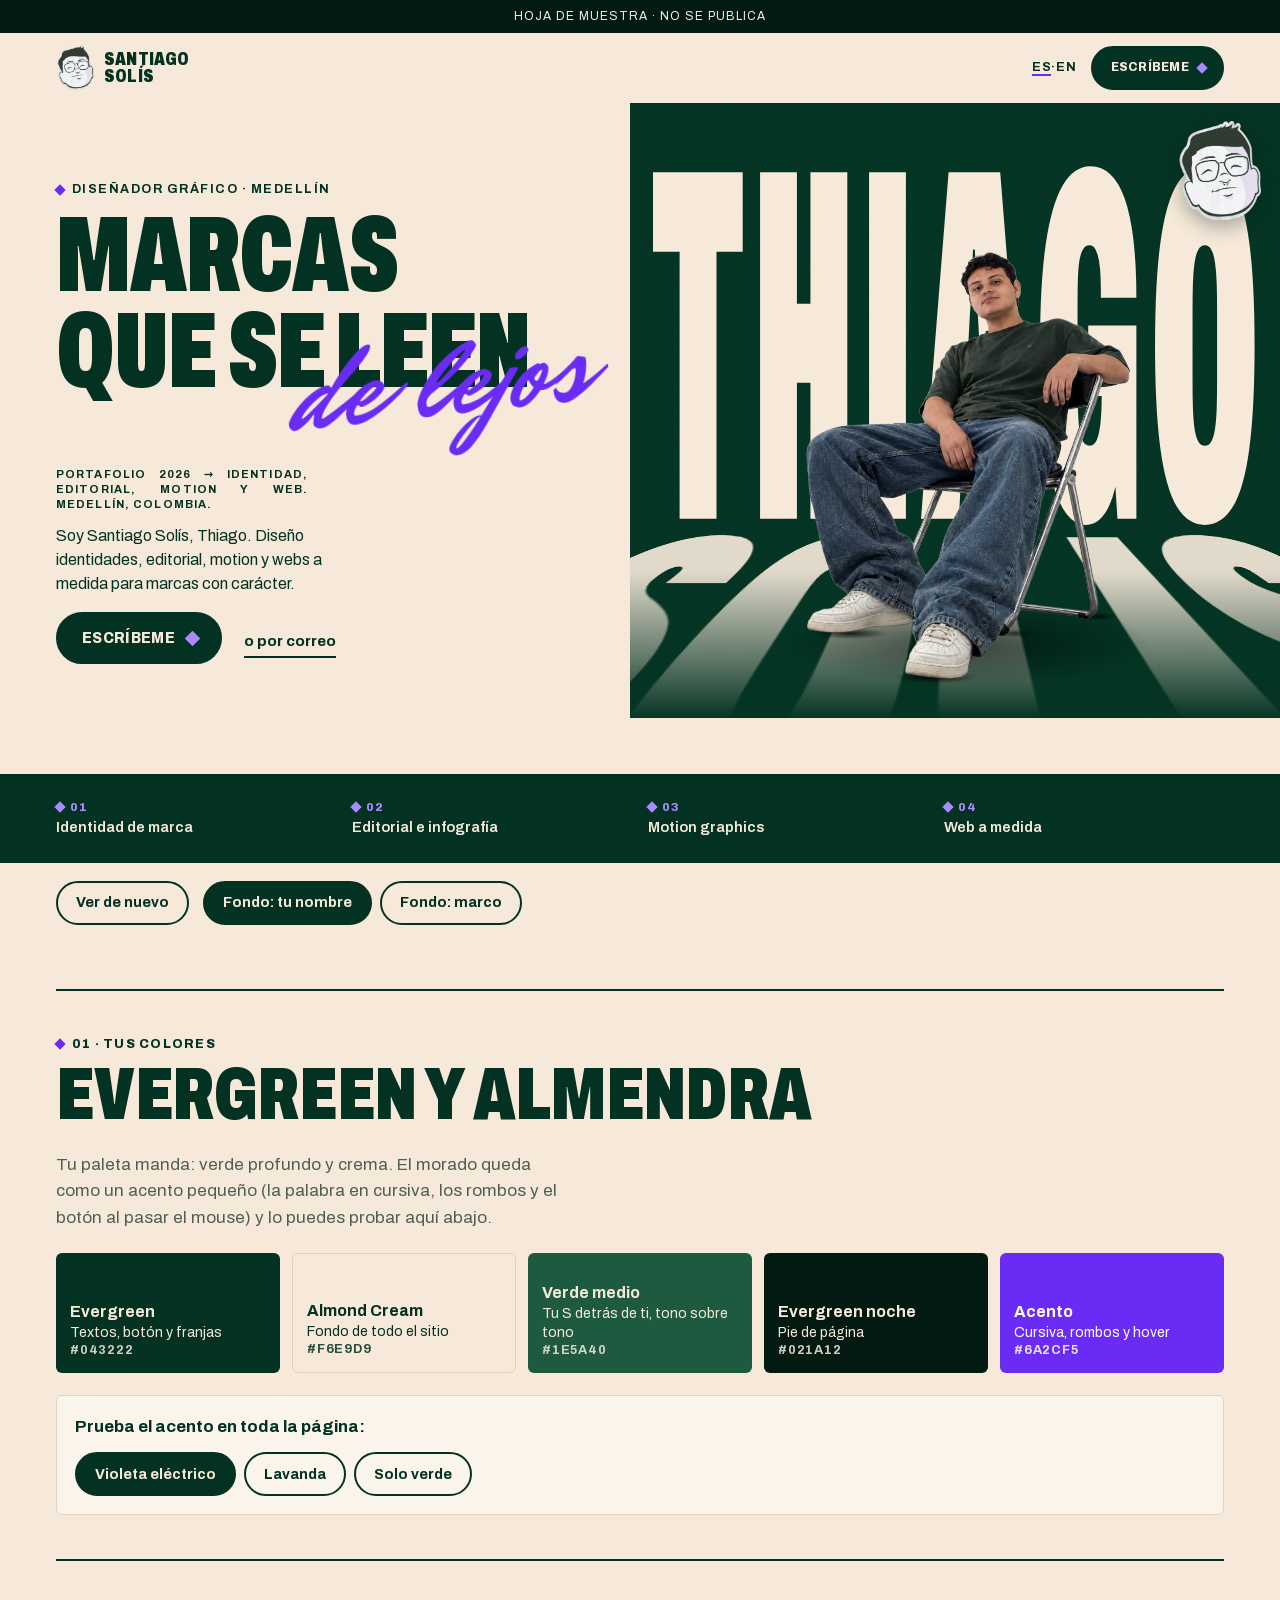
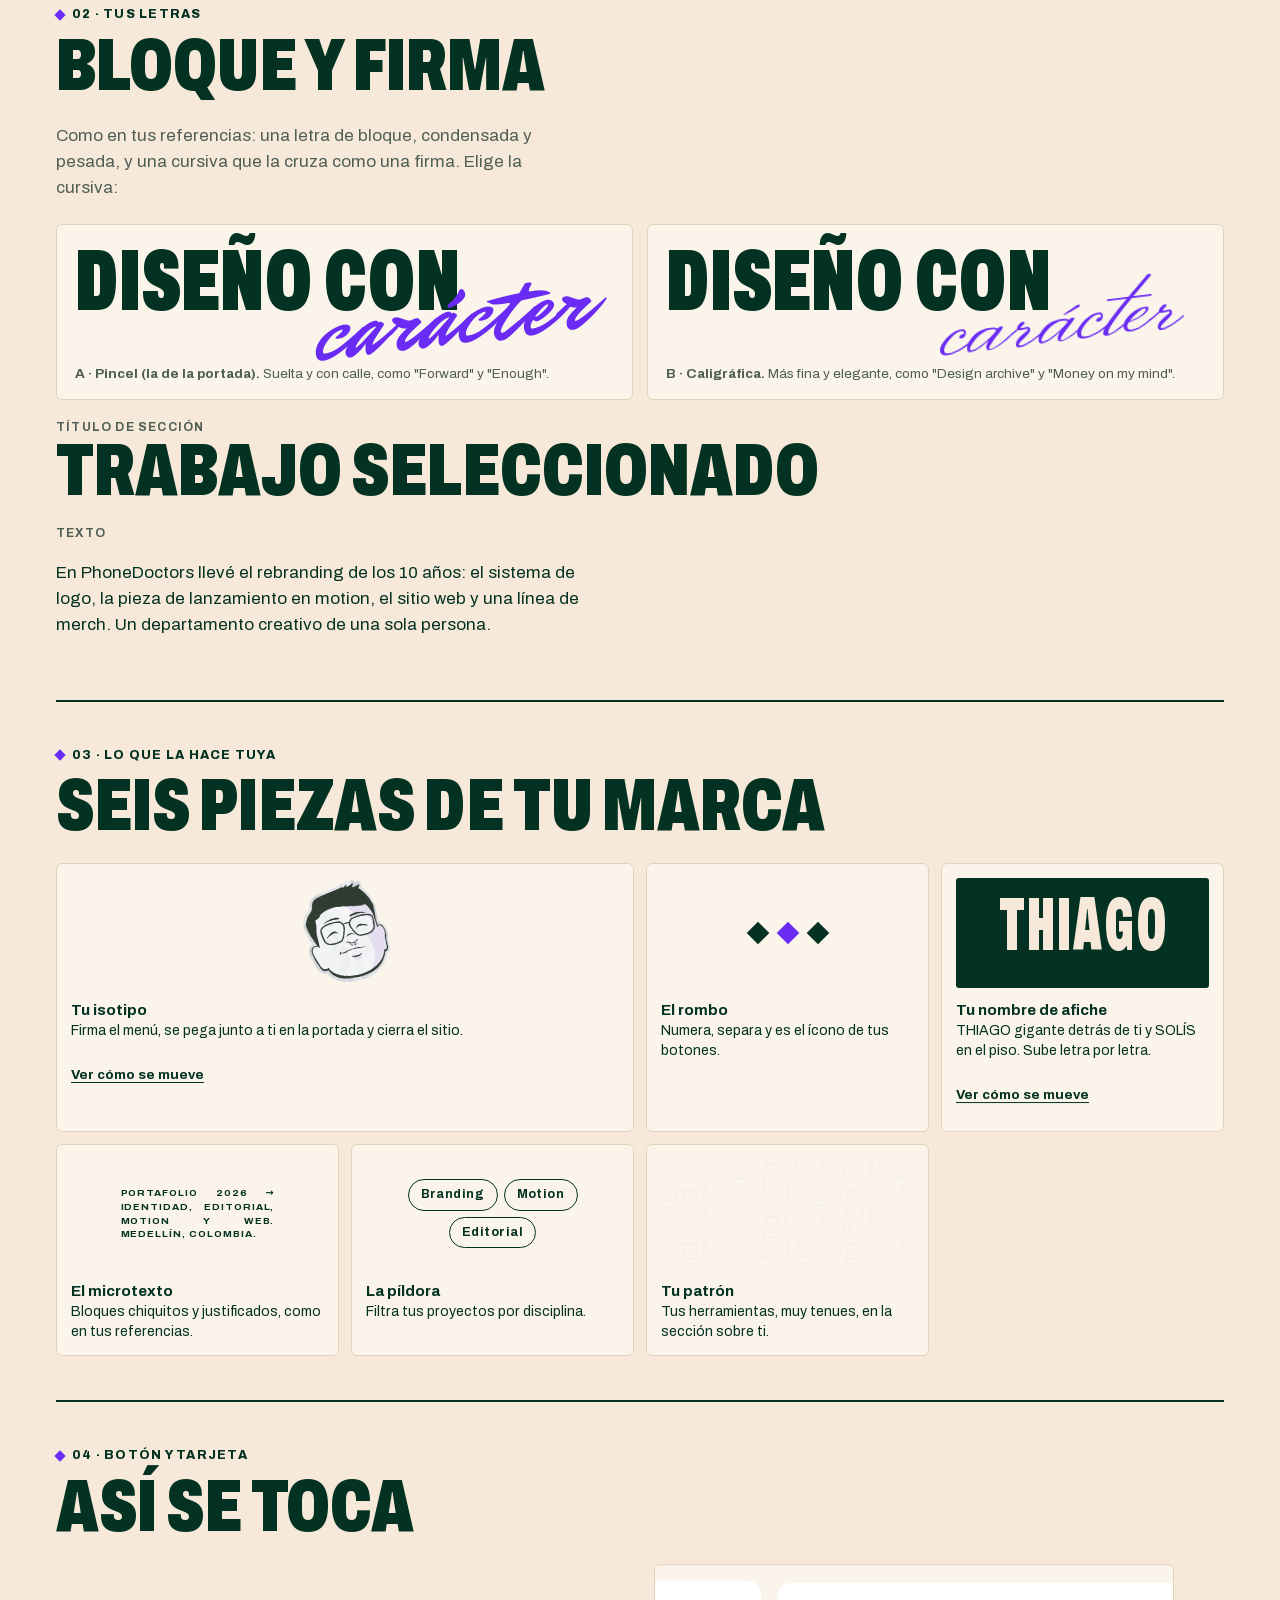
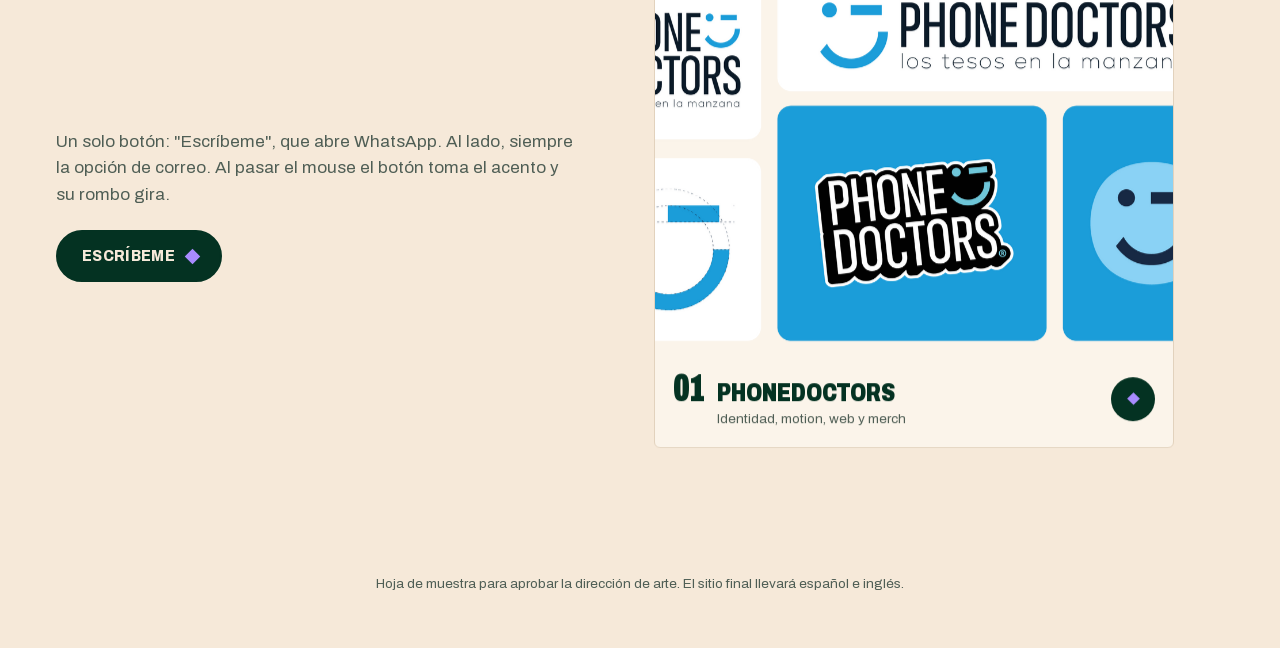
<file: direccion-de-arte.html>
<!doctype html>
<html lang="es" class="no-js" data-acento="violeta" data-fondo="nombre">
<head>
<meta charset="utf-8">
<meta name="viewport" content="width=device-width, initial-scale=1, viewport-fit=cover">
<title>Dirección de arte · Santiago Solís</title>
<meta name="robots" content="noindex">
<link rel="preload" href="fonts/archivo-var-latin.woff2" as="font" type="font/woff2" crossorigin>
<link rel="preload" href="fonts/mr-dafoe-latin.woff2" as="font" type="font/woff2" crossorigin>
<script>document.documentElement.className=document.documentElement.className.replace('no-js','js');try{var a=localStorage.getItem('acento');if(a)document.documentElement.dataset.acento=a;var f=localStorage.getItem('fondo');if(f)document.documentElement.dataset.fondo=f}catch(e){}</script>
<style>
@font-face{font-family:"Archivo";src:url(fonts/archivo-var-latin.woff2) format("woff2");font-weight:100 900;font-stretch:62% 125%;font-display:swap}
@font-face{font-family:"Mr Dafoe";src:url(fonts/mr-dafoe-latin.woff2) format("woff2");font-weight:400;font-display:swap}
@font-face{font-family:"Monsieur La Doulaise";src:url(fonts/monsieur-la-doulaise-latin.woff2) format("woff2");font-weight:400;font-display:swap}

:root{
  /* Color: tu paleta Evergreen + Almond */
  --ink:#043222;          /* Evergreen Shadow: textos, botón, franjas */
  --ink-deep:#021A12;     /* Evergreen más profundo: pie de página (derivado) */
  --ink-2:#1E5A40;        /* verde medio: la S tono sobre tono (derivado) */
  --bg:#F6E9D9;           /* Almond Cream */
  --surface:#FBF4EA;
  --line:#E2D2BD;
  --muted:#4F5E55;
  /* Acento: se prueba con el selector (violeta, lavanda o solo verde) */
  --acc:#6A2CF5;          /* sobre crema */
  --acc-dark:#A98BFF;     /* sobre verde */
  --acc-ink:#FFFFFF;      /* letra sobre el acento */
  --cta:var(--ink); --cta-ink:var(--bg);
  --f-display:"Archivo",system-ui,sans-serif;
  --f-script:"Mr Dafoe","Brush Script MT",cursive;
  --r-lg:6px; --r-sm:3px; --r-pill:999px;
  --ease:cubic-bezier(.22,1,.36,1);
  --ease-io:cubic-bezier(.76,0,.24,1);
  --ease-pop:cubic-bezier(.34,1.4,.64,1);
  --dur:1.05s; --dist:48px; --t-hover:.4s;
  --gutter:clamp(16px,4.4vw,56px);
  --maxw:1320px;
}
[data-acento="verde"]{--acc:var(--ink);--acc-dark:var(--bg);--acc-ink:var(--bg)}
[data-acento="lavanda"]{--acc:#8C6FE6;--acc-dark:#B7A3F2;--acc-ink:var(--ink)}

*,*::before,*::after{box-sizing:border-box}
html{overflow-x:hidden;-webkit-text-size-adjust:100%}
body{margin:0;overflow-x:clip;background:var(--bg);color:var(--ink);font-family:var(--f-display);font-size:1.0625rem;line-height:1.55;-webkit-font-smoothing:antialiased}
img{display:block;max-width:100%;height:auto}
a{color:inherit}
:focus-visible{outline:3px solid var(--acc);outline-offset:3px}
.oculto{position:absolute;width:1px;height:1px;overflow:hidden;clip:rect(0 0 0 0);white-space:nowrap}
html.lenis,html.lenis body{height:auto}
.lenis.lenis-smooth{scroll-behavior:auto!important}
.lenis.lenis-stopped{overflow:clip}
.mask{display:block;background:currentColor;-webkit-mask:var(--src) center/contain no-repeat;mask:var(--src) center/contain no-repeat}
.s-mono{--src:url(img/s-monograma.webp);aspect-ratio:830/1068}

.aviso{background:var(--ink-deep);color:var(--bg);font-size:.75rem;letter-spacing:.08em;text-transform:uppercase;text-align:center;padding:7px 12px;white-space:nowrap}

/* ===== Navegación ===== */
.nav{display:flex;align-items:center;justify-content:space-between;gap:12px;padding:12px var(--gutter);max-width:var(--maxw);margin:0 auto;position:relative;z-index:5}
.nav__logo{display:flex;align-items:center;gap:10px;text-decoration:none;line-height:1}
.nav__logo img{width:38px;height:auto}
.nav__nombre{font-weight:900;font-stretch:72%;text-transform:uppercase;font-size:1.15rem;line-height:.92;letter-spacing:.01em;max-width:6em}
.nav__der{display:flex;align-items:center;gap:14px}
.lang{font-size:.78rem;font-weight:700;letter-spacing:.06em;white-space:nowrap}
.lang b{border-bottom:2px solid var(--acc)}

/* ===== Botón ===== */
.btn{--h:52px;display:inline-flex;align-items:center;gap:12px;min-height:var(--h);padding:0 22px 0 24px;border-radius:var(--r-pill);background:var(--cta);color:var(--cta-ink);
  font-weight:800;font-stretch:88%;font-size:1rem;letter-spacing:.02em;text-decoration:none;text-transform:uppercase;border:2px solid var(--cta);
  transition:background var(--t-hover) var(--ease),color var(--t-hover) var(--ease),border-color var(--t-hover) var(--ease),scale .2s var(--ease)}
.btn__rombo{width:11px;height:11px;background:var(--acc-dark);rotate:45deg;transition:rotate var(--t-hover) var(--ease-pop),background var(--t-hover)}
@media (hover:hover){.btn:hover{background:var(--acc);border-color:var(--acc);color:var(--acc-ink)}.btn:hover .btn__rombo{rotate:225deg;background:currentColor}}
.btn:active{scale:.96}
.btn--sm{--h:44px;padding:0 16px 0 18px;font-size:.82rem;gap:9px}
.btn--sm .btn__rombo{width:8px;height:8px}
.link{font-weight:700;text-decoration:none;border-bottom:2px solid currentColor;padding:12px 0 2px;font-size:.95rem}

/* ===== Portada ===== */
.portada{position:relative;max-width:var(--maxw);margin:0 auto;padding:0 var(--gutter);display:grid;grid-template-columns:1fr}
.escena{position:relative;height:clamp(280px,76vw,460px);margin:0 calc(var(--gutter)*-1);overflow:hidden}
/* Fondo A: afiche con tu nombre gigante */
.afiche{position:absolute;inset:0;background:var(--ink);overflow:hidden;container-type:size}
.afiche::after{content:"";position:absolute;inset:0;opacity:.16;mix-blend-mode:soft-light;pointer-events:none;
  background-image:url("data:image/svg+xml,%3Csvg xmlns='http://www.w3.org/2000/svg' width='160' height='160'%3E%3Cfilter id='n'%3E%3CfeTurbulence type='fractalNoise' baseFrequency='.9' numOctaves='2' stitchTiles='stitch'/%3E%3C/filter%3E%3Crect width='100%25' height='100%25' filter='url(%23n)'/%3E%3C/svg%3E")}
.afiche__nombre{position:absolute;left:3%;right:3%;bottom:30%;display:flex;justify-content:space-between;align-items:flex-end;clip-path:inset(-300% -5% 0 -5%)}
.afiche__nombre span{display:block;font-weight:900;font-stretch:62%;font-size:min(31cqw,44cqh);line-height:.73;color:var(--bg);transform-origin:50% 100%;scale:1 2.05}
.afiche__piso{position:absolute;left:-30%;right:-30%;top:70%;bottom:0;overflow:hidden;perspective:220px;perspective-origin:50% 0;
  -webkit-mask-image:linear-gradient(#000 20%,transparent 100%);mask-image:linear-gradient(#000 20%,transparent 100%)}
.afiche__piso span{display:block;text-align:center;font-weight:900;font-stretch:62%;font-size:min(42cqw,62cqh);line-height:.75;color:var(--bg);opacity:.92;
  transform:rotateX(52deg);transform-origin:50% 0}
/* Fondo B: marco */
.marco{display:none;position:absolute;left:10%;right:10%;top:3%;bottom:14%;border:clamp(7px,2.2vw,12px) solid var(--ink);background:var(--ink-2)}
.marco__barra,.marco__pie{position:absolute;left:-2px;right:-2px;background:var(--ink);color:var(--bg);display:flex;align-items:center;justify-content:space-between;padding:0 4%}
.marco__barra{top:-2px;height:20%}
.marco__barra img{height:72%;width:auto}
.marco__barra b{font-family:var(--f-script);font-weight:400;font-size:clamp(2rem,10vw,4rem);line-height:1;color:var(--bg)}
.marco__barra small,.marco__pie{font-size:.72rem;font-weight:800;letter-spacing:.1em;text-transform:uppercase;line-height:1.1;text-align:right}
.marco__pie{bottom:-2px;height:9%;justify-content:center}
[data-fondo="marco"] .afiche{display:none}
[data-fondo="marco"] .marco{display:block}
[data-fondo="marco"] .escena__iso{display:none}
[data-fondo="marco"] .escena__figura{bottom:1%;height:80%}
[data-fondo="marco"] .escena__sombra{display:none}
.escena__figura{position:absolute;bottom:5%;left:50%;translate:-46% 0;height:80%;aspect-ratio:849/1120}
.escena__foto{position:relative;width:100%;height:100%;max-width:none;filter:saturate(.92) contrast(1.04)}
/* Sombra dibujada: una suave en el piso y otras de contacto bajo los tenis y las patas de la silla */
.escena__sombra{position:absolute;left:-6%;right:-6%;top:78%;height:30%;pointer-events:none;
  background:
    radial-gradient(10% 4.5% at 18% 36%,rgba(0,0,0,.78),transparent),
    radial-gradient(11% 4.5% at 41% 70%,rgba(0,0,0,.78),transparent),
    radial-gradient(5% 3% at 86% 23%,rgba(0,0,0,.7),transparent),
    radial-gradient(6% 3% at 63% 36%,rgba(0,0,0,.55),transparent),
    radial-gradient(50% 32% at 50% 44%,rgba(0,0,0,.5),transparent)}
.escena__iso{position:absolute;width:clamp(52px,13vw,100px);right:3%;top:3%;rotate:9deg;filter:drop-shadow(0 6px 10px rgba(2,26,18,.35))}
.texto{position:relative;z-index:2;padding-top:14px}
.ceja{display:flex;align-items:center;gap:8px;margin:0 0 10px;font-size:.78rem;font-weight:700;letter-spacing:.12em;text-transform:uppercase}
.rombo{display:inline-block;width:8px;height:8px;background:var(--acc);rotate:45deg;flex:none}
.titulo-caja{position:relative;padding-bottom:.56em;font-size:clamp(4rem,19.5vw,11.5rem)}
.titular{margin:0;font-weight:900;font-stretch:62%;text-transform:uppercase;font-size:1em;line-height:.86;letter-spacing:-.01em}
.titular .l{display:block;overflow:hidden;padding:.06em .12em .04em 0;margin:-.06em -.12em -.04em 0}
.titular .l-in{display:block}
.script{position:absolute;right:-1%;bottom:.04em;margin:0;font-family:var(--f-script);font-weight:400;letter-spacing:0;
  font-size:1.06em;line-height:1;color:var(--acc);rotate:-6deg;transform-origin:0% 100%;white-space:nowrap;pointer-events:none}
.micro{margin:8px 0 0;font-size:.7rem;font-weight:700;letter-spacing:.1em;text-transform:uppercase;line-height:1.35;max-width:36ch;text-align:justify}
.lead{max-width:34ch;margin:12px 0 0;font-size:1rem;line-height:1.5}
.acciones{display:flex;align-items:center;gap:22px;flex-wrap:wrap;margin-top:16px}
.rombo-viajero{position:absolute;width:11px;height:11px;background:var(--acc-dark);rotate:45deg;z-index:6;pointer-events:none;opacity:0;left:0;top:0}

.disciplinas{list-style:none;margin:40px calc(var(--gutter)*-1) 0;padding:22px var(--gutter);background:var(--ink);color:var(--bg);display:grid;grid-template-columns:1fr 1fr;gap:18px 16px}
.disciplinas li{font-weight:600;font-size:.92rem;line-height:1.25}
.disciplinas small{display:flex;align-items:center;gap:6px;color:var(--acc-dark);font-weight:800;letter-spacing:.08em;font-size:.72rem;margin-bottom:4px}
.disciplinas .rombo{background:var(--acc-dark)}

.controles{max-width:var(--maxw);margin:0 auto;padding:18px var(--gutter) 0;display:flex;gap:14px;align-items:center;flex-wrap:wrap}
.repetir,.chip{font:inherit;font-weight:700;font-size:.9rem;background:none;border:2px solid var(--ink);color:var(--ink);border-radius:var(--r-pill);min-height:44px;padding:0 18px;cursor:pointer}
.chip[aria-pressed="true"]{background:var(--ink);color:var(--bg)}
.controles [data-aviso-rm]{font-size:.85rem;color:var(--muted)}

@media (min-width:900px){
  .portada{grid-template-columns:repeat(12,1fr);column-gap:20px;align-items:end;min-height:min(calc(100svh - 110px),760px)}
  .escena{grid-column:7/13;grid-row:1;height:100%;min-height:560px;margin:0 calc(var(--gutter)*-1) 0 -20px}
  .afiche__nombre span{scale:1 2.5;font-size:min(31cqw,36cqh)}
  .afiche__nombre{bottom:30%}
  .escena__figura{bottom:6%;height:70%}
  .escena__iso{width:84px}
  .afiche__piso{top:70%}
  .texto{grid-column:1/7;grid-row:1;margin:0 0 54px;align-self:end}
  .titulo-caja{font-size:clamp(5.2rem,8.4vw,9.4rem)}
  .script{right:6%}
  .disciplinas{grid-column:1/-1;grid-template-columns:repeat(4,1fr);margin:0 calc(var(--gutter)*-1);padding:26px var(--gutter)}
}

.js .titular .l-in{transform:translateY(118%);animation:rescateL 0s 5s forwards}
.js [data-pieza]{visibility:hidden;animation:rescate 0s 5s forwards}
@keyframes rescate{to{visibility:visible}}
@keyframes rescateL{to{transform:none}}

/* ===== Hoja ===== */
.hoja{max-width:var(--maxw);margin:0 auto;padding:64px var(--gutter) 40px}
.bloque{padding:44px 0;border-top:2px solid var(--ink)}
.bloque__num{display:flex;align-items:center;gap:8px;font-weight:800;letter-spacing:.1em;font-size:.78rem;text-transform:uppercase;margin:0 0 6px}
.h2{margin:0 0 22px;font-weight:900;font-stretch:70%;text-transform:uppercase;font-size:clamp(2.4rem,9vw,4.6rem);line-height:.95}
.linea-mask{padding:.12em .1em .12em 0;margin:-.12em -.1em -.12em 0}
.nota{color:var(--muted);max-width:52ch;margin:0 0 22px}
.paleta{display:grid;grid-template-columns:1fr 1fr;gap:12px}
.color{border-radius:var(--r-lg);padding:14px;min-height:120px;display:flex;flex-direction:column;justify-content:flex-end;font-size:.88rem;line-height:1.35}
.color b{display:block;font-size:1rem}
.color code{font-family:inherit;font-weight:700;font-size:.8rem;letter-spacing:.06em;opacity:.85}
.color--borde{border:1.5px solid var(--line)}
.color--acc{background:var(--acc);color:var(--acc-ink)}
.prueba{margin-top:22px;padding:18px;border-radius:var(--r-lg);background:var(--surface);border:1.5px solid var(--line)}
.prueba p{margin:0 0 12px;font-weight:700}
.prueba__chips{display:flex;gap:8px;flex-wrap:wrap}
.cursivas{display:grid;gap:14px}
.cursiva{background:var(--surface);border:1.5px solid var(--line);border-radius:var(--r-lg);padding:18px 18px 14px;overflow:hidden}
.cursiva__muestra{position:relative;font-weight:900;font-stretch:62%;text-transform:uppercase;font-size:clamp(3rem,13vw,5.4rem);line-height:.88;padding-bottom:.45em;margin-bottom:6px}
.cursiva__muestra span{position:absolute;right:4%;bottom:0;font-weight:400;text-transform:none;color:var(--acc);rotate:-7deg;font-size:1.05em;white-space:nowrap}
.cursiva small{display:block;font-size:.85rem;color:var(--muted)}
.etiqueta-tipo{display:block;font-size:.75rem;font-weight:700;letter-spacing:.1em;text-transform:uppercase;color:var(--muted);margin-top:18px}
.elementos{display:grid;grid-template-columns:1fr 1fr;gap:12px}
.el{background:var(--surface);border-radius:var(--r-lg);padding:14px;display:flex;flex-direction:column;gap:12px;border:1.5px solid var(--line)}
.el__dibujo{height:110px;display:grid;place-items:center;position:relative;overflow:hidden;border-radius:var(--r-sm)}
.el p{margin:0;font-size:.88rem;line-height:1.4}
.el p b{display:block;font-size:.95rem}
.el--ancho{grid-column:1/-1}
.mini-nombre{display:flex;gap:2px;clip-path:inset(-200% 0 0 0)}.mini-nombre i{font-style:normal;font-weight:900;font-stretch:62%;font-size:3.4rem;line-height:.73;color:var(--bg);scale:1 1.4;transform-origin:50% 100%;display:block}
.rombos{display:flex;gap:14px;align-items:center}
.rombos i{width:16px;height:16px;background:var(--ink);rotate:45deg;display:block}
.rombos i:nth-child(2){background:var(--acc)}
.pildora{display:inline-flex;border:1.5px solid var(--ink);border-radius:var(--r-pill);padding:5px 12px;font-size:.78rem;font-weight:700;letter-spacing:.04em}
.pildoras{display:flex;flex-wrap:wrap;gap:6px;justify-content:center}
.patron-muestra{position:absolute;inset:0;background:var(--ink);-webkit-mask:url(img/patron.webp) 0 0/260px auto repeat;mask:url(img/patron.webp) 0 0/260px auto repeat;opacity:.55}
.iso-muestra{width:86px;rotate:-7deg}
.el .micro--muestra{max-width:22ch;font-size:.62rem;margin:0}
.ver-mov{font:inherit;font-size:.85rem;font-weight:700;background:none;border:0;padding:10px 0;min-height:44px;text-align:left;cursor:pointer;color:var(--ink);text-decoration:underline;text-underline-offset:3px}
.boton-y-tarjeta{display:grid;gap:28px}
.tarjeta{background:var(--surface);border-radius:var(--r-lg);overflow:hidden;text-decoration:none;display:block;border:1.5px solid var(--line);max-width:520px}
.tarjeta__img{overflow:hidden;aspect-ratio:4/3;position:relative}
.tarjeta__img img{width:100%;height:100%;object-fit:cover;transition:scale .9s var(--ease)}
.tarjeta__tag{position:absolute;left:12px;top:12px;background:var(--bg)}
.tarjeta__cuerpo{padding:16px 18px 18px;display:grid;grid-template-columns:auto 1fr auto;gap:2px 12px;align-items:baseline}
.tarjeta__n{font-weight:900;font-stretch:62%;font-size:2.4rem;line-height:1;grid-row:1/3}
.tarjeta h3{margin:0;font-weight:900;font-stretch:75%;text-transform:uppercase;font-size:1.6rem;line-height:1}
.tarjeta__meta{grid-column:2;font-size:.85rem;color:var(--muted)}
.tarjeta__ir{grid-row:1/3;grid-column:3;align-self:center;width:44px;height:44px;border-radius:50%;background:var(--ink);display:grid;place-items:center;transition:background var(--t-hover) var(--ease)}
.tarjeta__ir i{width:9px;height:9px;background:var(--acc-dark);rotate:45deg;transition:rotate var(--t-hover) var(--ease-pop),background var(--t-hover)}
@media (hover:hover){.tarjeta:hover .tarjeta__img img{scale:1.045}.tarjeta:hover .tarjeta__ir{background:var(--acc)}.tarjeta:hover .tarjeta__ir i{background:var(--acc-ink);rotate:225deg}}
.pie{padding:28px var(--gutter) 40px;text-align:center;font-size:.85rem;color:var(--muted)}
@media (min-width:900px){
  .paleta{grid-template-columns:repeat(5,1fr)}
  .cursivas{grid-template-columns:1fr 1fr}
  .elementos{grid-template-columns:repeat(4,1fr)}
  .el--ancho{grid-column:span 2}
  .boton-y-tarjeta{grid-template-columns:1fr 1fr;align-items:center}
}
@media (prefers-reduced-motion:reduce){
  *,*::before,*::after{animation-duration:.001ms!important;animation-iteration-count:1!important;transition-duration:.001ms!important;transition-delay:0s!important}
  .js .titular .l-in{transform:none}
  .js [data-pieza]{visibility:visible}
}
</style>
</head>
<body>
<div class="aviso">Hoja de muestra · no se publica</div>

<!-- ===== INICIO Portada ===== -->
<header class="nav" data-pieza>
  <a class="nav__logo" href="#" aria-label="Santiago Solís, inicio"><img src="img/isotipo.webp" width="500" height="606" alt=""><span class="nav__nombre">Santiago Solís</span></a>
  <div class="nav__der">
    <span class="lang" aria-label="Idioma"><b>ES</b>·EN</span>
    <a class="btn btn--sm" href="https://wa.me/573005198202?text=Hola%20Thiago%2C%20vi%20tu%20portafolio%20y%20quiero%20hablar%20de%20un%20proyecto">Escríbeme <span class="btn__rombo"></span></a>
  </div>
</header>

<section class="portada" data-portada>
  <div class="escena" aria-hidden="true">
    <div class="afiche" data-pieza data-afiche>
      <div class="afiche__nombre" data-nombre><span>T</span><span>H</span><span>I</span><span>A</span><span>G</span><span>O</span></div>
      <div class="afiche__piso" data-piso><span>SOLÍS</span></div>
    </div>
    <div class="marco" data-pieza data-marco>
      <div class="marco__barra"><img src="img/isotipo.webp" width="500" height="606" alt="" data-rombo-origen><b>Thiago</b><small>Medellín<br>2026</small></div>
    </div>
    <div class="escena__figura" data-pieza data-hero-img>
      <span class="escena__sombra" aria-hidden="true"></span>
      <picture>
        <source media="(min-width:700px)" srcset="img/thiago-silla-849.webp">
        <img class="escena__foto" src="img/thiago-silla-640.webp" width="849" height="1120" alt="" fetchpriority="high">
      </picture>
    </div>
    <img class="escena__iso" data-pieza data-iso data-rombo-origen src="img/isotipo.webp" width="500" height="606" alt="">
  </div>

  <div class="texto">
    <p class="ceja" data-pieza><span class="rombo"></span>Diseñador gráfico · Medellín</p>
    <div class="titulo-caja">
      <h1 class="titular">
        <span class="l"><span class="l-in">Marcas</span></span>
        <span class="l"><span class="l-in">que se leen</span></span>
        <span class="oculto">de lejos</span>
      </h1>
      <p class="script" data-pieza data-script aria-hidden="true">de lejos</p>
    </div>
    <p class="micro" data-pieza>Portafolio 2026 → identidad, editorial, motion y web. Medellín, Colombia.</p>
    <p class="lead" data-pieza>Soy Santiago Solís, Thiago. Diseño identidades, editorial, motion y webs a medida para marcas con carácter.</p>
    <div class="acciones" data-pieza>
      <a class="btn" data-boton href="https://wa.me/573005198202?text=Hola%20Thiago%2C%20vi%20tu%20portafolio%20y%20quiero%20hablar%20de%20un%20proyecto">Escríbeme <span class="btn__rombo" data-boton-rombo></span></a>
      <a class="link" href="mailto:santiagomezsolis@gmail.com?subject=Proyecto%20desde%20tu%20portafolio">o por correo</a>
    </div>
  </div>

  <ol class="disciplinas" data-pieza>
    <li><small><span class="rombo"></span>01</small>Identidad de marca</li>
    <li><small><span class="rombo"></span>02</small>Editorial e infografía</li>
    <li><small><span class="rombo"></span>03</small>Motion graphics</li>
    <li><small><span class="rombo"></span>04</small>Web a medida</li>
  </ol>
  <span class="rombo-viajero" aria-hidden="true"></span>
</section>
<!-- ===== FIN Portada ===== -->

<div class="controles">
  <button type="button" class="repetir" data-ver-de-nuevo>Ver de nuevo</button>
  <span class="prueba__chips" role="group" aria-label="Fondo detrás de tu foto">
    <button type="button" class="chip" data-fondo-btn="nombre" aria-pressed="true">Fondo: tu nombre</button>
    <button type="button" class="chip" data-fondo-btn="marco" aria-pressed="false">Fondo: marco</button>
  </span>
  <span data-aviso-rm hidden>Tienes activado "Reducir movimiento": aquí ves una versión sin desplazamientos. Apágalo para ver la animación completa.</span>
</div>

<main class="hoja">
  <section class="bloque">
    <p class="bloque__num"><span class="rombo"></span>01 · Tus colores</p>
    <h2 class="h2" data-split>Evergreen y almendra</h2>
    <p class="nota" data-reveal>Tu paleta manda: verde profundo y crema. El morado queda como un acento pequeño (la palabra en cursiva, los rombos y el botón al pasar el mouse) y lo puedes probar aquí abajo.</p>
    <div class="paleta" data-reveal>
      <div class="color" style="background:#043222;color:#F6E9D9"><b>Evergreen</b>Textos, botón y franjas<code>#043222</code></div>
      <div class="color color--borde" style="background:#F6E9D9"><b>Almond Cream</b>Fondo de todo el sitio<code>#F6E9D9</code></div>
      <div class="color" style="background:#1E5A40;color:#F6E9D9"><b>Verde medio</b>Tu S detrás de ti, tono sobre tono<code>#1E5A40</code></div>
      <div class="color" style="background:#021A12;color:#F6E9D9"><b>Evergreen noche</b>Pie de página<code>#021A12</code></div>
      <div class="color color--acc"><b>Acento</b>Cursiva, rombos y hover<code data-acc-hex>#6A2CF5</code></div>
    </div>
    <div class="prueba" data-reveal>
      <p>Prueba el acento en toda la página:</p>
      <div class="prueba__chips" role="group" aria-label="Color de acento">
        <button type="button" class="chip" data-acento-btn="violeta" aria-pressed="true">Violeta eléctrico</button>
        <button type="button" class="chip" data-acento-btn="lavanda" aria-pressed="false">Lavanda</button>
        <button type="button" class="chip" data-acento-btn="verde" aria-pressed="false">Solo verde</button>
      </div>
    </div>
  </section>

  <section class="bloque">
    <p class="bloque__num"><span class="rombo"></span>02 · Tus letras</p>
    <h2 class="h2" data-split>Bloque y firma</h2>
    <p class="nota" data-reveal>Como en tus referencias: una letra de bloque, condensada y pesada, y una cursiva que la cruza como una firma. Elige la cursiva:</p>
    <div class="cursivas">
      <div class="cursiva" data-reveal>
        <div class="cursiva__muestra">Diseño con<span style="font-family:'Mr Dafoe',cursive">carácter</span></div>
        <small><b>A · Pincel (la de la portada).</b> Suelta y con calle, como "Forward" y "Enough".</small>
      </div>
      <div class="cursiva" data-reveal>
        <div class="cursiva__muestra">Diseño con<span style="font-family:'Monsieur La Doulaise',cursive;font-size:1.25em">carácter</span></div>
        <small><b>B · Caligráfica.</b> Más fina y elegante, como "Design archive" y "Money on my mind".</small>
      </div>
    </div>
    <span class="etiqueta-tipo">Título de sección</span>
    <p class="h2" style="margin-bottom:0">Trabajo seleccionado</p>
    <span class="etiqueta-tipo">Texto</span>
    <p style="max-width:56ch">En PhoneDoctors llevé el rebranding de los 10 años: el sistema de logo, la pieza de lanzamiento en motion, el sitio web y una línea de merch. Un departamento creativo de una sola persona.</p>
  </section>

  <section class="bloque">
    <p class="bloque__num"><span class="rombo"></span>03 · Lo que la hace tuya</p>
    <h2 class="h2" data-split>Seis piezas de tu marca</h2>
    <div class="elementos">
      <div class="el el--ancho" data-reveal>
        <div class="el__dibujo"><img class="iso-muestra" data-mov-iso src="img/isotipo.webp" width="500" height="606" alt=""></div>
        <p><b>Tu isotipo</b>Firma el menú, se pega junto a ti en la portada y cierra el sitio.</p>
        <button type="button" class="ver-mov" data-ver-mov="iso">Ver cómo se mueve</button>
      </div>
      <div class="el" data-reveal>
        <div class="el__dibujo"><span class="rombos"><i></i><i></i><i></i></span></div>
        <p><b>El rombo</b>Numera, separa y es el ícono de tus botones.</p>
      </div>
      <div class="el" data-reveal>
        <div class="el__dibujo" style="background:var(--ink)"><span class="mini-nombre" data-mov-nombre><i>T</i><i>H</i><i>I</i><i>A</i><i>G</i><i>O</i></span></div>
        <p><b>Tu nombre de afiche</b>THIAGO gigante detrás de ti y SOLÍS en el piso. Sube letra por letra.</p>
        <button type="button" class="ver-mov" data-ver-mov="nombre">Ver cómo se mueve</button>
      </div>
      <div class="el" data-reveal>
        <div class="el__dibujo"><p class="micro micro--muestra">Portafolio 2026 → identidad, editorial, motion y web. Medellín, Colombia.</p></div>
        <p><b>El microtexto</b>Bloques chiquitos y justificados, como en tus referencias.</p>
      </div>
      <div class="el" data-reveal>
        <div class="el__dibujo"><span class="pildoras"><span class="pildora">Branding</span><span class="pildora">Motion</span><span class="pildora">Editorial</span></span></div>
        <p><b>La píldora</b>Filtra tus proyectos por disciplina.</p>
      </div>
      <div class="el" data-reveal>
        <div class="el__dibujo"><span class="patron-muestra"></span></div>
        <p><b>Tu patrón</b>Tus herramientas, muy tenues, en la sección sobre ti.</p>
      </div>
    </div>
  </section>

  <section class="bloque" id="trabajo">
    <p class="bloque__num"><span class="rombo"></span>04 · Botón y tarjeta</p>
    <h2 class="h2" data-split>Así se toca</h2>
    <div class="boton-y-tarjeta">
      <div data-reveal>
        <p class="nota">Un solo botón: "Escríbeme", que abre WhatsApp. Al lado, siempre la opción de correo. Al pasar el mouse el botón toma el acento y su rombo gira.</p>
        <a class="btn" href="https://wa.me/573005198202?text=Hola%20Thiago%2C%20vi%20tu%20portafolio%20y%20quiero%20hablar%20de%20un%20proyecto">Escríbeme <span class="btn__rombo"></span></a>
      </div>
      <a class="tarjeta" href="#trabajo" data-reveal>
        <div class="tarjeta__img"><img src="img/caso-phd-900.webp" width="900" height="675" alt="Sistema de logo de PhoneDoctors en sus versiones" loading="lazy"><span class="pildora tarjeta__tag">Rebranding · 2025–2026</span></div>
        <div class="tarjeta__cuerpo">
          <span class="tarjeta__n">01</span>
          <h3>PhoneDoctors</h3>
          <span class="tarjeta__meta">Identidad, motion, web y merch</span>
          <span class="tarjeta__ir" aria-hidden="true"><i></i></span>
        </div>
      </a>
    </div>
  </section>
</main>
<p class="pie">Hoja de muestra para aprobar la dirección de arte. El sitio final llevará español e inglés.</p>

<script src="vendor/gsap.min.js" defer></script>
<script src="vendor/ScrollTrigger.min.js" defer></script>
<script src="vendor/SplitText.min.js" defer></script>
<script src="vendor/lenis.min.js" defer></script>
<script src="js/firma.js?v=20261021c" defer></script>
</body>
</html>
</file>
<file: css/estilos.css>
/* ==========================================================
   Portafolio de Santiago Solís (Thiago)
   Dirección de arte: "Bloque y firma" — aprobada el 21-oct-2026
   ========================================================== */

@font-face{font-family:"Archivo";src:url(../fonts/archivo-var-latin.woff2) format("woff2");font-weight:100 900;font-stretch:62% 125%;font-display:swap}
@font-face{font-family:"Mr Dafoe";src:url(../fonts/mr-dafoe-latin.woff2) format("woff2");font-weight:400;font-display:swap}

:root{
  /* Color */
  --ink:#043222;          /* Evergreen Shadow: textos, botones, afiche */
  --ink-deep:#021A12;     /* Evergreen noche: pie de página */
  --ink-2:#1E5A40;        /* verde medio */
  --bg:#F6E9D9;           /* Almond Cream */
  --surface:#FBF4EA;
  --line:#E2D2BD;
  --muted:#4F5E55;
  --acc:#6A2CF5;          /* violeta eléctrico sobre crema */
  --acc-dark:#A98BFF;     /* violeta para fondos verdes */
  --acc-ink:#FFFFFF;
  --cta:var(--ink); --cta-ink:var(--bg);
  --marcador:#FFE45C;
  /* Letras */
  --f-display:"Archivo",system-ui,sans-serif;
  --f-script:"Mr Dafoe","Brush Script MT",cursive;
  /* Forma */
  --r-lg:6px; --r-sm:3px; --r-pill:999px;
  /* Movimiento */
  --ease:cubic-bezier(.22,1,.36,1);
  --ease-io:cubic-bezier(.76,0,.24,1);
  --ease-pop:cubic-bezier(.34,1.4,.64,1);
  --dur:1.05s; --dist:48px; --t-hover:.4s;
  /* Espacio */
  --gutter:clamp(16px,4.4vw,56px);
  --maxw:1320px;
  --section-y:clamp(72px,11vw,150px);
}

*,*::before,*::after{box-sizing:border-box}
html{overflow-x:hidden;scroll-padding-top:84px;-webkit-text-size-adjust:100%}
body{margin:0;overflow-x:clip;background:var(--bg);color:var(--ink);font-family:var(--f-display);font-size:1.0625rem;line-height:1.55;-webkit-font-smoothing:antialiased}
img{display:block;max-width:100%;height:auto}
a{color:inherit}
button{font:inherit;color:inherit}
:focus-visible{outline:3px solid var(--acc);outline-offset:3px}
.oculto{position:absolute;width:1px;height:1px;overflow:hidden;clip:rect(0 0 0 0);white-space:nowrap}
.saltar{position:absolute;left:12px;top:-60px;z-index:100;background:var(--ink);color:var(--bg);padding:10px 16px;border-radius:var(--r-pill);font-weight:700}
.saltar:focus{top:12px}
.marcador{background:var(--marcador);color:#1a1a1a;padding:0 .3em;border-radius:3px;font-weight:700}
html.lenis,html.lenis body{height:auto}
.lenis.lenis-smooth{scroll-behavior:auto!important}
.lenis.lenis-stopped{overflow:clip}
.lenis [data-lenis-prevent]{overscroll-behavior:contain}
.contenedor{max-width:var(--maxw);margin:0 auto;padding:0 var(--gutter)}
.rombo{display:inline-block;width:8px;height:8px;background:var(--acc);rotate:45deg;flex:none}

/* ===== Botones ===== */
.btn{--h:52px;display:inline-flex;align-items:center;gap:12px;min-height:var(--h);padding:0 22px 0 24px;border-radius:var(--r-pill);background:var(--cta);color:var(--cta-ink);
  font-weight:800;font-stretch:88%;font-size:1rem;letter-spacing:.02em;text-decoration:none;text-transform:uppercase;border:2px solid var(--cta);cursor:pointer;
  transition:background var(--t-hover) var(--ease),color var(--t-hover) var(--ease),border-color var(--t-hover) var(--ease),scale .2s var(--ease)}
.btn__rombo{width:11px;height:11px;background:var(--acc-dark);rotate:45deg;transition:rotate var(--t-hover) var(--ease-pop),background var(--t-hover)}
@media (hover:hover){.btn:hover{background:var(--acc);border-color:var(--acc);color:var(--acc-ink)}.btn:hover .btn__rombo{rotate:225deg;background:currentColor}}
.btn:active{scale:.96}
.btn--sm{--h:44px;padding:0 16px 0 18px;font-size:.82rem;gap:9px}
.btn--sm .btn__rombo{width:8px;height:8px}
.btn{white-space:nowrap}
@media (max-width:420px){
  .nav__in{gap:8px}
  .nav__logo{gap:7px}
  .nav__logo img{width:32px}
  .nav__nombre{font-size:1rem}
  .nav .btn--sm{padding:0 12px 0 14px;font-size:.74rem;gap:7px}
  .idioma b,.idioma a{min-width:28px}
}
.btn--claro{--cta:var(--bg);--cta-ink:var(--ink)}
/* Botón de acento: violeta con letra blanca; al pasar el mouse se vuelve verde */
.btn--acento{--cta:var(--acc);--cta-ink:#fff;justify-self:start;margin-top:4px}
.btn--acento .btn__rombo{background:#fff}
@media (hover:hover){.btn--acento:hover{background:var(--ink);border-color:var(--ink);color:var(--bg)}.btn--acento:hover .btn__rombo{background:var(--acc-dark)}}
.btn--claro .btn__rombo{background:var(--acc)}
.link{font-weight:700;text-decoration:none;border-bottom:2px solid currentColor;padding:12px 0 2px;font-size:.95rem;display:inline-block}
@media (hover:hover){.link:hover{color:var(--acc)}}

/* ===== Navegación ===== */
.nav{position:sticky;top:0;z-index:50;transition:background .3s,box-shadow .3s}
.nav.is-pegada{background:var(--bg);box-shadow:0 1px 0 var(--line)}
.nav__in{display:flex;align-items:center;justify-content:space-between;gap:12px;padding:10px var(--gutter);max-width:var(--maxw);margin:0 auto}
.nav__logo{display:flex;align-items:center;gap:10px;text-decoration:none;line-height:1}
.nav__logo img{width:38px;height:auto}
.nav__nombre{font-weight:900;font-stretch:72%;text-transform:uppercase;font-size:1.15rem;line-height:1.02;letter-spacing:.01em;max-width:6em}
.nav__links{display:none;list-style:none;margin:0;padding:0;gap:26px}
.nav__links a{text-decoration:none;font-weight:700;font-size:.9rem;letter-spacing:.04em;text-transform:uppercase;padding:10px 0;position:relative}
.nav__links a::after{content:"";position:absolute;left:0;right:0;bottom:4px;height:2px;background:var(--acc);scale:0 1;transform-origin:0 50%;transition:scale var(--t-hover) var(--ease)}
@media (hover:hover){.nav__links a:hover::after{scale:1 1}}
@media (min-width:900px){.nav__links{display:flex}}
.nav__der{display:flex;align-items:center;gap:10px}
.idioma{display:flex;align-items:center;margin:0;font-size:.8rem;font-weight:800;letter-spacing:.06em}
.idioma b,.idioma a{display:grid;place-items:center;min-width:34px;min-height:44px;text-decoration:none}
.idioma b{border-bottom:2px solid var(--acc);min-height:auto;padding:2px 0;margin:0 4px}
.idioma a{color:var(--muted)}
@media (hover:hover){.idioma a:hover{color:var(--acc)}}

/* ===== Portada ===== */
.portada{position:relative;max-width:var(--maxw);margin:0 auto;padding:0 var(--gutter);display:grid;grid-template-columns:1fr}
.escena{position:relative;height:clamp(280px,76vw,460px);margin:0 calc(var(--gutter)*-1);overflow:hidden}
.afiche{position:absolute;inset:0;background:var(--ink);overflow:hidden;container-type:size}
.afiche::after{content:"";position:absolute;inset:0;opacity:.16;mix-blend-mode:soft-light;pointer-events:none;
  background-image:url("data:image/svg+xml,%3Csvg xmlns='http://www.w3.org/2000/svg' width='160' height='160'%3E%3Cfilter id='n'%3E%3CfeTurbulence type='fractalNoise' baseFrequency='.9' numOctaves='2' stitchTiles='stitch'/%3E%3C/filter%3E%3Crect width='100%25' height='100%25' filter='url(%23n)'/%3E%3C/svg%3E")}
.afiche__nombre{position:absolute;left:3%;right:3%;bottom:30%;display:flex;justify-content:space-between;align-items:flex-end;clip-path:inset(-300% -5% 0 -5%)}
.afiche__nombre span{display:block;font-weight:900;font-stretch:62%;font-size:min(31cqw,44cqh);line-height:.73;color:var(--bg);transform-origin:50% 100%;scale:1 2.05}
.afiche__piso{position:absolute;left:-30%;right:-30%;top:70%;bottom:0;overflow:hidden;perspective:220px;perspective-origin:50% 0;
  -webkit-mask-image:linear-gradient(#000 20%,transparent 100%);mask-image:linear-gradient(#000 20%,transparent 100%)}
.afiche__piso span{display:block;text-align:center;font-weight:900;font-stretch:62%;font-size:min(42cqw,62cqh);line-height:.75;color:var(--bg);opacity:.92;transform:rotateX(52deg);transform-origin:50% 0}
.escena__figura{position:absolute;bottom:5%;left:50%;translate:-46% 0;height:80%;aspect-ratio:849/1120}
.escena__foto{position:relative;width:100%;height:100%;max-width:none;filter:saturate(.92) contrast(1.04)}
/* Sombra dibujada: suave en el piso y de contacto bajo los tenis y las patas de la silla */
.escena__sombra{position:absolute;left:-6%;right:-6%;top:78%;height:30%;pointer-events:none;
  background:
    radial-gradient(10% 4.5% at 18% 36%,rgba(0,0,0,.78),transparent),
    radial-gradient(11% 4.5% at 41% 70%,rgba(0,0,0,.78),transparent),
    radial-gradient(5% 3% at 86% 23%,rgba(0,0,0,.7),transparent),
    radial-gradient(6% 3% at 63% 36%,rgba(0,0,0,.55),transparent),
    radial-gradient(50% 32% at 50% 44%,rgba(0,0,0,.5),transparent)}
.escena__iso{position:absolute;width:clamp(52px,13vw,100px);right:3%;top:3%;rotate:9deg;filter:drop-shadow(0 6px 10px rgba(2,26,18,.35))}
.texto{position:relative;z-index:2;padding-top:14px}
.ceja{display:flex;align-items:center;gap:8px;margin:0 0 10px;font-size:.78rem;font-weight:700;letter-spacing:.12em;text-transform:uppercase}
.titulo-caja{position:relative;padding-bottom:.56em;font-size:clamp(4rem,19.5vw,11.5rem)}
.titular{margin:0;font-weight:900;font-stretch:62%;text-transform:uppercase;font-size:1em;line-height:.86;letter-spacing:-.01em}
.titular .l{display:block;overflow:hidden;padding:.06em .12em .04em 0;margin:-.06em -.12em -.04em 0}
.titular .l-in{display:block}
.script{position:absolute;right:-1%;bottom:.04em;margin:0;font-family:var(--f-script);font-weight:400;letter-spacing:0;font-size:1.06em;line-height:1;color:var(--acc);
  rotate:-6deg;transform-origin:0% 100%;white-space:nowrap;pointer-events:none}
.micro{margin:8px 0 0;font-size:.7rem;font-weight:700;letter-spacing:.1em;text-transform:uppercase;line-height:1.35;max-width:36ch;text-align:justify}
.lead{max-width:34ch;margin:12px 0 0;font-size:1rem;line-height:1.5}
.acciones{display:flex;align-items:center;gap:22px;flex-wrap:wrap;margin-top:16px}
.rombo-viajero{position:absolute;width:11px;height:11px;background:var(--acc-dark);rotate:45deg;z-index:6;pointer-events:none;opacity:0;left:0;top:0}
.disciplinas{list-style:none;margin:40px calc(var(--gutter)*-1) 0;padding:22px var(--gutter);background:var(--ink);color:var(--bg);display:grid;grid-template-columns:1fr 1fr;gap:18px 16px}
.disciplinas li{font-weight:600;font-size:.92rem;line-height:1.25}
.disciplinas small{display:flex;align-items:center;gap:6px;color:var(--acc-dark);font-weight:800;letter-spacing:.08em;font-size:.72rem;margin-bottom:4px}
.disciplinas .rombo{background:var(--acc-dark)}
@media (min-width:900px){
  .portada{grid-template-columns:repeat(12,1fr);column-gap:20px;align-items:end;min-height:min(calc(100svh - 70px),780px)}
  .escena{grid-column:7/13;grid-row:1;height:100%;min-height:560px;margin:0 calc(var(--gutter)*-1) 0 -20px}
  .afiche__nombre{bottom:30%}
  .afiche__nombre span{scale:1 2.5;font-size:min(31cqw,36cqh)}
  .escena__figura{bottom:6%;height:70%}
  .escena__iso{width:84px}
  .texto{grid-column:1/7;grid-row:1;margin:0 0 54px;align-self:end}
  .titulo-caja{font-size:clamp(5.2rem,8.4vw,9.4rem)}
  .script{right:6%}
  .disciplinas{grid-column:1/-1;grid-template-columns:repeat(4,1fr);margin:0 calc(var(--gutter)*-1);padding:26px var(--gutter)}
}

/* Estados ocultos solo con JS, con rescate por tiempo */
.js .titular .l-in{transform:translateY(118%);animation:rescateL 0s 5s forwards}
.js [data-pieza]{visibility:hidden;animation:rescate 0s 5s forwards}
@keyframes rescate{to{visibility:visible}}
@keyframes rescateL{to{transform:none}}

/* ===== Secciones ===== */
.seccion{padding:var(--section-y) 0}
.seccion__cabeza{display:grid;gap:14px;margin-bottom:clamp(32px,5vw,56px)}
.seccion__num{display:flex;align-items:center;gap:8px;font-weight:800;letter-spacing:.1em;font-size:.78rem;text-transform:uppercase;margin:0}
.h2{margin:0;font-weight:900;font-stretch:66%;text-transform:uppercase;font-size:clamp(2.7rem,11vw,6.4rem);line-height:.92;letter-spacing:-.005em}
.linea-mask{padding:.12em .1em .12em 0;margin:-.12em -.1em -.12em 0}
.entrada{max-width:48ch;margin:0;color:var(--muted);font-size:1.05rem}
@media (min-width:900px){.seccion__cabeza{grid-template-columns:1fr 1fr;align-items:end}.seccion__cabeza .seccion__num{grid-column:1/-1}}

/* ===== Trabajo seleccionado ===== */
.casos{display:grid;gap:18px}
.caso{background:var(--surface);border-radius:var(--r-lg);overflow:hidden;text-decoration:none;display:block;border:1.5px solid var(--line)}
.caso__img{overflow:hidden;aspect-ratio:4/3;position:relative;background:var(--line)}
.caso__img img{width:100%;height:100%;object-fit:cover;transition:scale .9s var(--ease)}
.caso__tag{position:absolute;left:12px;top:12px}
.pildora{display:inline-flex;align-items:center;border:1.5px solid var(--ink);border-radius:var(--r-pill);padding:5px 12px;font-size:.78rem;font-weight:700;letter-spacing:.04em;background:var(--bg);line-height:1.2}
.caso__cuerpo{padding:16px 18px 18px;display:grid;grid-template-columns:auto 1fr;gap:2px 12px;align-items:baseline}
.caso__n{font-weight:900;font-stretch:62%;font-size:2.4rem;line-height:1;grid-row:1/3}
.caso h3{margin:0;font-weight:900;font-stretch:75%;text-transform:uppercase;font-size:1.6rem;line-height:1}
.caso__meta{grid-column:2;font-size:.88rem;color:var(--muted)}
.caso__ver{grid-column:1/-1;display:flex;align-items:center;justify-content:space-between;gap:10px;margin-top:14px;padding-top:12px;border-top:1.5px solid var(--line);font-weight:800;font-size:.85rem;text-transform:uppercase;letter-spacing:.04em}
@media (min-width:1000px){.caso__cuerpo{grid-template-columns:auto 1fr auto}.caso__ver{grid-row:1/3;grid-column:3;align-self:center;margin:0;padding:0;border:0}}
.caso__ir{flex:none;width:44px;height:44px;border-radius:50%;background:var(--ink);display:grid;place-items:center;transition:background var(--t-hover) var(--ease)}
.caso__ir i{width:9px;height:9px;background:var(--acc-dark);rotate:45deg;transition:rotate var(--t-hover) var(--ease-pop),background var(--t-hover)}
@media (hover:hover){.caso:hover .caso__img img{scale:1.045}.caso:hover .caso__ir{background:var(--acc)}.caso:hover .caso__ir i{background:var(--acc-ink);rotate:225deg}}
@media (min-width:760px){.casos{grid-template-columns:1fr 1fr;gap:22px}.casos .caso:nth-child(even){margin-top:64px}}

/* ===== Todos los proyectos ===== */
.proyectos{background:var(--surface)}
.filtros{display:flex;gap:8px;flex-wrap:wrap;margin:0 0 26px;padding:0;list-style:none}
.filtro{min-height:44px;padding:0 16px;border-radius:var(--r-pill);border:1.5px solid var(--ink);background:transparent;font-weight:700;font-size:.85rem;cursor:pointer;transition:background .25s,color .25s}
.filtro[aria-pressed="true"]{background:var(--ink);color:var(--bg)}
@media (hover:hover){.filtro:hover{border-color:var(--acc)}}
.lista{border-top:2px solid var(--ink)}
.proy{border-bottom:1.5px solid var(--ink);position:relative}
.proy[hidden]{display:none}
.proy summary{list-style:none;cursor:pointer;display:grid;grid-template-columns:2.6rem 1fr auto;gap:4px 12px;align-items:center;padding:16px 0;min-height:64px}
.proy summary::-webkit-details-marker{display:none}
.proy__n{font-weight:800;font-size:.8rem;letter-spacing:.08em}
.proy__nombre{font-weight:900;font-stretch:70%;text-transform:uppercase;font-size:clamp(1.5rem,6vw,2.6rem);line-height:.95;transition:color .25s,translate .4s var(--ease)}
.proy__meta{grid-column:2;font-size:.82rem;color:var(--muted);display:flex;gap:6px 14px;flex-wrap:wrap}
.proy__tipo{font-weight:700;color:var(--ink)}
.proy__abrir{grid-row:1/3;grid-column:3;width:40px;height:40px;border-radius:50%;border:1.5px solid var(--ink);display:grid;place-items:center;transition:background .25s,rotate .4s var(--ease)}
.proy__abrir::before,.proy__abrir::after{content:"";grid-area:1/1;width:14px;height:2px;background:currentColor}
.proy__abrir::after{rotate:90deg;transition:rotate .4s var(--ease)}
.proy[open] .proy__abrir{background:var(--ink);color:var(--bg)}
.proy[open] .proy__abrir::after{rotate:0deg}
@media (hover:hover){.proy summary:hover .proy__nombre{color:var(--acc);translate:8px 0}}
.proy__cuerpo{display:grid;gap:22px;padding:4px 0 28px}
.proy__texto{display:grid;gap:14px;max-width:62ch}
.proy__texto p{margin:0}
.ficha{display:grid;grid-template-columns:auto 1fr;gap:6px 16px;margin:0;font-size:.92rem}
.ficha dt{font-weight:800;text-transform:uppercase;font-size:.72rem;letter-spacing:.1em;padding-top:.25em}
.ficha dd{margin:0}
.galeria{display:flex;gap:12px;overflow-x:auto;scroll-snap-type:x mandatory;scroll-padding-inline:var(--gutter);padding-bottom:10px;margin:0 calc(var(--gutter)*-1);padding-left:var(--gutter);padding-right:var(--gutter);scrollbar-width:thin}
.galeria figure{margin:0;flex:0 0 auto;scroll-snap-align:start;width:min(82vw,560px)}
.galeria figure.vertical{width:min(58vw,360px)}
.galeria img,.galeria video{display:block;width:100%;height:auto;border-radius:var(--r-sm);background:var(--line)}
.galeria figure.video{width:min(70vw,420px)}
.galeria figure.video.ancho{width:min(88vw,900px)}
.galeria figcaption{font-size:.8rem;color:var(--muted);margin-top:6px}
.sin-imagenes{border:2px dashed var(--line);border-radius:var(--r-lg);padding:28px;text-align:center;color:var(--muted)}
.vista-previa{position:fixed;left:0;top:0;width:280px;aspect-ratio:4/3;border-radius:var(--r-lg);overflow:hidden;pointer-events:none;z-index:40;opacity:0;scale:.85;
  box-shadow:0 30px 60px -20px rgba(2,26,18,.45);transition:opacity .25s,scale .35s var(--ease)}
.vista-previa.is-on{opacity:1;scale:1}
.vista-previa img{width:100%;height:100%;object-fit:cover}
@media (min-width:900px){
  .proy summary{grid-template-columns:3.4rem 1.4fr 1fr auto;padding:20px 0}
  .proy__meta{grid-column:3;grid-row:1}
  .proy__abrir{grid-row:1;grid-column:4}
  .proy__cuerpo{grid-template-columns:minmax(260px,1fr) 2fr;align-items:start;padding-left:3.4rem}
  .galeria{margin:0;padding:0 0 10px}
}

/* ===== Video y reels ===== */
.reels{background:var(--ink);color:var(--bg)}
.reels .entrada{color:rgba(246,233,217,.82)}
.reels .seccion__num .rombo,.reels__lista .rombo{background:var(--acc-dark)}
.reels__grid{display:grid;gap:44px}
.reels__videos{display:flex;gap:16px;overflow-x:auto;scroll-snap-type:x mandatory;margin:0 calc(var(--gutter)*-1);padding:0 var(--gutter) 12px;scroll-padding-inline:var(--gutter);scrollbar-width:thin}
.reel{margin:0;flex:0 0 auto;width:min(62vw,250px);scroll-snap-align:start}
.reel__marco{border-radius:24px;padding:6px;background:var(--ink-deep);box-shadow:0 26px 50px -24px rgba(0,0,0,.65),inset 0 0 0 1.5px rgba(246,233,217,.18)}
.reel__video{display:block;width:100%;height:auto;aspect-ratio:9/16;border-radius:19px;background:var(--ink-2);object-fit:cover}
.reel figcaption{margin-top:12px;font-size:.85rem;color:rgba(246,233,217,.72);line-height:1.3}
.reel figcaption b{display:block;color:var(--bg);font-weight:900;font-stretch:72%;text-transform:uppercase;font-size:1.15rem;letter-spacing:.01em}
.reels__info{display:grid;gap:30px;align-content:start}
.reels__lista{list-style:none;margin:0;padding:0;display:grid;gap:18px}
.reels__lista li{display:grid;grid-template-columns:auto 1fr;gap:12px;align-items:start}
.reels__lista .rombo{margin-top:.5em}
.reels__lista b{display:block;font-weight:900;font-stretch:72%;text-transform:uppercase;font-size:1.5rem;line-height:1}
.reels__lista p{margin:4px 0 0;color:rgba(246,233,217,.8)}
.reels .btn--acento{justify-self:start}
@media (min-width:900px){
  .reels__videos{display:grid;grid-template-columns:repeat(5,1fr);overflow:visible;margin:0;padding:0}
  .reel{width:auto}
  .reels__lista{grid-template-columns:repeat(4,1fr);gap:28px}
}

/* ===== Cómo trabajo ===== */
.pasos{list-style:none;margin:0;padding:0;display:grid;gap:30px;position:relative}
.pasos::before{content:"";position:absolute;left:5px;top:6px;bottom:6px;width:2px;background:var(--line)}
.pasos{--p:1}
.pasos::after{content:"";position:absolute;left:5px;top:6px;bottom:6px;width:2px;background:var(--acc);transform-origin:50% 0;scale:1 var(--p)}
.paso{position:relative;padding-left:34px}
.paso::before{content:"";position:absolute;left:0;top:.45em;width:12px;height:12px;background:var(--ink);rotate:45deg}
.paso small{font-weight:800;letter-spacing:.1em;font-size:.75rem}
.paso h3{margin:2px 0 6px;font-weight:900;font-stretch:70%;text-transform:uppercase;font-size:clamp(1.8rem,6vw,2.6rem);line-height:.95}
.paso p{margin:0;max-width:40ch;color:var(--muted)}
@media (min-width:900px){
  .pasos{grid-template-columns:repeat(4,1fr);gap:26px}
  .pasos::before,.pasos::after{left:6px;right:6px;top:5px;bottom:auto;width:auto;height:2px;transform-origin:0 50%}
  .pasos::after{scale:var(--p) 1}
  .paso{padding:34px 0 0}
  .paso::before{top:0}
}

/* ===== Sobre mí ===== */
.sobre{background:var(--ink);color:var(--bg);position:relative;isolation:isolate;overflow:hidden}
.sobre::before{content:"";position:absolute;inset:0;z-index:-1;background:var(--bg);opacity:.07;pointer-events:none;
  -webkit-mask:url(../img/patron.webp) 0 0/420px auto repeat;mask:url(../img/patron.webp) 0 0/420px auto repeat}
.sobre .seccion__num .rombo{background:var(--acc-dark)}
.sobre .entrada{color:rgba(246,233,217,.82)}
.sobre__grid{display:grid;gap:36px}
.sobre__foto{position:relative;max-width:420px}
.sobre__foto img.retrato{width:100%;border-radius:var(--r-lg);background:var(--ink-2)}
.sobre__iso{position:absolute;width:96px;right:-10px;top:-24px;rotate:10deg;filter:drop-shadow(0 8px 14px rgba(0,0,0,.35))}
.sobre__texto{display:grid;gap:22px;align-content:start}
.sobre__texto > p{margin:0;font-size:1.15rem;max-width:44ch}
.datos{display:grid;gap:16px;margin:0}
.datos div{border-top:1.5px solid rgba(246,233,217,.25);padding-top:12px}
.datos dt{font-size:.72rem;font-weight:800;letter-spacing:.12em;text-transform:uppercase;color:var(--acc-dark);margin-bottom:4px}
.datos dd{margin:0}
.herramientas{display:flex;flex-wrap:wrap;gap:6px;list-style:none;margin:0;padding:0}
.herramientas li{display:inline-flex;align-items:center;gap:7px;border:1.5px solid rgba(246,233,217,.5);border-radius:var(--r-pill);padding:4px 12px 4px 5px;font-size:.8rem;font-weight:700}
.ico{width:22px;height:22px;flex:none;border-radius:5px;box-shadow:0 0 0 1px rgba(246,233,217,.22)}
.programas{display:flex;flex-wrap:wrap;gap:6px 14px;list-style:none;margin:0;padding:0}
.programas li{display:inline-flex;align-items:center;gap:7px}
.programas .ico{width:20px;height:20px}
@media (min-width:900px){.sobre__grid{grid-template-columns:5fr 7fr;gap:64px;align-items:start}}

/* ===== Lab ===== */
.lab{display:grid;gap:16px}
.lab__item{border:1.5px solid var(--ink);border-radius:var(--r-lg);padding:22px;display:grid;gap:10px;background:var(--surface)}
.lab__item h3{margin:0;font-weight:900;font-stretch:72%;text-transform:uppercase;font-size:1.8rem;line-height:1}
.lab__item p{margin:0;color:var(--muted)}
.lab__estado{justify-self:start}
.semitono{height:90px;border-radius:var(--r-sm);background-color:var(--ink);background-image:radial-gradient(circle,var(--bg) 32%,transparent 34%);background-size:12px 12px;
  -webkit-mask-image:linear-gradient(90deg,transparent,#000);mask-image:linear-gradient(90deg,transparent,#000)}
.subs{height:90px;border-radius:var(--r-sm);background:var(--ink);display:grid;place-items:end center;padding-bottom:14px}
.subs span{background:var(--bg);color:var(--ink);font-weight:800;font-size:.85rem;padding:3px 8px;border-radius:2px}
@media (min-width:760px){.lab{grid-template-columns:1fr 1fr}}

/* ===== Contacto y pie ===== */
.contacto{background:var(--ink-deep);color:var(--bg);overflow:hidden;position:relative}
.contacto__titulo{position:relative;font-size:clamp(3.6rem,17vw,10rem);padding-bottom:.9em;margin:0 0 10px}
.contacto__titulo .h2{font-size:1em;line-height:.86;font-stretch:62%;max-width:5.4em}
.contacto__titulo{max-width:fit-content}
.contacto__titulo .script{font-size:1em;color:var(--acc-dark);right:auto;left:30%;bottom:.36em}
.contacto__txt{max-width:40ch;color:rgba(246,233,217,.85);margin:0 0 24px;font-size:1.05rem}
.contacto__vias{position:relative;z-index:2;display:flex;flex-wrap:wrap;gap:12px;align-items:center}
.btn--borde{--cta:transparent;--cta-ink:var(--bg);border-color:rgba(246,233,217,.7);text-transform:none;font-stretch:100%;font-weight:700}
@media (hover:hover){.btn--borde:hover{background:var(--bg);border-color:var(--bg);color:var(--ink)}}
.contacto__vias .link{font-size:1.05rem}
.pie{border-top:1.5px solid rgba(246,233,217,.2);margin-top:clamp(60px,9vw,110px);padding:28px 0 calc(28px + env(safe-area-inset-bottom));display:flex;flex-wrap:wrap;gap:12px 28px;align-items:center;justify-content:space-between;font-size:.85rem;color:rgba(246,233,217,.75)}
.pie__marca{display:flex;align-items:center;gap:10px;color:var(--bg);font-weight:900;font-stretch:72%;text-transform:uppercase;font-size:1.1rem}
.pie__marca img{width:42px}
.firma-pie{pointer-events:none;display:flex;justify-content:space-between;margin-top:clamp(56px,9vw,120px);clip-path:inset(-300% -5% 0 -5%)}
.firma-pie span{display:block;font-weight:900;font-stretch:62%;font-size:min(29vw,24rem);line-height:.73;color:var(--bg);opacity:.08;transform-origin:50% 100%;scale:1 1.35}

/* ===== Barra fija (celular) ===== */
.barra{position:fixed;left:12px;right:12px;bottom:calc(12px + env(safe-area-inset-bottom));z-index:45;display:flex;justify-content:center;
  translate:0 150%;transition:translate .5s var(--ease)}
.barra.is-on{translate:0 0}
.barra .btn{width:100%;justify-content:center;box-shadow:0 16px 30px -12px rgba(2,26,18,.5)}
.barra .btn{--cta:var(--acc);--cta-ink:#fff}
.barra .btn__rombo{background:#fff}
@media (min-width:900px){.barra{display:none}}

@media (prefers-reduced-motion:reduce){
  *,*::before,*::after{animation-duration:.001ms!important;animation-iteration-count:1!important;transition-duration:.001ms!important;transition-delay:0s!important}
  .js .titular .l-in{transform:none}
  .js [data-pieza]{visibility:visible}
}
</file>
